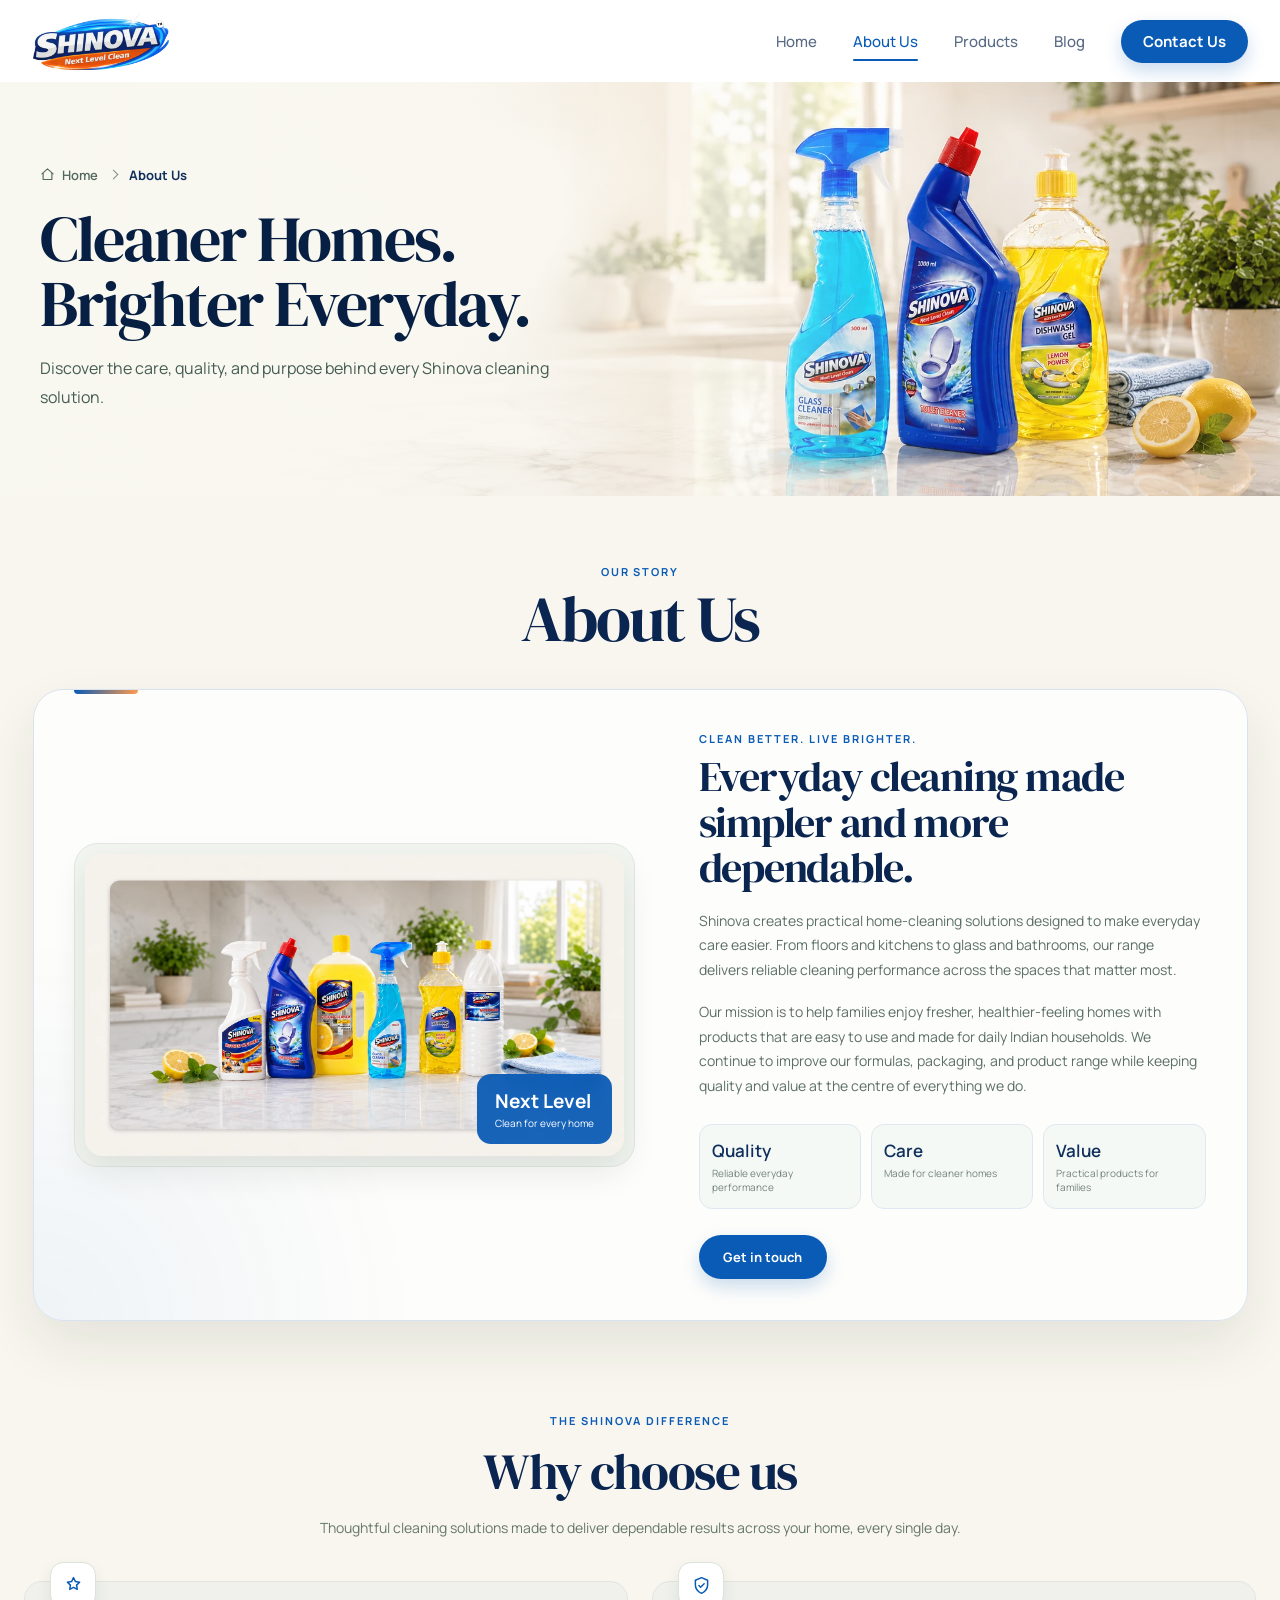
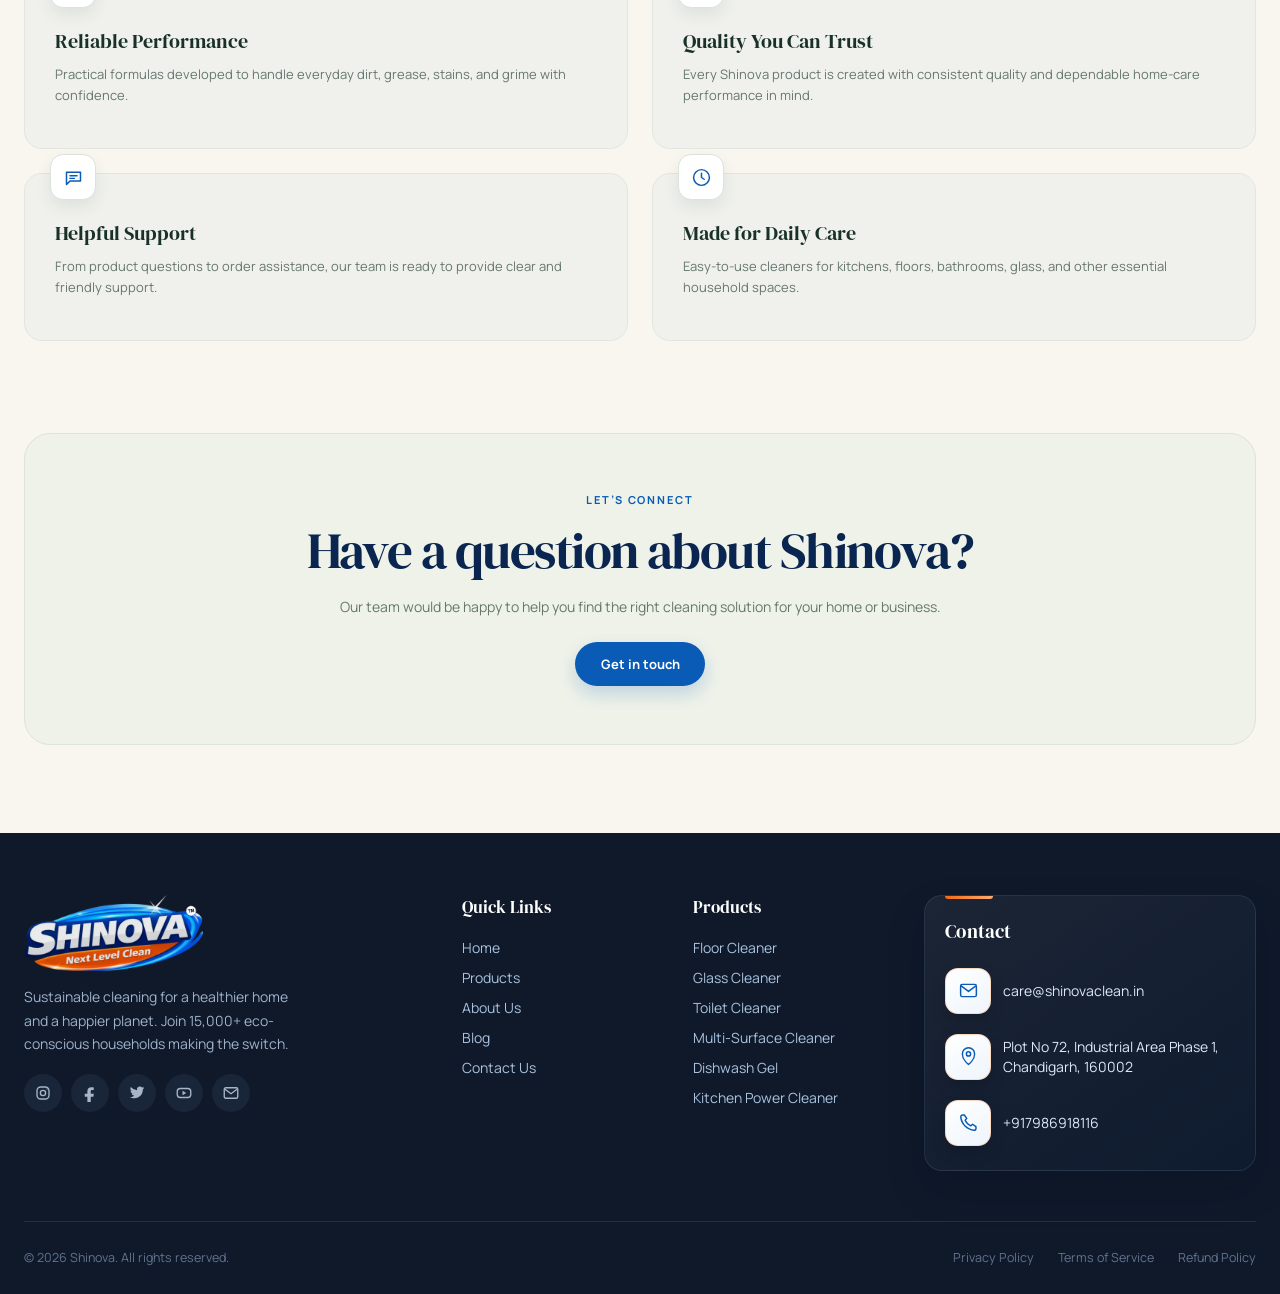
<file: about.html>
<!DOCTYPE html>
<html lang="en">
<head>
    <meta charset="UTF-8">
    <meta name="viewport" content="width=device-width, initial-scale=1.0">
    <title>About Shinova</title>
    <link rel="icon" href="favicon.ico" sizes="any">
    <link rel="preconnect" href="https://fonts.googleapis.com">
    <link rel="preconnect" href="https://fonts.gstatic.com" crossorigin>
    <link href="https://fonts.googleapis.com/css2?family=DM+Serif+Display&family=Manrope:wght@400;500;600;700&display=swap" rel="stylesheet">
    <link rel="stylesheet" href="assects/stylesheet/product.css">
    <link rel="stylesheet" href="assects/stylesheet/about.css">
    <link rel="stylesheet" href="assects/stylesheet/header.css">
    <link rel="stylesheet" href="assects/stylesheet/media.css">

</head>
<body class="inner-page">
    
     <!-- Header -->
    <header class="site-header">

        <nav class="navbar">

            <!-- Logo -->
            <a href="index.html" class="brand-logo" aria-label="Shinova home">
                <img class="brand-logo__image" src="assects/imagess/SHINOVA LOGO (2).webp" alt="Shinova">
                <span class="brand-mark" aria-hidden="true">
                    <svg viewBox="0 0 100 100" fill="currentColor">
                        <path d="M50 8c17 0 31 14 31 31 0 17-14 31-31 31S19 56 19 39 33 8 50 8Z" />
                        <path d="M62 24c8 5 14 14 14 24 0 11-6 21-16 27-2-4-4-8-5-12 5-3 8-8 9-12-4-7-10-13-18-17 5-3 10-5 16-10Z" />
                    </svg>
                </span>
                <span class="brand-name">Shinova</span>
            </a>

            <button class="nav-toggle" type="button" aria-label="Open navigation menu" aria-controls="primary-navigation" aria-expanded="false">
                <span></span>
                <span></span>
                <span></span>
            </button>

            <!-- Menu -->
            <ul class="nav-menu" id="primary-navigation">

                <li>
                    <a href="index.html">Home</a>
                </li>

                <li>
                    <a href="about.html" aria-current="page">
                        About Us
                        <!-- <span class="chevron"></span> -->
                    </a>
                </li>

                <li>
                    <a href="product.html">
                        Products
                        <!-- <span class="chevron"></span> -->
                    </a>
                </li>

                <!-- <li>
                    <a href="#">Wholesale</a>
                </li> -->

                <li>
                    <a href="blog.html">Blog</a>
                </li>

                <li>
                    <a href="contact.html" class="nav-contact-btn">Contact Us</a>
                </li>

            </ul>


        </nav>

    </header>

    <section class="page-hero about-page-hero" aria-labelledby="about-hero-title">
        <img
            class="page-hero__image"
            src="assects/imagess/image37.webp"
            alt="Shinova home cleaning product collection"
        >
        <div class="page-hero__overlay"></div>
        <div class="page-hero__content">
            <nav class="page-breadcrumb" aria-label="Breadcrumb">
                <a href="index.html">
                    <svg viewBox="0 0 24 24" aria-hidden="true"><path d="m3 11 9-8 9 8"/><path d="M5 10v10h14V10"/></svg>
                    Home
                </a>
                <span class="page-breadcrumb__separator" aria-hidden="true"></span>
                <span aria-current="page">About Us</span>
            </nav>
            <h1 id="about-hero-title">Cleaner Homes.<br>Brighter Everyday.</h1>
            <p>Discover the care, quality, and purpose behind every Shinova cleaning solution.</p>
        </div>
    </section>

    <main class="about-page">
        <section class="about-story" aria-labelledby="about-title">
            <header class="about-story__header">
                <span>Our story</span>
                <h1 id="about-title">About Us</h1>
            </header>

            <div class="about-story__grid">
                <div class="about-story__visual">
                    <img src="assects/imagess/image9.webp" alt="Shinova home-cleaning product collection">
                    <div class="about-story__badge">
                        <strong>Next Level</strong>
                        <span>Clean for every home</span>
                    </div>
                </div>

                <div class="about-story__content">
                    <span class="about-story__eyebrow">Clean better. Live brighter.</span>
                    <h2>Everyday cleaning made simpler and more dependable.</h2>
                    <p>Shinova creates practical home-cleaning solutions designed to make everyday care easier. From floors and kitchens to glass and bathrooms, our range delivers reliable cleaning performance across the spaces that matter most.</p>
                    <p>Our mission is to help families enjoy fresher, healthier-feeling homes with products that are easy to use and made for daily Indian households. We continue to improve our formulas, packaging, and product range while keeping quality and value at the centre of everything we do.</p>

                    <div class="about-story__values" aria-label="Shinova values">
                        <div><strong>Quality</strong><span>Reliable everyday performance</span></div>
                        <div><strong>Care</strong><span>Made for cleaner homes</span></div>
                        <div><strong>Value</strong><span>Practical products for families</span></div>
                    </div>

                    <a class="about-story__cta" href="contact.html">Get in touch</a>
                </div>
            </div>
        </section>

        <section class="why-shinova" aria-labelledby="why-shinova-title">
            <div class="why-shinova__header">
                <span>The Shinova difference</span>
                <h2 id="why-shinova-title">Why choose us</h2>
                <p>Thoughtful cleaning solutions made to deliver dependable results across your home, every single day.</p>
            </div>

            <div class="why-shinova__grid">
                <article class="why-card">
                    <span class="why-card__icon" aria-hidden="true">
                        <svg viewBox="0 0 24 24"><path d="m12 3 2.2 4.5L19 8.2l-3.5 3.4.8 4.8L12 14.1l-4.3 2.3.8-4.8L5 8.2l4.8-.7L12 3Z"/></svg>
                    </span>
                    <h3>Reliable Performance</h3>
                    <p>Practical formulas developed to handle everyday dirt, grease, stains, and grime with confidence.</p>
                </article>

                <article class="why-card">
                    <span class="why-card__icon" aria-hidden="true">
                        <svg viewBox="0 0 24 24"><path d="M12 3 5 6v5c0 4.7 2.8 8 7 10 4.2-2 7-5.3 7-10V6l-7-3Z"/><path d="m9 12 2 2 4-4"/></svg>
                    </span>
                    <h3>Quality You Can Trust</h3>
                    <p>Every Shinova product is created with consistent quality and dependable home-care performance in mind.</p>
                </article>

                <article class="why-card">
                    <span class="why-card__icon" aria-hidden="true">
                        <svg viewBox="0 0 24 24"><path d="M4 6h16v10H8l-4 4V6Z"/><path d="M8 10h8M8 13h5"/></svg>
                    </span>
                    <h3>Helpful Support</h3>
                    <p>From product questions to order assistance, our team is ready to provide clear and friendly support.</p>
                </article>

                <article class="why-card">
                    <span class="why-card__icon" aria-hidden="true">
                        <svg viewBox="0 0 24 24"><path d="M12 21a9 9 0 1 0 0-18 9 9 0 0 0 0 18Z"/><path d="M12 7v5l3 2"/></svg>
                    </span>
                    <h3>Made for Daily Care</h3>
                    <p>Easy-to-use cleaners for kitchens, floors, bathrooms, glass, and other essential household spaces.</p>
                </article>
            </div>
        </section>

        <section class="about-contact-cta" aria-labelledby="about-cta-title">
            <span>Let’s connect</span>
            <h2 id="about-cta-title">Have a question about Shinova?</h2>
            <p>Our team would be happy to help you find the right cleaning solution for your home or business.</p>
            <a href="contact.html">Get in touch</a>
        </section>
    </main>

        <footer class="site-footer">
        <div class="site-footer__inner">
            <div class="footer-main">
                <div class="footer-brand">
                    <a class="footer-logo" href="index.html" aria-label="Shinova home">
                        <img class="footer-logo__image" src="assects/imagess/SHINOVA LOGO (2).webp" alt="Shinova">
                        <!-- <span class="footer-logo__mark" aria-hidden="true">&#10019;</span> -->
                        <span>Shinova</span>
                    </a>
                    <p>Sustainable cleaning for a healthier home and a happier planet. Join 15,000+ eco-conscious households making the switch.</p>
                    <div class="footer-socials" aria-label="Social media">
                        <a href="#" aria-label="Instagram">
                            <svg viewBox="0 0 24 24" fill="none" stroke="currentColor" stroke-width="1.8"><rect x="4" y="4" width="16" height="16" rx="5"/><circle cx="12" cy="12" r="3.5"/><circle cx="17.5" cy="6.5" r=".8" fill="currentColor" stroke="none"/></svg>
                        </a>
                        <a href="#" aria-label="Facebook">
                            <svg viewBox="0 0 24 24" fill="currentColor"><path d="M14 8h3V4.5c-.6-.1-1.8-.2-3.2-.2-3.2 0-5.3 1.9-5.3 5.5V13H5v4h3.5v7H13v-7h3.5l.6-4H13v-2.8C13 8.8 13.4 8 14 8Z"/></svg>
                        </a>
                        <a href="#" aria-label="Twitter">
                            <svg viewBox="0 0 24 24" fill="currentColor"><path d="M19.8 7.2v.5c0 5.3-4 11.3-11.3 11.3-2.2 0-4.3-.7-6-1.8h.9c1.9 0 3.6-.6 4.9-1.7a4 4 0 0 1-3.7-2.8c.6.1 1.2.1 1.8-.1a4 4 0 0 1-3.2-3.9c.6.3 1.2.5 1.8.5A4 4 0 0 1 3.8 4a11.3 11.3 0 0 0 8.2 4.2 4 4 0 0 1 6.8-3.6 7.8 7.8 0 0 0 2.5-1 4 4 0 0 1-1.7 2.2 8 8 0 0 0 2.3-.6 8.5 8.5 0 0 1-2.1 2Z"/></svg>
                        </a>
                        <a href="#" aria-label="YouTube">
                            <svg viewBox="0 0 24 24" fill="none" stroke="currentColor" stroke-width="1.8"><rect x="3" y="6" width="18" height="12" rx="4"/><path d="m10 9 5 3-5 3Z" fill="currentColor" stroke="none"/></svg>
                        </a>
                        <a href="mailto:care@shinovaclean.in" aria-label="Email">
                            <svg viewBox="0 0 24 24" fill="none" stroke="currentColor" stroke-width="1.8"><rect x="3" y="5" width="18" height="14" rx="2"/><path d="m4 7 8 6 8-6"/></svg>
                        </a>
                    </div>
                </div>

                <nav class="footer-links" aria-label="Quick Links">
                    <h3>Quick Links</h3>
                    <a href="index.html">Home</a><a href="product.html">Products</a><a href="about.html">About Us</a><a href="blog.html">Blog</a><a href="contact.html">Contact Us</a>
                </nav>
                <nav class="footer-links" aria-label="Products">
                    <h3>Products</h3>
                    <a href="single.html?product=floor-cleaner">Floor Cleaner</a><a href="single.html?product=glass-cleaner">Glass Cleaner</a><a href="single.html?product=toilet-cleaner">Toilet Cleaner</a><a href="single.html?product=multi-surface">Multi-Surface Cleaner</a><a href="single.html?product=dishwash-gel">Dishwash Gel</a><a href="single.html?product=kitchen-cleaner">Kitchen Power Cleaner</a>
                </nav>
                <address class="footer-contact" aria-label="Contact details">
                    <h3>Contact</h3>
                    <a href="mailto:care@shinovaclean.in"><span class="footer-contact__icon"><svg viewBox="0 0 24 24"><rect x="3" y="5" width="18" height="14" rx="2"/><path d="m4 7 8 6 8-6"/></svg></span><span>care@shinovaclean.in</span></a>
                    <div><span class="footer-contact__icon"><svg viewBox="0 0 24 24"><path d="M12 21s7-5.2 7-12a7 7 0 1 0-14 0c0 6.8 7 12 7 12Z"/><circle cx="12" cy="9" r="2.4"/></svg></span><span>Plot No 72, Industrial Area Phase 1,<br>Chandigarh, 160002</span></div>
                    <a class="footer-contact__phone" href="tel:+917986918116"><span class="footer-contact__icon"><svg viewBox="0 0 24 24"><path d="M7.2 3.5 10 7.3 8.2 9.5c1.3 2.8 3.5 5 6.3 6.3l2.2-1.8 3.8 2.8v2.3c0 1-1 1.8-2 1.7C10.4 20.1 3.9 13.6 3.2 5.5c-.1-1 .7-2 1.7-2h2.3Z"/></svg></span><span>+917986918116</span></a>
                </address>
            </div>

            <div class="footer-bottom">
                <p>&copy; 2026 Shinova. All rights reserved.</p>
                <div class="footer-legal"><a href="privacy.html">Privacy Policy</a><a href="term.html">Terms of Service</a><a href="refund.html">Refund Policy</a></div>
            </div>
        </div>
    </footer>
    <script src="assects/navigation.js"></script>
</body>
</html>
</file>
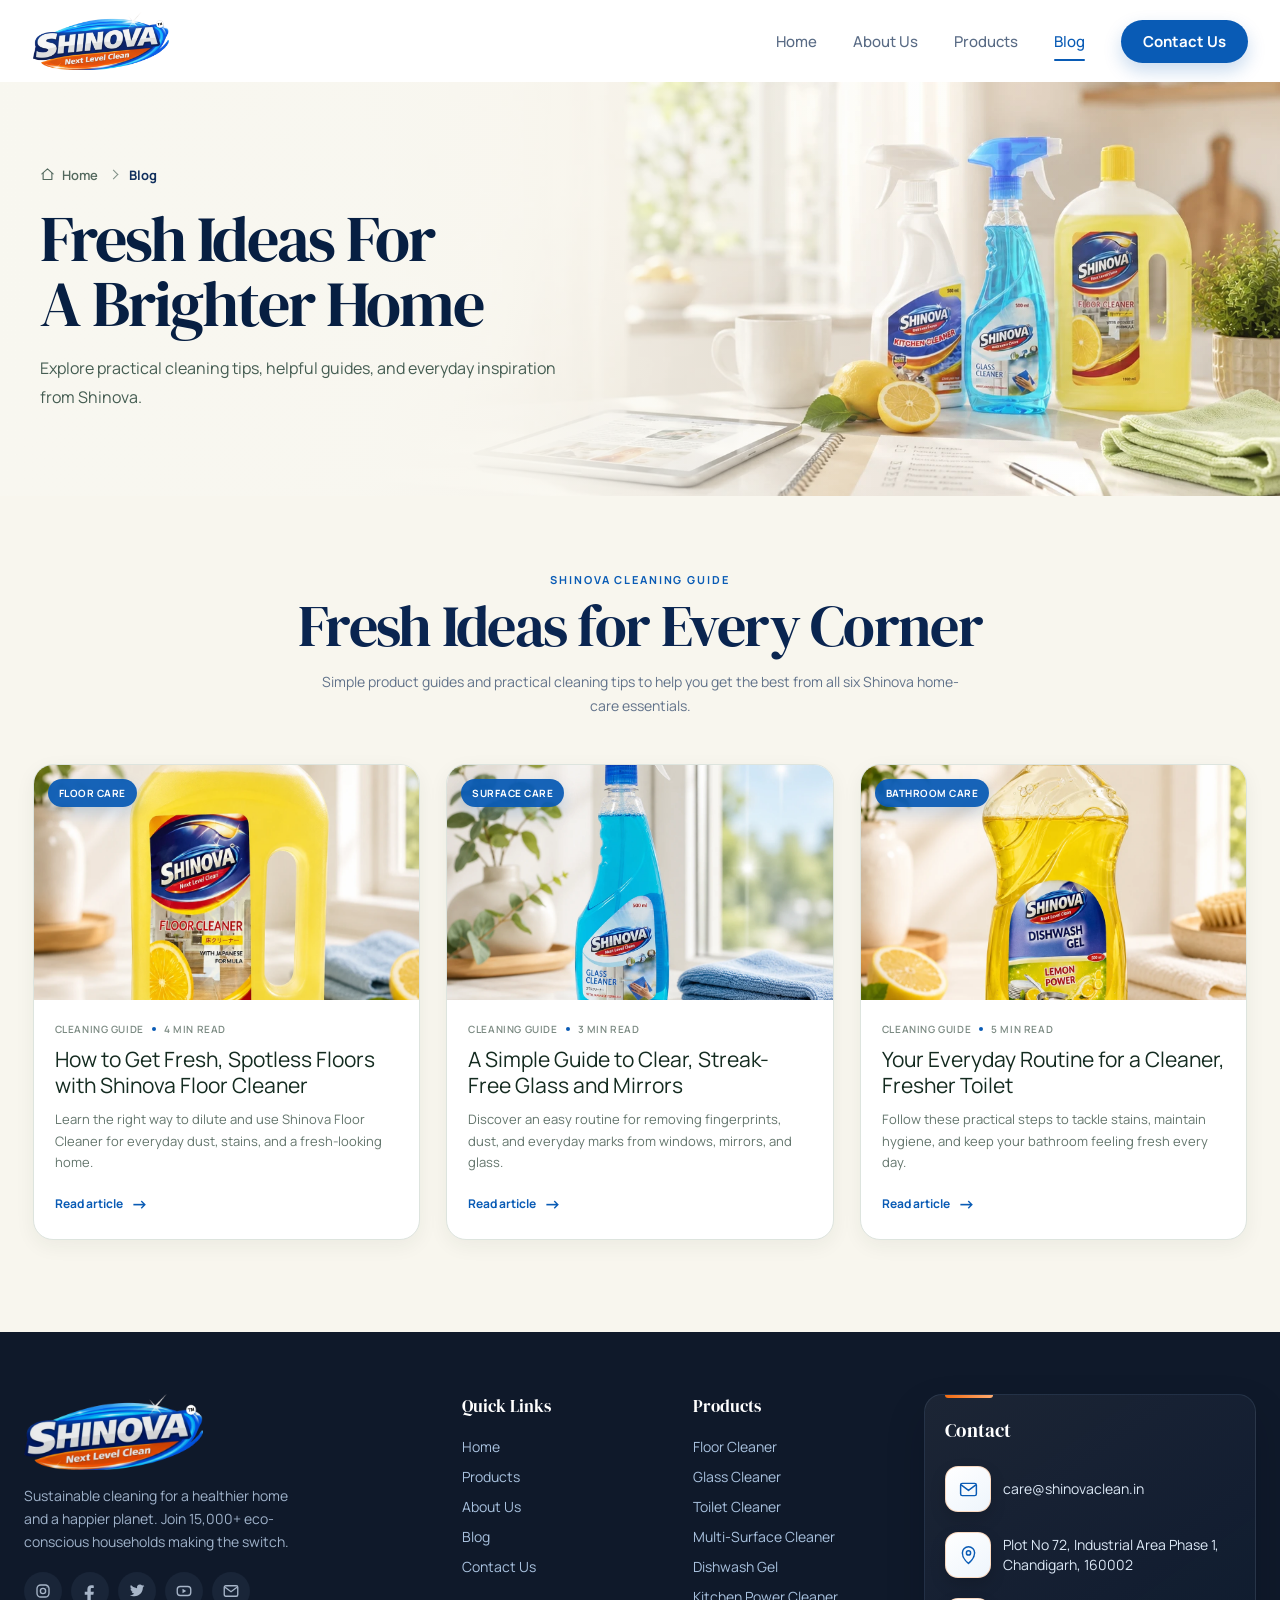
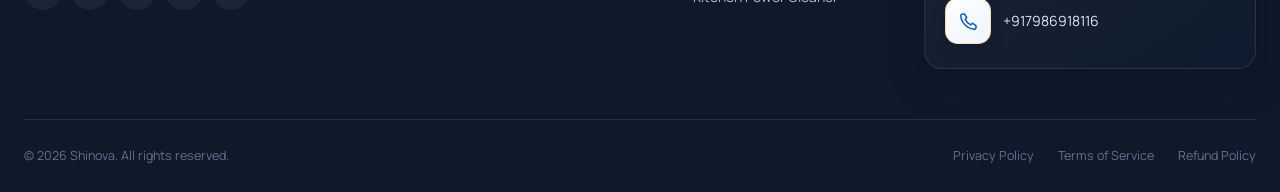
<file: blog.html>
<!DOCTYPE html>
<html lang="en">
<head>
    <meta charset="UTF-8">
    <meta name="viewport" content="width=device-width, initial-scale=1.0">
    <title>Shinova Cleaning Product</title>
    <link rel="icon" href="favicon.ico" sizes="any">
    <link rel="preconnect" href="https://fonts.googleapis.com">
    <link rel="preconnect" href="https://fonts.gstatic.com" crossorigin>
    <link href="https://fonts.googleapis.com/css2?family=DM+Serif+Display&family=Manrope:wght@400;500;600;700&display=swap" rel="stylesheet">
    <link rel="stylesheet" href="assects/stylesheet/contact.css">
    <link rel="stylesheet" href="assects/stylesheet/blog.css">
    <link rel="stylesheet" href="assects/stylesheet/header.css">
    <link rel="stylesheet" href="assects/stylesheet/media.css">

</head>
<body class="inner-page">
    
     <!-- Header -->
    <header class="site-header">

        <nav class="navbar">

            <!-- Logo -->
            <a href="index.html" class="brand-logo" aria-label="Shinova home">
                <img class="brand-logo__image" src="assects/imagess/SHINOVA LOGO (2).webp" alt="Shinova">
                <span class="brand-mark" aria-hidden="true">
                    <svg viewBox="0 0 100 100" fill="currentColor">
                        <path d="M50 8c17 0 31 14 31 31 0 17-14 31-31 31S19 56 19 39 33 8 50 8Z" />
                        <path d="M62 24c8 5 14 14 14 24 0 11-6 21-16 27-2-4-4-8-5-12 5-3 8-8 9-12-4-7-10-13-18-17 5-3 10-5 16-10Z" />
                    </svg>
                </span>
                <span class="brand-name">Shinova</span>
            </a>

            <button class="nav-toggle" type="button" aria-label="Open navigation menu" aria-controls="primary-navigation" aria-expanded="false">
                <span></span>
                <span></span>
                <span></span>
            </button>

            <!-- Menu -->
            <ul class="nav-menu" id="primary-navigation">

                <li>
                    <a href="index.html">Home</a>
                </li>

                <li>
                    <a href="about.html">
                        About Us
                        <!-- <span class="chevron"></span> -->
                    </a>
                </li>

                <li>
                    <a href="product.html">
                        Products
                        <!-- <span class="chevron"></span> -->
                    </a>
                </li>

                <!-- <li>
                    <a href="#">Wholesale</a>
                </li> -->

                <li>
                    <a href="blog.html" aria-current="page">Blog</a>
                </li>

                <li>
                    <a href="contact.html" class="nav-contact-btn">Contact Us</a>
                </li>

            </ul>


        </nav>

    </header>

    <section class="page-hero" aria-labelledby="blog-hero-title">
        <img
            class="page-hero__image"
            src="assects/imagess/image15.webp"
            alt="Shinova cleaning products for everyday home care"
        >
        <div class="page-hero__overlay"></div>
        <div class="page-hero__content">
            <nav class="page-breadcrumb" aria-label="Breadcrumb">
                <a href="index.html">
                    <svg viewBox="0 0 24 24" aria-hidden="true"><path d="m3 11 9-8 9 8"/><path d="M5 10v10h14V10"/></svg>
                    Home
                </a>
                <span class="page-breadcrumb__separator" aria-hidden="true"></span>
                <span aria-current="page">Blog</span>
            </nav>
            <h1 id="blog-hero-title">Fresh Ideas For<br>A Brighter Home</h1>
            <p>Explore practical cleaning tips, helpful guides, and everyday inspiration from Shinova.</p>
        </div>
    </section>

    <main id="blog-content" class="blog-content">
        <header class="blog-heading">
            <span>Shinova cleaning guide</span>
            <h2>Fresh Ideas for Every Corner</h2>
            <p>Simple product guides and practical cleaning tips to help you get the best from all six Shinova home-care essentials.</p>
        </header>

        <section class="blog-grid" aria-label="Shinova product blogs">
            <article class="blog-card">
                <a class="blog-card__image" href="singleblog.html?blog=floor-cleaner" aria-label="Read the Shinova Floor Cleaner guide">
                    <img src="assects/imagess/image3.webp" alt="Shinova Floor Cleaner">
                    <span>Floor Care</span>
                </a>
                <div class="blog-card__content">
                    <p class="blog-card__meta">Cleaning guide <span></span> 4 min read</p>
                    <h3><a href="singleblog.html?blog=floor-cleaner">How to Get Fresh, Spotless Floors with Shinova Floor Cleaner</a></h3>
                    <p>Learn the right way to dilute and use Shinova Floor Cleaner for everyday dust, stains, and a fresh-looking home.</p>
                    <a class="blog-card__link" href="singleblog.html?blog=floor-cleaner">Read article <span>→</span></a>
                </div>
            </article>

            <article class="blog-card">
                <a class="blog-card__image" href="singleblog.html?blog=glass-cleaner" aria-label="Read the Shinova Glass Cleaner guide">
                    <img src="assects/imagess/image4.webp" alt="Shinova Glass Cleaner">
                    <span>Surface Care</span>
                </a>
                <div class="blog-card__content">
                    <p class="blog-card__meta">Cleaning guide <span></span> 3 min read</p>
                    <h3><a href="singleblog.html?blog=glass-cleaner">A Simple Guide to Clear, Streak-Free Glass and Mirrors</a></h3>
                    <p>Discover an easy routine for removing fingerprints, dust, and everyday marks from windows, mirrors, and glass.</p>
                    <a class="blog-card__link" href="singleblog.html?blog=glass-cleaner">Read article <span>→</span></a>
                </div>
            </article>

            <article class="blog-card">
                <a class="blog-card__image" href="singleblog.html?blog=toilet-cleaner" aria-label="Read the Shinova Toilet Cleaner guide">
                    <img src="assects/imagess/image5.webp" alt="Shinova Toilet Cleaner">
                    <span>Bathroom Care</span>
                </a>
                <div class="blog-card__content">
                    <p class="blog-card__meta">Cleaning guide <span></span> 5 min read</p>
                    <h3><a href="singleblog.html?blog=toilet-cleaner">Your Everyday Routine for a Cleaner, Fresher Toilet</a></h3>
                    <p>Follow these practical steps to tackle stains, maintain hygiene, and keep your bathroom feeling fresh every day.</p>
                    <a class="blog-card__link" href="singleblog.html?blog=toilet-cleaner">Read article <span>→</span></a>
                </div>
            </article>

        </section>
    </main>

        <footer class="site-footer">
        <div class="site-footer__inner">
            <div class="footer-main">
                <div class="footer-brand">
                    <a class="footer-logo" href="index.html" aria-label="Shinova home">
                        <img class="footer-logo__image" src="assects/imagess/SHINOVA LOGO (2).webp" alt="Shinova">
                        <!-- <span class="footer-logo__mark" aria-hidden="true">&#10019;</span> -->
                        <span>Shinova</span>
                    </a>
                    <p>Sustainable cleaning for a healthier home and a happier planet. Join 15,000+ eco-conscious households making the switch.</p>
                    <div class="footer-socials" aria-label="Social media">
                        <a href="#" aria-label="Instagram">
                            <svg viewBox="0 0 24 24" fill="none" stroke="currentColor" stroke-width="1.8"><rect x="4" y="4" width="16" height="16" rx="5"/><circle cx="12" cy="12" r="3.5"/><circle cx="17.5" cy="6.5" r=".8" fill="currentColor" stroke="none"/></svg>
                        </a>
                        <a href="#" aria-label="Facebook">
                            <svg viewBox="0 0 24 24" fill="currentColor"><path d="M14 8h3V4.5c-.6-.1-1.8-.2-3.2-.2-3.2 0-5.3 1.9-5.3 5.5V13H5v4h3.5v7H13v-7h3.5l.6-4H13v-2.8C13 8.8 13.4 8 14 8Z"/></svg>
                        </a>
                        <a href="#" aria-label="Twitter">
                            <svg viewBox="0 0 24 24" fill="currentColor"><path d="M19.8 7.2v.5c0 5.3-4 11.3-11.3 11.3-2.2 0-4.3-.7-6-1.8h.9c1.9 0 3.6-.6 4.9-1.7a4 4 0 0 1-3.7-2.8c.6.1 1.2.1 1.8-.1a4 4 0 0 1-3.2-3.9c.6.3 1.2.5 1.8.5A4 4 0 0 1 3.8 4a11.3 11.3 0 0 0 8.2 4.2 4 4 0 0 1 6.8-3.6 7.8 7.8 0 0 0 2.5-1 4 4 0 0 1-1.7 2.2 8 8 0 0 0 2.3-.6 8.5 8.5 0 0 1-2.1 2Z"/></svg>
                        </a>
                        <a href="#" aria-label="YouTube">
                            <svg viewBox="0 0 24 24" fill="none" stroke="currentColor" stroke-width="1.8"><rect x="3" y="6" width="18" height="12" rx="4"/><path d="m10 9 5 3-5 3Z" fill="currentColor" stroke="none"/></svg>
                        </a>
                        <a href="mailto:care@shinovaclean.in" aria-label="Email">
                            <svg viewBox="0 0 24 24" fill="none" stroke="currentColor" stroke-width="1.8"><rect x="3" y="5" width="18" height="14" rx="2"/><path d="m4 7 8 6 8-6"/></svg>
                        </a>
                    </div>
                </div>

                <nav class="footer-links" aria-label="Quick Links">
                    <h3>Quick Links</h3>
                    <a href="index.html">Home</a><a href="product.html">Products</a><a href="about.html">About Us</a><a href="blog.html">Blog</a><a href="contact.html">Contact Us</a>
                </nav>
                <nav class="footer-links" aria-label="Products">
                    <h3>Products</h3>
                    <a href="single.html?product=floor-cleaner">Floor Cleaner</a><a href="single.html?product=glass-cleaner">Glass Cleaner</a><a href="single.html?product=toilet-cleaner">Toilet Cleaner</a><a href="single.html?product=multi-surface">Multi-Surface Cleaner</a><a href="single.html?product=dishwash-gel">Dishwash Gel</a><a href="single.html?product=kitchen-cleaner">Kitchen Power Cleaner</a>
                </nav>
                <address class="footer-contact" aria-label="Contact details">
                    <h3>Contact</h3>
                    <a href="mailto:care@shinovaclean.in"><span class="footer-contact__icon"><svg viewBox="0 0 24 24"><rect x="3" y="5" width="18" height="14" rx="2"/><path d="m4 7 8 6 8-6"/></svg></span><span>care@shinovaclean.in</span></a>
                    <div><span class="footer-contact__icon"><svg viewBox="0 0 24 24"><path d="M12 21s7-5.2 7-12a7 7 0 1 0-14 0c0 6.8 7 12 7 12Z"/><circle cx="12" cy="9" r="2.4"/></svg></span><span>Plot No 72, Industrial Area Phase 1,<br>Chandigarh, 160002</span></div>
                    <a class="footer-contact__phone" href="tel:+917986918116"><span class="footer-contact__icon"><svg viewBox="0 0 24 24"><path d="M7.2 3.5 10 7.3 8.2 9.5c1.3 2.8 3.5 5 6.3 6.3l2.2-1.8 3.8 2.8v2.3c0 1-1 1.8-2 1.7C10.4 20.1 3.9 13.6 3.2 5.5c-.1-1 .7-2 1.7-2h2.3Z"/></svg></span><span>+917986918116</span></a>
                </address>
            </div>

            <div class="footer-bottom">
                <p>&copy; 2026 Shinova. All rights reserved.</p>
                <div class="footer-legal"><a href="privacy.html">Privacy Policy</a><a href="term.html">Terms of Service</a><a href="refund.html">Refund Policy</a></div>
            </div>
        </div>
    </footer>
    <script src="assects/navigation.js"></script>


</body>
</html>
</file>
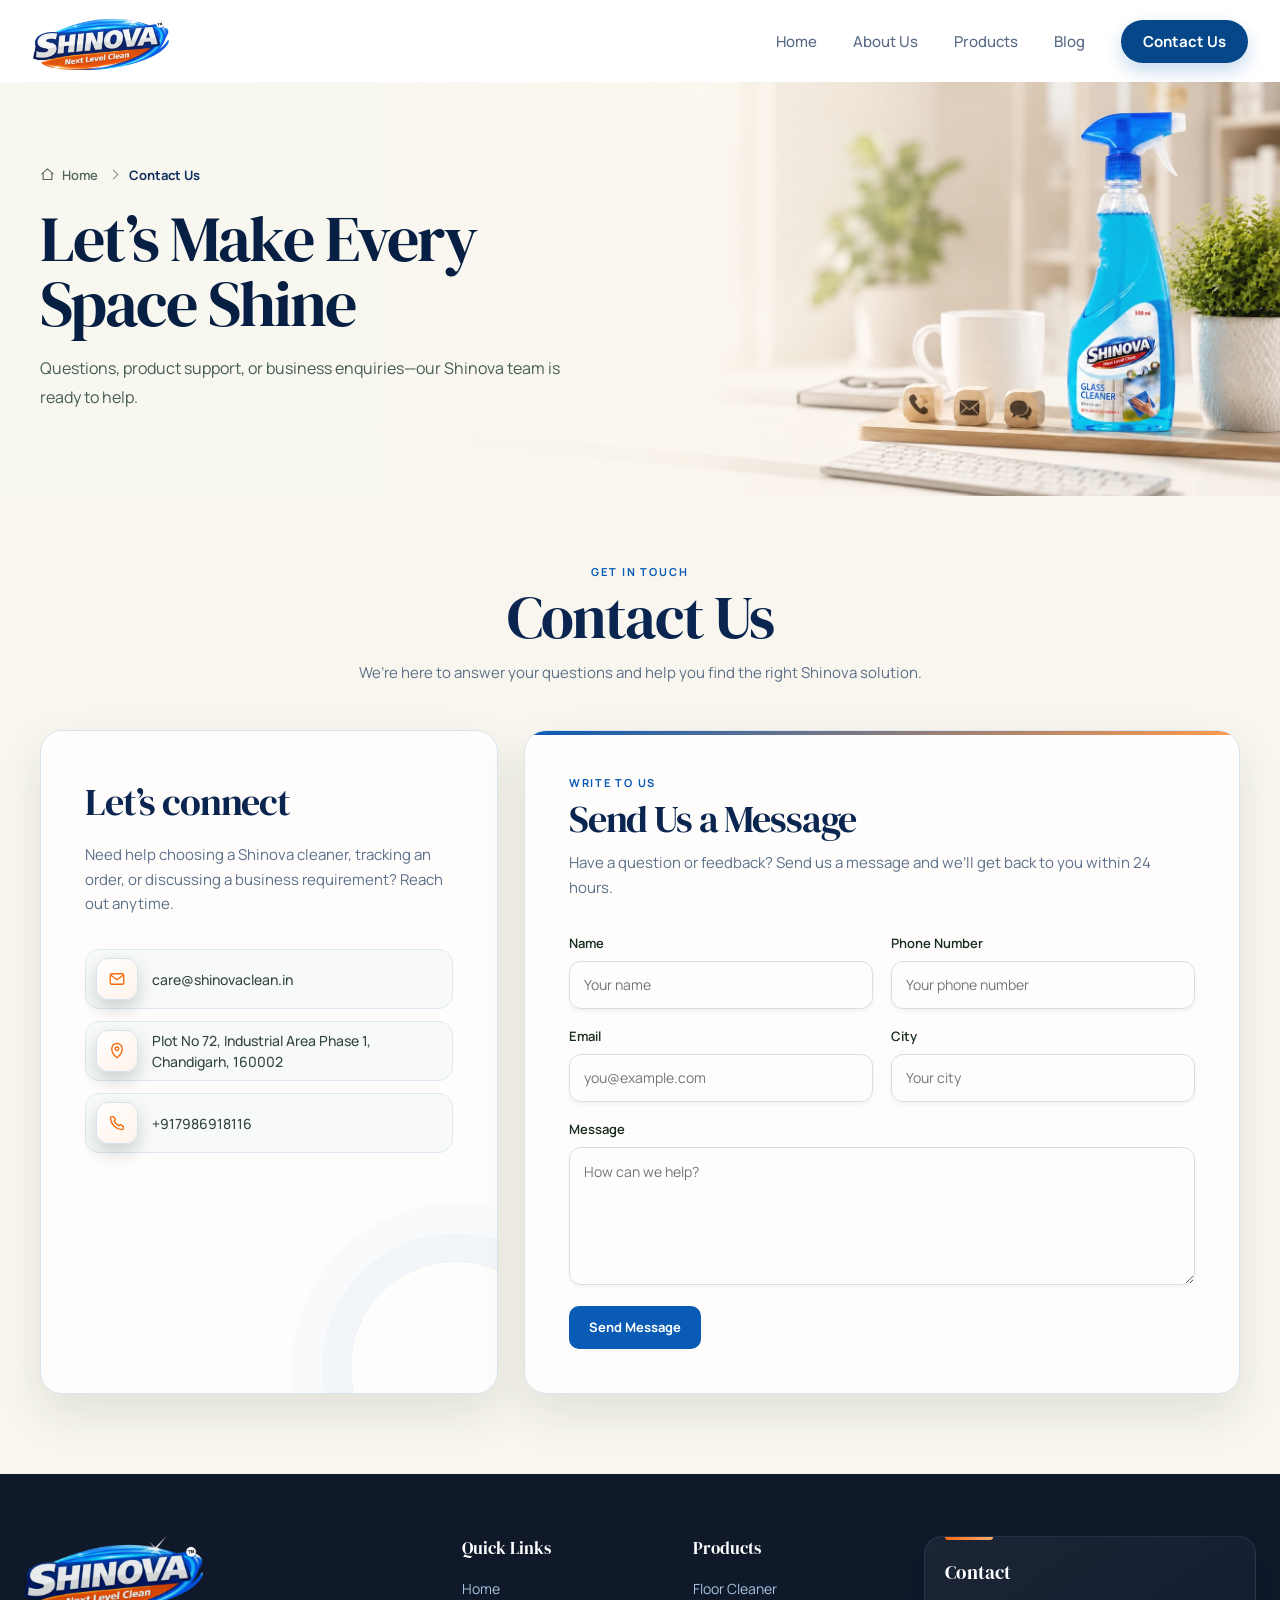
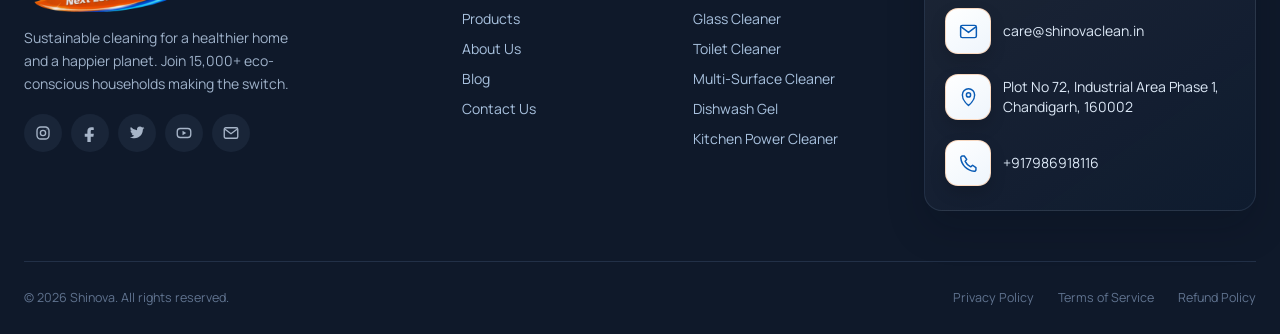
<file: contact.html>
<!DOCTYPE html>
<html lang="en">
<head>
    <meta charset="UTF-8">
    <meta name="viewport" content="width=device-width, initial-scale=1.0">
    <title>Shinova Cleaning Product</title>
    <link rel="icon" href="favicon.ico" sizes="any">
    <link rel="preconnect" href="https://fonts.googleapis.com">
    <link rel="preconnect" href="https://fonts.gstatic.com" crossorigin>
    <link href="https://fonts.googleapis.com/css2?family=DM+Serif+Display&family=Manrope:wght@400;500;600;700&display=swap" rel="stylesheet">
    <link rel="stylesheet" href="assects/stylesheet/contact.css">
    <link rel="stylesheet" href="assects/stylesheet/header.css">
    <link rel="stylesheet" href="assects/stylesheet/media.css">

</head>
<body class="inner-page">
    
     <!-- Header -->
    <header class="site-header">

        <nav class="navbar">

            <!-- Logo -->
            <a href="index.html" class="brand-logo" aria-label="Shinova home">
                <img class="brand-logo__image" src="assects/imagess/SHINOVA LOGO (2).webp" alt="Shinova">
                <span class="brand-mark" aria-hidden="true">
                    <svg viewBox="0 0 100 100" fill="currentColor">
                        <path d="M50 8c17 0 31 14 31 31 0 17-14 31-31 31S19 56 19 39 33 8 50 8Z" />
                        <path d="M62 24c8 5 14 14 14 24 0 11-6 21-16 27-2-4-4-8-5-12 5-3 8-8 9-12-4-7-10-13-18-17 5-3 10-5 16-10Z" />
                    </svg>
                </span>
                <span class="brand-name">Shinova</span>
            </a>

            <button class="nav-toggle" type="button" aria-label="Open navigation menu" aria-controls="primary-navigation" aria-expanded="false">
                <span></span>
                <span></span>
                <span></span>
            </button>

            <!-- Menu -->
            <ul class="nav-menu" id="primary-navigation">

                <li>
                    <a href="index.html">Home</a>
                </li>

                <li>
                    <a href="about.html">
                        About Us
                        <!-- <span class="chevron"></span> -->
                    </a>
                </li>

                <li>
                    <a href="product.html">
                        Products
                        <!-- <span class="chevron"></span> -->
                    </a>
                </li>

                <li>
                    <a href="blog.html">Blog</a>
                </li>

                <li>
                    <a href="contact.html" class="nav-contact-btn" aria-current="page">Contact Us</a>
                </li>

            </ul>


        </nav>

    </header>

    <section class="page-hero contact-page-hero" aria-labelledby="contact-hero-title">
        <img
            class="page-hero__image"
            src="assects/imagess/image18.webp"
            alt="Shinova cleaning products in a bright home"
        >
        <div class="page-hero__overlay"></div>
        <div class="page-hero__content">
            <nav class="page-breadcrumb" aria-label="Breadcrumb">
                <a href="index.html">
                    <svg viewBox="0 0 24 24" aria-hidden="true"><path d="m3 11 9-8 9 8"/><path d="M5 10v10h14V10"/></svg>
                    Home
                </a>
                <span class="page-breadcrumb__separator" aria-hidden="true"></span>
                <span aria-current="page">Contact Us</span>
            </nav>
            <h1 id="contact-hero-title">Let’s Make Every<br>Space Shine</h1>
            <p>Questions, product support, or business enquiries—our Shinova team is ready to help.</p>
        </div>
    </section>

    <main class="contact-main">
        <header class="contact-main-heading">
            <span>Get in touch</span>
            <h1>Contact Us</h1>
            <p>We’re here to answer your questions and help you find the right Shinova solution.</p>
        </header>

        <section class="contact-main-grid" aria-labelledby="contact-page-title">
            <div class="contact-info-panel">
                <h2 id="contact-page-title">Let’s connect</h2>
                <p>Need help choosing a Shinova cleaner, tracking an order, or discussing a business requirement? Reach out anytime.</p>

                <div class="contact-info-list">
                    <a href="mailto:care@shinovaclean.in">
                        <span class="contact-info-icon" aria-hidden="true">
                            <svg viewBox="0 0 24 24"><rect x="3" y="5" width="18" height="14" rx="2"/><path d="m4 7 8 6 8-6"/></svg>
                        </span>
                        <span>care@shinovaclean.in</span>
                    </a>

                    <div class="contact-info-row">
                        <span class="contact-info-icon" aria-hidden="true">
                            <svg viewBox="0 0 24 24"><path d="M12 21s7-5.2 7-12a7 7 0 1 0-14 0c0 6.8 7 12 7 12Z"/><circle cx="12" cy="9" r="2.4"/></svg>
                        </span>
                        <span>Plot No 72, Industrial Area Phase 1,<br>Chandigarh, 160002</span>
                    </div>

                    <a href="tel:+917986918116">
                        <span class="contact-info-icon" aria-hidden="true">
                            <svg viewBox="0 0 24 24"><path d="M7.2 3.5 10 7.3 8.2 9.5c1.3 2.8 3.5 5 6.3 6.3l2.2-1.8 3.8 2.8v2.3c0 1-1 1.8-2 1.7C10.4 20.1 3.9 13.6 3.2 5.5c-.1-1 .7-2 1.7-2h2.3Z"/></svg>
                        </span>
                        <span>+917986918116</span>
                    </a>
                </div>
            </div>

            <div class="contact-form-panel" id="contact-form">
                <span class="contact-form-panel__eyebrow">Write to us</span>
                <h2>Send Us a Message</h2>
                <p>Have a question or feedback? Send us a message and we’ll get back to you within 24 hours.</p>

                <form class="contact-page-form" action="#" method="post">
                    <div class="contact-page-form__row">
                        <div class="contact-page-form__field">
                            <label for="contact-name">Name</label>
                            <input id="contact-name" type="text" name="name" placeholder="Your name" autocomplete="name" required>
                        </div>

                        <div class="contact-page-form__field">
                            <label for="contact-phone">Phone Number</label>
                            <input id="contact-phone" type="tel" name="phone" placeholder="Your phone number" autocomplete="tel" required>
                        </div>
                    </div>

                    <div class="contact-page-form__row">
                        <div class="contact-page-form__field">
                            <label for="contact-email">Email</label>
                            <input id="contact-email" type="email" name="email" placeholder="you@example.com" autocomplete="email" required>
                        </div>

                        <div class="contact-page-form__field">
                            <label for="contact-city">City</label>
                            <input id="contact-city" type="text" name="city" placeholder="Your city" autocomplete="address-level2" required>
                        </div>
                    </div>

                    <label for="contact-message">Message</label>
                    <textarea id="contact-message" name="message" placeholder="How can we help?" required></textarea>

                    <button type="submit">Send Message</button>
                </form>
            </div>
        </section>
    </main>

        <footer class="site-footer">
        <div class="site-footer__inner">
            <div class="footer-main">
                <div class="footer-brand">
                    <a class="footer-logo" href="index.html" aria-label="Shinova home">
                        <img class="footer-logo__image" src="assects/imagess/SHINOVA LOGO (2).webp" alt="Shinova">
                        <!-- <span class="footer-logo__mark" aria-hidden="true">&#10019;</span> -->
                        <span>Shinova</span>
                    </a>
                    <p>Sustainable cleaning for a healthier home and a happier planet. Join 15,000+ eco-conscious households making the switch.</p>
                    <div class="footer-socials" aria-label="Social media">
                        <a href="#" aria-label="Instagram">
                            <svg viewBox="0 0 24 24" fill="none" stroke="currentColor" stroke-width="1.8"><rect x="4" y="4" width="16" height="16" rx="5"/><circle cx="12" cy="12" r="3.5"/><circle cx="17.5" cy="6.5" r=".8" fill="currentColor" stroke="none"/></svg>
                        </a>
                        <a href="#" aria-label="Facebook">
                            <svg viewBox="0 0 24 24" fill="currentColor"><path d="M14 8h3V4.5c-.6-.1-1.8-.2-3.2-.2-3.2 0-5.3 1.9-5.3 5.5V13H5v4h3.5v7H13v-7h3.5l.6-4H13v-2.8C13 8.8 13.4 8 14 8Z"/></svg>
                        </a>
                        <a href="#" aria-label="Twitter">
                            <svg viewBox="0 0 24 24" fill="currentColor"><path d="M19.8 7.2v.5c0 5.3-4 11.3-11.3 11.3-2.2 0-4.3-.7-6-1.8h.9c1.9 0 3.6-.6 4.9-1.7a4 4 0 0 1-3.7-2.8c.6.1 1.2.1 1.8-.1a4 4 0 0 1-3.2-3.9c.6.3 1.2.5 1.8.5A4 4 0 0 1 3.8 4a11.3 11.3 0 0 0 8.2 4.2 4 4 0 0 1 6.8-3.6 7.8 7.8 0 0 0 2.5-1 4 4 0 0 1-1.7 2.2 8 8 0 0 0 2.3-.6 8.5 8.5 0 0 1-2.1 2Z"/></svg>
                        </a>
                        <a href="#" aria-label="YouTube">
                            <svg viewBox="0 0 24 24" fill="none" stroke="currentColor" stroke-width="1.8"><rect x="3" y="6" width="18" height="12" rx="4"/><path d="m10 9 5 3-5 3Z" fill="currentColor" stroke="none"/></svg>
                        </a>
                        <a href="mailto:care@shinovaclean.in" aria-label="Email">
                            <svg viewBox="0 0 24 24" fill="none" stroke="currentColor" stroke-width="1.8"><rect x="3" y="5" width="18" height="14" rx="2"/><path d="m4 7 8 6 8-6"/></svg>
                        </a>
                    </div>
                </div>

                <nav class="footer-links" aria-label="Quick Links">
                    <h3>Quick Links</h3>
                    <a href="index.html">Home</a><a href="product.html">Products</a><a href="about.html">About Us</a><a href="blog.html">Blog</a><a href="contact.html">Contact Us</a>
                </nav>
                <nav class="footer-links" aria-label="Products">
                    <h3>Products</h3>
                    <a href="single.html?product=floor-cleaner">Floor Cleaner</a><a href="single.html?product=glass-cleaner">Glass Cleaner</a><a href="single.html?product=toilet-cleaner">Toilet Cleaner</a><a href="single.html?product=multi-surface">Multi-Surface Cleaner</a><a href="single.html?product=dishwash-gel">Dishwash Gel</a><a href="single.html?product=kitchen-cleaner">Kitchen Power Cleaner</a>
                </nav>
                <address class="footer-contact" aria-label="Contact details">
                    <h3>Contact</h3>
                    <a href="mailto:care@shinovaclean.in"><span class="footer-contact__icon"><svg viewBox="0 0 24 24"><rect x="3" y="5" width="18" height="14" rx="2"/><path d="m4 7 8 6 8-6"/></svg></span><span>care@shinovaclean.in</span></a>
                    <div><span class="footer-contact__icon"><svg viewBox="0 0 24 24"><path d="M12 21s7-5.2 7-12a7 7 0 1 0-14 0c0 6.8 7 12 7 12Z"/><circle cx="12" cy="9" r="2.4"/></svg></span><span>Plot No 72, Industrial Area Phase 1,<br>Chandigarh, 160002</span></div>
                    <a class="footer-contact__phone" href="tel:+917986918116"><span class="footer-contact__icon"><svg viewBox="0 0 24 24"><path d="M7.2 3.5 10 7.3 8.2 9.5c1.3 2.8 3.5 5 6.3 6.3l2.2-1.8 3.8 2.8v2.3c0 1-1 1.8-2 1.7C10.4 20.1 3.9 13.6 3.2 5.5c-.1-1 .7-2 1.7-2h2.3Z"/></svg></span><span>+917986918116</span></a>
                </address>
            </div>

            <div class="footer-bottom">
                <p>&copy; 2026 Shinova. All rights reserved.</p>
                <div class="footer-legal"><a href="privacy.html">Privacy Policy</a><a href="term.html">Terms of Service</a><a href="refund.html">Refund Policy</a></div>
            </div>
        </div>
    </footer>
    <script src="assects/navigation.js"></script>


</body>
</html>
</file>
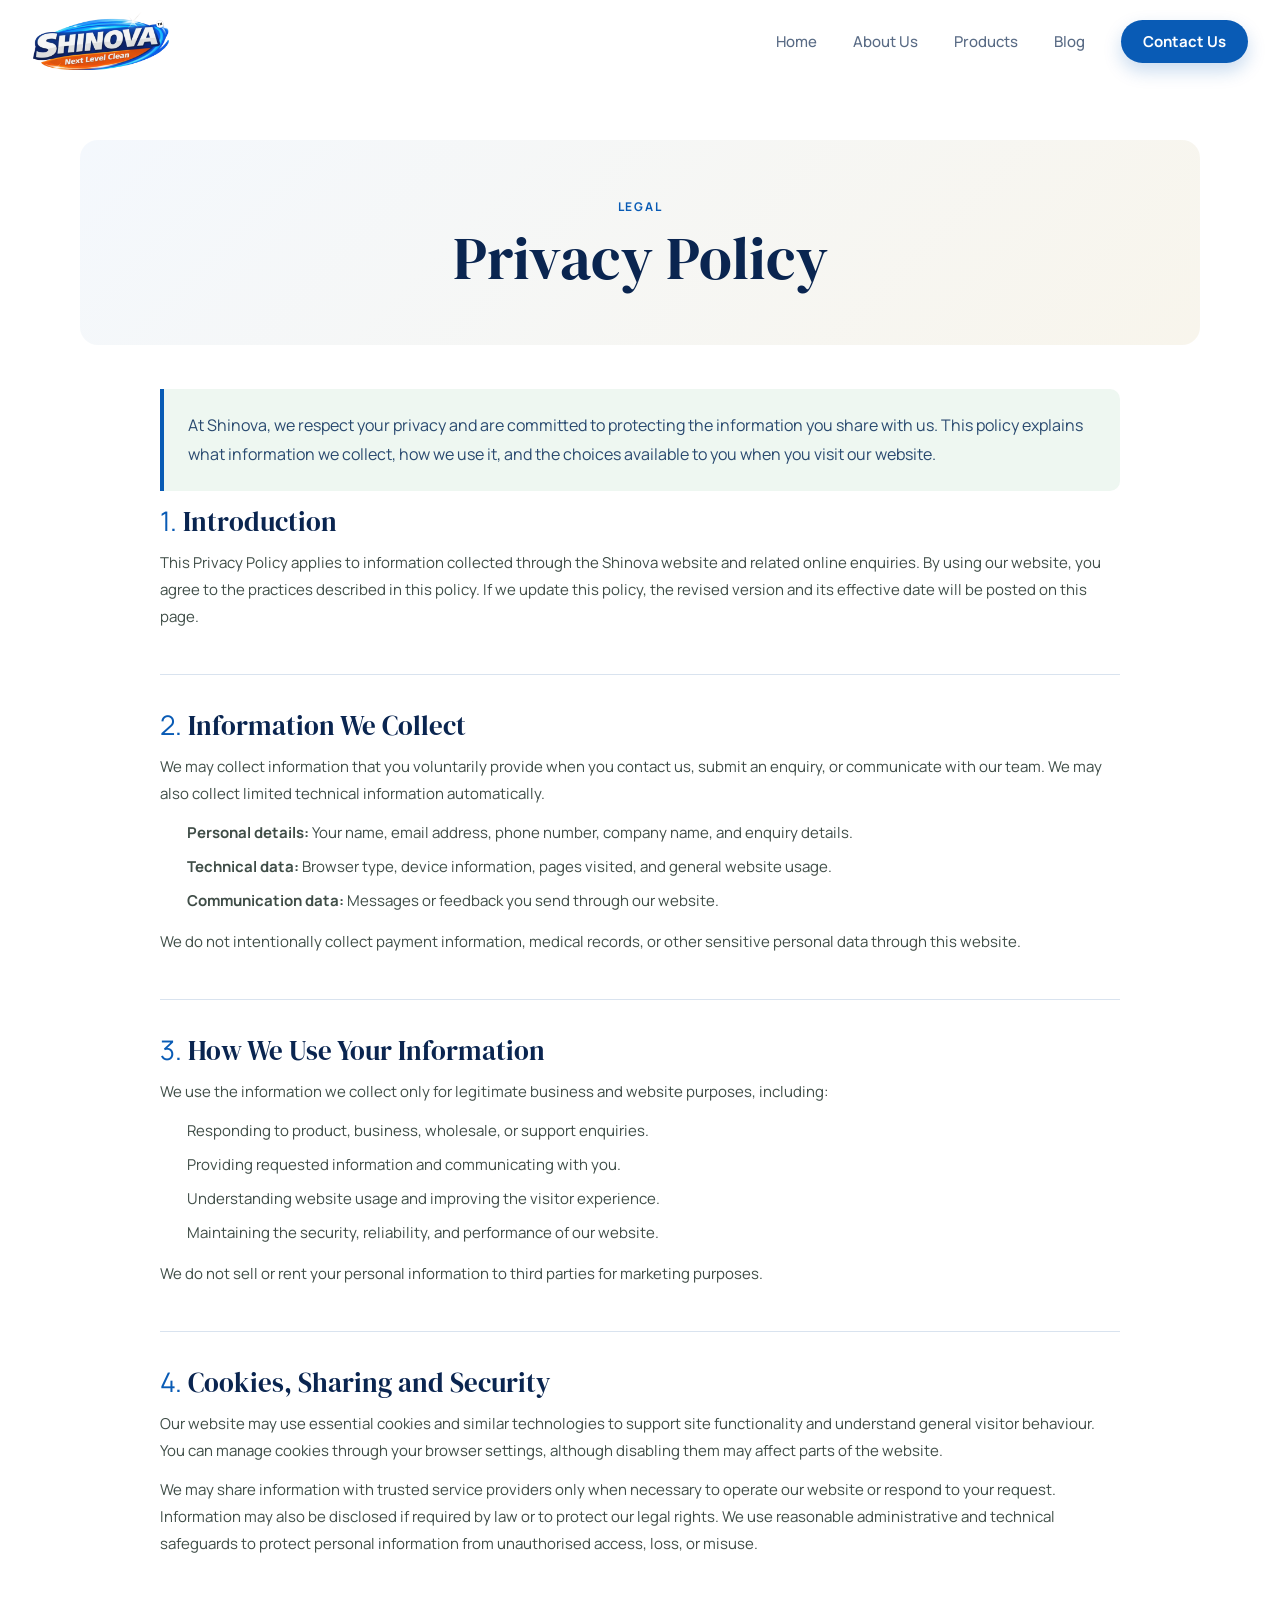
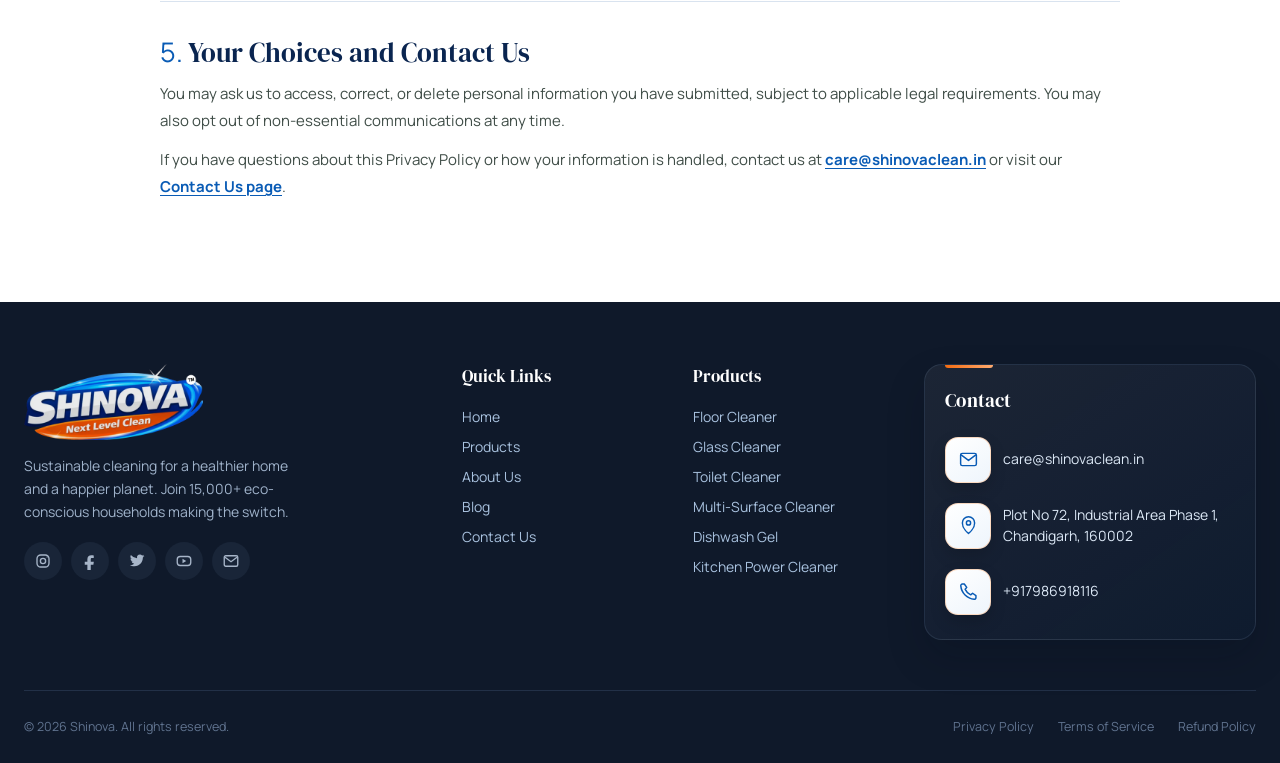
<file: privacy.html>
<!DOCTYPE html>
<html lang="en">
<head>
    <meta charset="UTF-8">
    <meta name="viewport" content="width=device-width, initial-scale=1.0">
    <meta name="description" content="Read Shinova's Privacy Policy and learn how we collect, use, and protect your information.">
    <title>Privacy Policy | Shinova</title>
    <link rel="icon" href="favicon.ico" sizes="any">
    <link rel="preconnect" href="https://fonts.googleapis.com">
    <link rel="preconnect" href="https://fonts.gstatic.com" crossorigin>
    <link href="https://fonts.googleapis.com/css2?family=DM+Serif+Display&family=Manrope:wght@400;500;600;700&display=swap" rel="stylesheet">
    <link rel="stylesheet" href="assects/stylesheet/contact.css">
    <link rel="stylesheet" href="assects/stylesheet/header.css">
    <link rel="stylesheet" href="assects/stylesheet/privacy.css">
</head>
<body class="inner-page">
    <header class="site-header">
        <nav class="navbar">
            <a href="index.html" class="brand-logo" aria-label="Shinova home">
                <img class="brand-logo__image" src="assects/imagess/SHINOVA LOGO (2).webp" alt="Shinova">
                <span class="brand-mark" aria-hidden="true">
                    <svg viewBox="0 0 100 100" fill="currentColor"><path d="M50 8c17 0 31 14 31 31 0 17-14 31-31 31S19 56 19 39 33 8 50 8Z"/><path d="M62 24c8 5 14 14 14 24 0 11-6 21-16 27-2-4-4-8-5-12 5-3 8-8 9-12-4-7-10-13-18-17 5-3 10-5 16-10Z"/></svg>
                </span>
                <span class="brand-name">Shinova</span>
            </a>
            <button class="nav-toggle" type="button" aria-label="Open navigation menu" aria-controls="primary-navigation" aria-expanded="false"><span></span><span></span><span></span></button>
            <ul class="nav-menu" id="primary-navigation">
                <li><a href="index.html">Home</a></li>
                <li><a href="about.html">About Us</a></li>
                <li><a href="product.html">Products</a></li>
                <li><a href="blog.html">Blog</a></li>
                <li><a href="contact.html" class="nav-contact-btn">Contact Us</a></li>
            </ul>
        </nav>
    </header>

    <main class="privacy-page">
        <header class="privacy-hero">
            <span>Legal</span>
            <h1>Privacy Policy</h1>
            <!-- <p>Last updated: July 27, 2026</p> -->
        </header>

        <article class="privacy-content">
            <p class="privacy-intro">At Shinova, we respect your privacy and are committed to protecting the information you share with us. This policy explains what information we collect, how we use it, and the choices available to you when you visit our website.</p>

            <section>
                <h2><span>1.</span> Introduction</h2>
                <p>This Privacy Policy applies to information collected through the Shinova website and related online enquiries. By using our website, you agree to the practices described in this policy. If we update this policy, the revised version and its effective date will be posted on this page.</p>
            </section>

            <section>
                <h2><span>2.</span> Information We Collect</h2>
                <p>We may collect information that you voluntarily provide when you contact us, submit an enquiry, or communicate with our team. We may also collect limited technical information automatically.</p>
                <ul>
                    <li><strong>Personal details:</strong> Your name, email address, phone number, company name, and enquiry details.</li>
                    <li><strong>Technical data:</strong> Browser type, device information, pages visited, and general website usage.</li>
                    <li><strong>Communication data:</strong> Messages or feedback you send through our website.</li>
                </ul>
                <p>We do not intentionally collect payment information, medical records, or other sensitive personal data through this website.</p>
            </section>

            <section>
                <h2><span>3.</span> How We Use Your Information</h2>
                <p>We use the information we collect only for legitimate business and website purposes, including:</p>
                <ul>
                    <li>Responding to product, business, wholesale, or support enquiries.</li>
                    <li>Providing requested information and communicating with you.</li>
                    <li>Understanding website usage and improving the visitor experience.</li>
                    <li>Maintaining the security, reliability, and performance of our website.</li>
                </ul>
                <p>We do not sell or rent your personal information to third parties for marketing purposes.</p>
            </section>

            <section>
                <h2><span>4.</span> Cookies, Sharing and Security</h2>
                <p>Our website may use essential cookies and similar technologies to support site functionality and understand general visitor behaviour. You can manage cookies through your browser settings, although disabling them may affect parts of the website.</p>
                <p>We may share information with trusted service providers only when necessary to operate our website or respond to your request. Information may also be disclosed if required by law or to protect our legal rights. We use reasonable administrative and technical safeguards to protect personal information from unauthorised access, loss, or misuse.</p>
            </section>

            <section>
                <h2><span>5.</span> Your Choices and Contact Us</h2>
                <p>You may ask us to access, correct, or delete personal information you have submitted, subject to applicable legal requirements. You may also opt out of non-essential communications at any time.</p>
                <p>If you have questions about this Privacy Policy or how your information is handled, contact us at <a href="mailto:care@shinovaclean.in">care@shinovaclean.in</a> or visit our <a href="contact.html">Contact Us page</a>.</p>
            </section>
        </article>
    </main>

    <footer class="site-footer">
        <div class="site-footer__inner">
            <div class="footer-main">
                <div class="footer-brand">
                    <a class="footer-logo" href="index.html" aria-label="Shinova home"><img class="footer-logo__image" src="assects/imagess/SHINOVA LOGO (2).webp" alt="Shinova"><span>Shinova</span></a>
                    <p>Sustainable cleaning for a healthier home and a happier planet. Join 15,000+ eco-conscious households making the switch.</p>
                    <div class="footer-socials" aria-label="Social media">
                        <a href="#" aria-label="Instagram"><svg viewBox="0 0 24 24" fill="none" stroke="currentColor" stroke-width="1.8"><rect x="4" y="4" width="16" height="16" rx="5"/><circle cx="12" cy="12" r="3.5"/><circle cx="17.5" cy="6.5" r=".8" fill="currentColor" stroke="none"/></svg></a>
                        <a href="#" aria-label="Facebook"><svg viewBox="0 0 24 24" fill="currentColor"><path d="M14 8h3V4.5c-.6-.1-1.8-.2-3.2-.2-3.2 0-5.3 1.9-5.3 5.5V13H5v4h3.5v7H13v-7h3.5l.6-4H13v-2.8C13 8.8 13.4 8 14 8Z"/></svg></a>
                        <a href="#" aria-label="Twitter"><svg viewBox="0 0 24 24" fill="currentColor"><path d="M19.8 7.2v.5c0 5.3-4 11.3-11.3 11.3-2.2 0-4.3-.7-6-1.8h.9c1.9 0 3.6-.6 4.9-1.7a4 4 0 0 1-3.7-2.8c.6.1 1.2.1 1.8-.1a4 4 0 0 1-3.2-3.9c.6.3 1.2.5 1.8.5A4 4 0 0 1 3.8 4a11.3 11.3 0 0 0 8.2 4.2 4 4 0 0 1 6.8-3.6 7.8 7.8 0 0 0 2.5-1 4 4 0 0 1-1.7 2.2 8 8 0 0 0 2.3-.6 8.5 8.5 0 0 1-2.1 2Z"/></svg></a>
                        <a href="#" aria-label="YouTube"><svg viewBox="0 0 24 24" fill="none" stroke="currentColor" stroke-width="1.8"><rect x="3" y="6" width="18" height="12" rx="4"/><path d="m10 9 5 3-5 3Z" fill="currentColor" stroke="none"/></svg></a>
                        <a href="mailto:care@shinovaclean.in" aria-label="Email"><svg viewBox="0 0 24 24" fill="none" stroke="currentColor" stroke-width="1.8"><rect x="3" y="5" width="18" height="14" rx="2"/><path d="m4 7 8 6 8-6"/></svg></a>
                    </div>
                </div>
                <nav class="footer-links" aria-label="Quick Links">
                    <h3>Quick Links</h3>
                    <a href="index.html">Home</a><a href="product.html">Products</a><a href="about.html">About Us</a><a href="blog.html">Blog</a><a href="contact.html">Contact Us</a>
                </nav>
                <nav class="footer-links" aria-label="Products">
                    <h3>Products</h3>
                    <a href="single.html?product=floor-cleaner">Floor Cleaner</a><a href="single.html?product=glass-cleaner">Glass Cleaner</a><a href="single.html?product=toilet-cleaner">Toilet Cleaner</a><a href="single.html?product=multi-surface">Multi-Surface Cleaner</a><a href="single.html?product=dishwash-gel">Dishwash Gel</a><a href="single.html?product=kitchen-cleaner">Kitchen Power Cleaner</a>
                </nav>
                <address class="footer-contact" aria-label="Contact details">
                    <h3>Contact</h3>
                    <a href="mailto:care@shinovaclean.in"><span class="footer-contact__icon"><svg viewBox="0 0 24 24"><rect x="3" y="5" width="18" height="14" rx="2"/><path d="m4 7 8 6 8-6"/></svg></span><span>care@shinovaclean.in</span></a>
                    <div><span class="footer-contact__icon"><svg viewBox="0 0 24 24"><path d="M12 21s7-5.2 7-12a7 7 0 1 0-14 0c0 6.8 7 12 7 12Z"/><circle cx="12" cy="9" r="2.4"/></svg></span><span>Plot No 72, Industrial Area Phase 1,<br>Chandigarh, 160002</span></div>
                    <a class="footer-contact__phone" href="tel:+917986918116"><span class="footer-contact__icon"><svg viewBox="0 0 24 24"><path d="M7.2 3.5 10 7.3 8.2 9.5c1.3 2.8 3.5 5 6.3 6.3l2.2-1.8 3.8 2.8v2.3c0 1-1 1.8-2 1.7C10.4 20.1 3.9 13.6 3.2 5.5c-.1-1 .7-2 1.7-2h2.3Z"/></svg></span><span>+917986918116</span></a>
                </address>
            </div>
            <div class="footer-bottom">
                <p>&copy; 2026 Shinova. All rights reserved.</p>
                <div class="footer-legal"><a href="privacy.html" aria-current="page">Privacy Policy</a><a href="term.html">Terms of Service</a><a href="refund.html">Refund Policy</a></div>
            </div>
        </div>
    </footer>
    <script src="assects/navigation.js"></script>
</body>
</html>
</file>
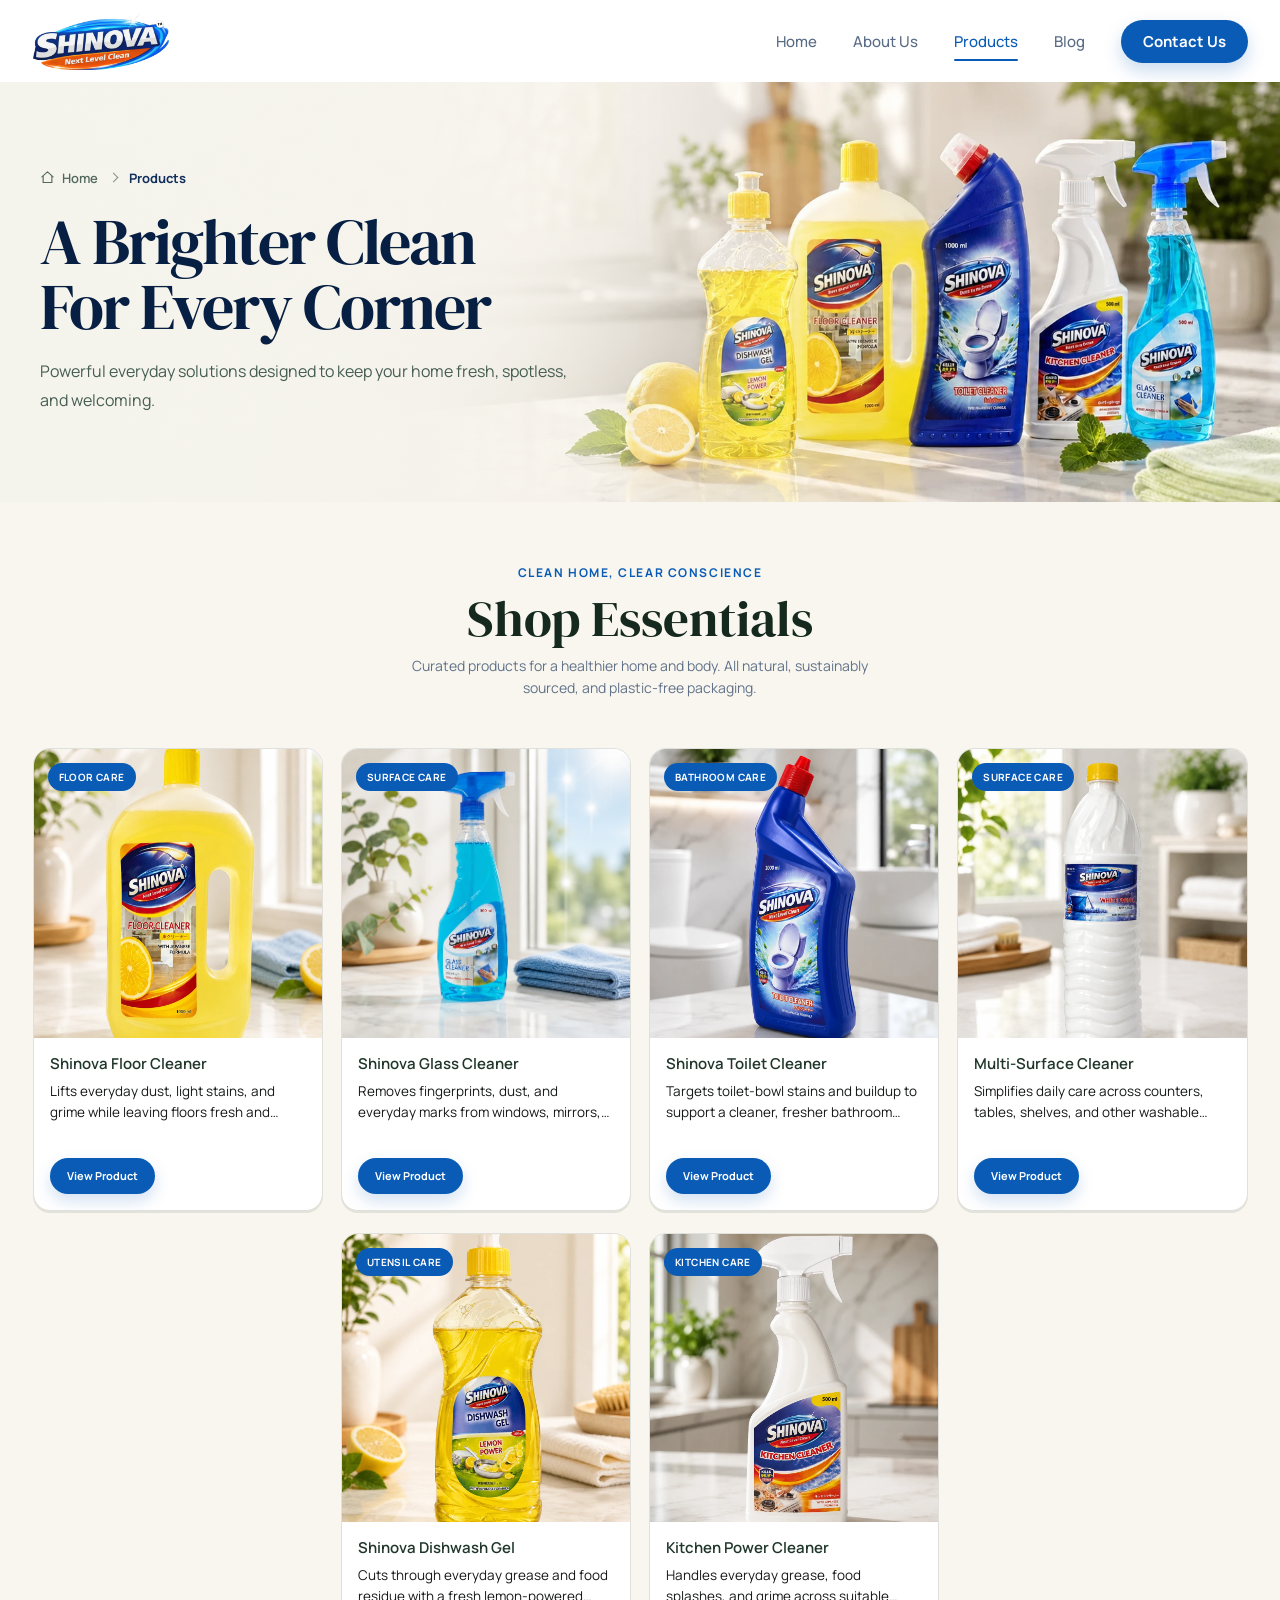
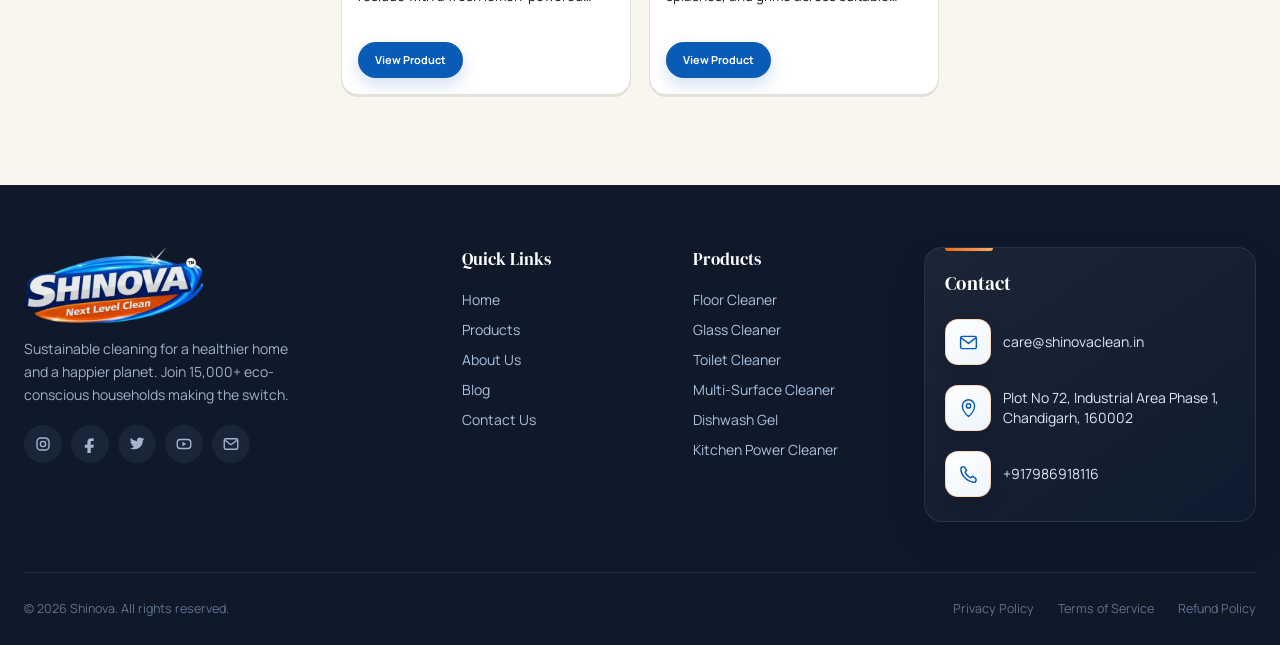
<file: product.html>
<!DOCTYPE html>
<html lang="en">
<head>
    <meta charset="UTF-8">
    <meta name="viewport" content="width=device-width, initial-scale=1.0">
    <title>Shinova Cleaning Product</title>
    <link rel="icon" href="favicon.ico" sizes="any">
    <link rel="preconnect" href="https://fonts.googleapis.com">
    <link rel="preconnect" href="https://fonts.gstatic.com" crossorigin>
    <link href="https://fonts.googleapis.com/css2?family=DM+Serif+Display&family=Manrope:wght@400;500;600;700&display=swap" rel="stylesheet">
    <link rel="stylesheet" href="assects/stylesheet/product.css">
    <link rel="stylesheet" href="assects/stylesheet/header.css">
    <link rel="stylesheet" href="assects/stylesheet/media.css">

</head>
<body class="inner-page">
    
     <!-- Header -->
    <header class="site-header">

        <nav class="navbar">

            <!-- Logo -->
            <a href="index.html" class="brand-logo" aria-label="Shinova home">
                <img class="brand-logo__image" src="assects/imagess/SHINOVA LOGO (2).webp" alt="Shinova">
                <span class="brand-mark" aria-hidden="true">
                    <svg viewBox="0 0 100 100" fill="currentColor">
                        <path d="M50 8c17 0 31 14 31 31 0 17-14 31-31 31S19 56 19 39 33 8 50 8Z" />
                        <path d="M62 24c8 5 14 14 14 24 0 11-6 21-16 27-2-4-4-8-5-12 5-3 8-8 9-12-4-7-10-13-18-17 5-3 10-5 16-10Z" />
                    </svg>
                </span>
                <span class="brand-name">Shinova</span>
            </a>

            <button class="nav-toggle" type="button" aria-label="Open navigation menu" aria-controls="primary-navigation" aria-expanded="false">
                <span></span>
                <span></span>
                <span></span>
            </button>

            <!-- Menu -->
            <ul class="nav-menu" id="primary-navigation">

                <li>
                    <a href="index.html">Home</a>
                </li>

                <li>
                    <a href="about.html">
                        About Us
                        <!-- <span class="chevron"></span> -->
                    </a>
                </li>

                <li>
                    <a href="product.html" aria-current="page">
                        Products
                        <!-- <span class="chevron"></span> -->
                    </a>
                </li>

                <li>
                    <a href="blog.html">Blog</a>
                </li>

                <li>
                    <a href="contact.html" class="nav-contact-btn">Contact Us</a>
                </li>

            </ul>


        </nav>

    </header>

    <section class="product-hero" aria-labelledby="product-hero-title">
        <img
            class="product-hero__image"
            src="assects/imagess/image17.webp"
            alt="Shinova home cleaning product collection"
        >
        <div class="product-hero__overlay"></div>
        <div class="product-hero__content">
            <nav class="page-breadcrumb" aria-label="Breadcrumb">
                <a href="index.html">
                    <svg viewBox="0 0 24 24" aria-hidden="true"><path d="m3 11 9-8 9 8"/><path d="M5 10v10h14V10"/></svg>
                    Home
                </a>
                <span class="page-breadcrumb__separator" aria-hidden="true"></span>
                <span aria-current="page">Products</span>
            </nav>
            <h1 id="product-hero-title">A Brighter Clean<br>For Every Corner</h1>
            <p>Powerful everyday solutions designed to keep your home fresh, spotless, and welcoming.</p>
        </div>
    </section>

    <main class="shop-section" id="shop-products">
        <div class="shop-heading">
            <p class="shop-eyebrow">Clean home, clear conscience</p>
            <h1>Shop Essentials</h1>
            <p>Curated products for a healthier home and body. All natural, sustainably<br class="desktop-break"> sourced, and plastic-free packaging.</p>
        </div>

        <div class="shop-layout">
            <section class="product-results" aria-label="Shinova products">
                <div class="product-grid">
                    <article class="product-card">
                        <a href="single.html?product=floor-cleaner" class="product-image"><span class="product-badge">Floor Care</span><img src="assects/imagess/image3.webp" alt="Shinova floor cleaner"></a>
                        <div class="product-info">
                            <h3><a href="single.html?product=floor-cleaner">Shinova Floor Cleaner</a></h3>
                            <p class="product-info__description">Lifts everyday dust, light stains, and grime while leaving floors fresh and welcoming.</p>
                            <a class="product-info__button" href="single.html?product=floor-cleaner">View Product</a>
                        </div>
                    </article>

                    <article class="product-card">
                        <a href="single.html?product=glass-cleaner" class="product-image"><span class="product-badge">Surface Care</span><img src="assects/imagess/image4.webp" alt="Shinova glass cleaner"></a>
                        <div class="product-info">
                            <h3><a href="single.html?product=glass-cleaner">Shinova Glass Cleaner</a></h3>
                            <p class="product-info__description">Removes fingerprints, dust, and everyday marks from windows, mirrors, and glass.</p>
                            <a class="product-info__button" href="single.html?product=glass-cleaner">View Product</a>
                        </div>
                    </article>

                    <article class="product-card">
                        <a href="single.html?product=toilet-cleaner" class="product-image"><span class="product-badge">Bathroom Care</span><img src="assects/imagess/image 2.webp" alt="Shinova toilet cleaner"></a>
                        <div class="product-info">
                            <h3><a href="single.html?product=toilet-cleaner">Shinova Toilet Cleaner</a></h3>
                            <p class="product-info__description">Targets toilet-bowl stains and buildup to support a cleaner, fresher bathroom routine.</p>
                            <a class="product-info__button" href="single.html?product=toilet-cleaner">View Product</a>
                        </div>
                    </article>

                    <article class="product-card">
                        <a href="single.html?product=multi-surface" class="product-image"><span class="product-badge">Surface Care</span><img src="assects/imagess/image6.webp" alt="Shinova multi-surface cleaner"></a>
                        <div class="product-info">
                            <h3><a href="single.html?product=multi-surface">Multi-Surface Cleaner</a></h3>
                            <p class="product-info__description">Simplifies daily care across counters, tables, shelves, and other washable surfaces.</p>
                            <a class="product-info__button" href="single.html?product=multi-surface">View Product</a>
                        </div>
                    </article>

                    <article class="product-card">
                        <a href="single.html?product=dishwash-gel" class="product-image"><span class="product-badge">Utensil Care</span><img src="assects/imagess/image5.webp" alt="Shinova Dishwash Gel"></a>
                        <div class="product-info">
                            <h3><a href="single.html?product=dishwash-gel">Shinova Dishwash Gel</a></h3>
                            <p class="product-info__description">Cuts through everyday grease and food residue with a fresh lemon-powered clean.</p>
                            <a class="product-info__button" href="single.html?product=dishwash-gel">View Product</a>
                        </div>
                    </article>

                    <article class="product-card">
                        <a href="single.html?product=kitchen-cleaner" class="product-image"><span class="product-badge">Kitchen Care</span><img src="assects/imagess/image35.webp" alt="Shinova kitchen cleaner"></a>
                        <div class="product-info">
                            <h3><a href="single.html?product=kitchen-cleaner">Kitchen Power Cleaner</a></h3>
                            <p class="product-info__description">Handles everyday grease, food splashes, and grime across suitable kitchen surfaces.</p>
                            <a class="product-info__button" href="single.html?product=kitchen-cleaner">View Product</a>
                        </div>
                    </article>
                </div>
            </section>
        </div>
    </main>

        <footer class="site-footer">
        <div class="site-footer__inner">
            <div class="footer-main">
                <div class="footer-brand">
                    <a class="footer-logo" href="index.html" aria-label="Shinova home">
                        <img class="footer-logo__image" src="assects/imagess/SHINOVA LOGO (2).webp" alt="Shinova">
                        <!-- <span class="footer-logo__mark" aria-hidden="true">&#10019;</span> -->
                        <span>Shinova</span>
                    </a>
                    <p>Sustainable cleaning for a healthier home and a happier planet. Join 15,000+ eco-conscious households making the switch.</p>
                    <div class="footer-socials" aria-label="Social media">
                        <a href="#" aria-label="Instagram">
                            <svg viewBox="0 0 24 24" fill="none" stroke="currentColor" stroke-width="1.8"><rect x="4" y="4" width="16" height="16" rx="5"/><circle cx="12" cy="12" r="3.5"/><circle cx="17.5" cy="6.5" r=".8" fill="currentColor" stroke="none"/></svg>
                        </a>
                        <a href="#" aria-label="Facebook">
                            <svg viewBox="0 0 24 24" fill="currentColor"><path d="M14 8h3V4.5c-.6-.1-1.8-.2-3.2-.2-3.2 0-5.3 1.9-5.3 5.5V13H5v4h3.5v7H13v-7h3.5l.6-4H13v-2.8C13 8.8 13.4 8 14 8Z"/></svg>
                        </a>
                        <a href="#" aria-label="Twitter">
                            <svg viewBox="0 0 24 24" fill="currentColor"><path d="M19.8 7.2v.5c0 5.3-4 11.3-11.3 11.3-2.2 0-4.3-.7-6-1.8h.9c1.9 0 3.6-.6 4.9-1.7a4 4 0 0 1-3.7-2.8c.6.1 1.2.1 1.8-.1a4 4 0 0 1-3.2-3.9c.6.3 1.2.5 1.8.5A4 4 0 0 1 3.8 4a11.3 11.3 0 0 0 8.2 4.2 4 4 0 0 1 6.8-3.6 7.8 7.8 0 0 0 2.5-1 4 4 0 0 1-1.7 2.2 8 8 0 0 0 2.3-.6 8.5 8.5 0 0 1-2.1 2Z"/></svg>
                        </a>
                        <a href="#" aria-label="YouTube">
                            <svg viewBox="0 0 24 24" fill="none" stroke="currentColor" stroke-width="1.8"><rect x="3" y="6" width="18" height="12" rx="4"/><path d="m10 9 5 3-5 3Z" fill="currentColor" stroke="none"/></svg>
                        </a>
                        <a href="mailto:care@shinovaclean.in" aria-label="Email">
                            <svg viewBox="0 0 24 24" fill="none" stroke="currentColor" stroke-width="1.8"><rect x="3" y="5" width="18" height="14" rx="2"/><path d="m4 7 8 6 8-6"/></svg>
                        </a>
                    </div>
                </div>

                <nav class="footer-links" aria-label="Quick Links">
                    <h3>Quick Links</h3>
                    <a href="index.html">Home</a><a href="product.html">Products</a><a href="about.html">About Us</a><a href="blog.html">Blog</a><a href="contact.html">Contact Us</a>
                </nav>
                <nav class="footer-links" aria-label="Products">
                    <h3>Products</h3>
                    <a href="single.html?product=floor-cleaner">Floor Cleaner</a><a href="single.html?product=glass-cleaner">Glass Cleaner</a><a href="single.html?product=toilet-cleaner">Toilet Cleaner</a><a href="single.html?product=multi-surface">Multi-Surface Cleaner</a><a href="single.html?product=dishwash-gel">Dishwash Gel</a><a href="single.html?product=kitchen-cleaner">Kitchen Power Cleaner</a>
                </nav>
                <address class="footer-contact" aria-label="Contact details">
                    <h3>Contact</h3>
                    <a href="mailto:care@shinovaclean.in"><span class="footer-contact__icon"><svg viewBox="0 0 24 24"><rect x="3" y="5" width="18" height="14" rx="2"/><path d="m4 7 8 6 8-6"/></svg></span><span>care@shinovaclean.in</span></a>
                    <div><span class="footer-contact__icon"><svg viewBox="0 0 24 24"><path d="M12 21s7-5.2 7-12a7 7 0 1 0-14 0c0 6.8 7 12 7 12Z"/><circle cx="12" cy="9" r="2.4"/></svg></span><span>Plot No 72, Industrial Area Phase 1,<br>Chandigarh, 160002</span></div>
                    <a class="footer-contact__phone" href="tel:+917986918116"><span class="footer-contact__icon"><svg viewBox="0 0 24 24"><path d="M7.2 3.5 10 7.3 8.2 9.5c1.3 2.8 3.5 5 6.3 6.3l2.2-1.8 3.8 2.8v2.3c0 1-1 1.8-2 1.7C10.4 20.1 3.9 13.6 3.2 5.5c-.1-1 .7-2 1.7-2h2.3Z"/></svg></span><span>+917986918116</span></a>
                </address>
            </div>

            <div class="footer-bottom">
                <p>&copy; 2026 Shinova. All rights reserved.</p>
                <div class="footer-legal"><a href="privacy.html">Privacy Policy</a><a href="term.html">Terms of Service</a><a href="refund.html">Refund Policy</a></div>
            </div>
        </div>
    </footer>

    <script>
        const navToggle = document.querySelector('.nav-toggle');
        const navMenu = document.querySelector('.nav-menu');

        function closeNavigation() {
            navMenu.classList.remove('is-open');
            navToggle.classList.remove('is-active');
            navToggle.setAttribute('aria-expanded', 'false');
            navToggle.setAttribute('aria-label', 'Open navigation menu');
            document.body.classList.remove('menu-open');
        }

        navToggle.addEventListener('click', () => {
            const isOpen = navMenu.classList.toggle('is-open');
            navToggle.classList.toggle('is-active', isOpen);
            navToggle.setAttribute('aria-expanded', String(isOpen));
            navToggle.setAttribute('aria-label', isOpen ? 'Close navigation menu' : 'Open navigation menu');
            document.body.classList.toggle('menu-open', isOpen);
        });

        navMenu.querySelectorAll('a').forEach((link) => {
            link.addEventListener('click', closeNavigation);
        });

        document.addEventListener('click', (event) => {
            if (!event.target.closest('.navbar') && navMenu.classList.contains('is-open')) {
                closeNavigation();
            }
        });

        window.addEventListener('resize', () => {
            if (window.innerWidth > 900) closeNavigation();
        });
    </script>

</body>
</html>
</file>
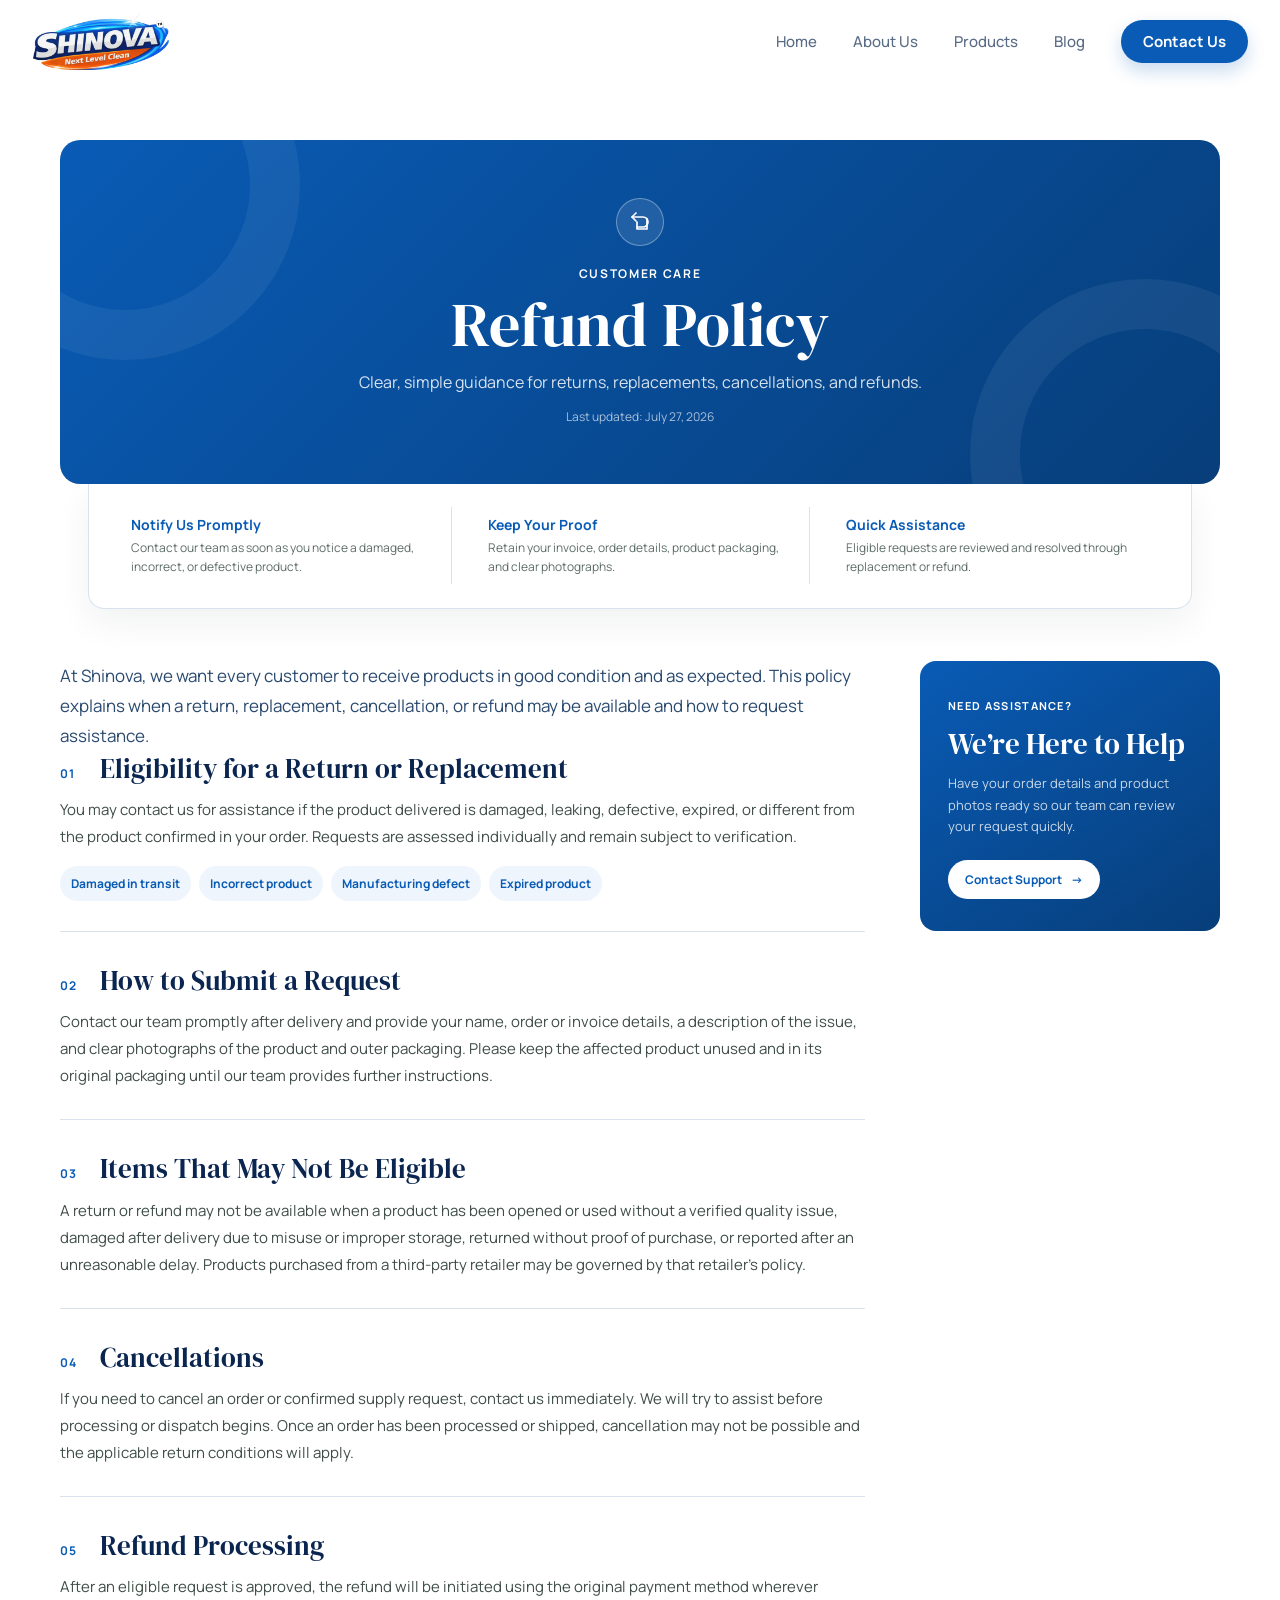
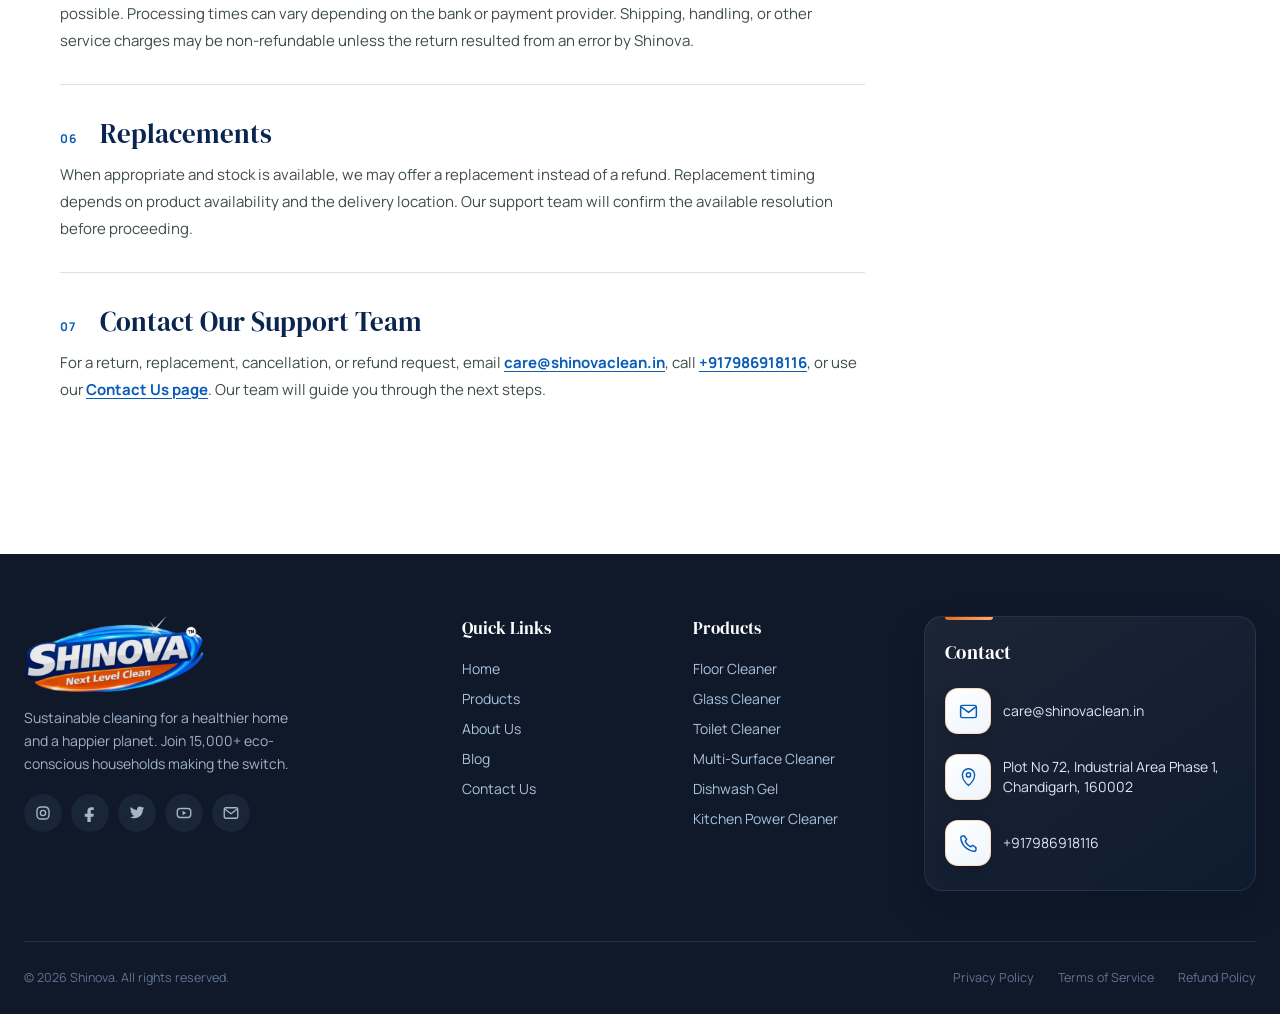
<file: refund.html>
<!DOCTYPE html>
<html lang="en">
<head>
    <meta charset="UTF-8">
    <meta name="viewport" content="width=device-width, initial-scale=1.0">
    <meta name="description" content="Read Shinova's refund, return, replacement, and cancellation policy.">
    <title>Refund Policy | Shinova</title>
    <link rel="icon" href="favicon.ico" sizes="any">
    <link rel="preconnect" href="https://fonts.googleapis.com">
    <link rel="preconnect" href="https://fonts.gstatic.com" crossorigin>
    <link href="https://fonts.googleapis.com/css2?family=DM+Serif+Display&family=Manrope:wght@400;500;600;700&display=swap" rel="stylesheet">
    <link rel="stylesheet" href="assects/stylesheet/contact.css">
    <link rel="stylesheet" href="assects/stylesheet/header.css">
    <link rel="stylesheet" href="assects/stylesheet/refund.css">
</head>
<body class="inner-page">
    <header class="site-header">
        <nav class="navbar">
            <a href="index.html" class="brand-logo" aria-label="Shinova home">
                <img class="brand-logo__image" src="assects/imagess/SHINOVA LOGO (2).webp" alt="Shinova">
                <span class="brand-mark" aria-hidden="true"><svg viewBox="0 0 100 100" fill="currentColor"><path d="M50 8c17 0 31 14 31 31 0 17-14 31-31 31S19 56 19 39 33 8 50 8Z"/><path d="M62 24c8 5 14 14 14 24 0 11-6 21-16 27-2-4-4-8-5-12 5-3 8-8 9-12-4-7-10-13-18-17 5-3 10-5 16-10Z"/></svg></span>
                <span class="brand-name">Shinova</span>
            </a>
            <button class="nav-toggle" type="button" aria-label="Open navigation menu" aria-controls="primary-navigation" aria-expanded="false"><span></span><span></span><span></span></button>
            <ul class="nav-menu" id="primary-navigation">
                <li><a href="index.html">Home</a></li>
                <li><a href="about.html">About Us</a></li>
                <li><a href="product.html">Products</a></li>
                <li><a href="blog.html">Blog</a></li>
                <li><a href="contact.html" class="nav-contact-btn">Contact Us</a></li>
            </ul>
        </nav>
    </header>

    <main class="refund-page">
        <header class="refund-hero">
            <div class="refund-hero__icon" aria-hidden="true">
                <svg viewBox="0 0 24 24"><path d="M4 7h11a5 5 0 0 1 0 10H9"/><path d="m8 3-4 4 4 4"/><path d="M9 12v7h10V9"/></svg>
            </div>
            <span>Customer Care</span>
            <h1>Refund Policy</h1>
            <p>Clear, simple guidance for returns, replacements, cancellations, and refunds.</p>
            <time datetime="2026-07-27">Last updated: July 27, 2026</time>
        </header>

        <section class="policy-highlights" aria-label="Policy highlights">
            <article><strong>Notify Us Promptly</strong><p>Contact our team as soon as you notice a damaged, incorrect, or defective product.</p></article>
            <article><strong>Keep Your Proof</strong><p>Retain your invoice, order details, product packaging, and clear photographs.</p></article>
            <article><strong>Quick Assistance</strong><p>Eligible requests are reviewed and resolved through replacement or refund.</p></article>
        </section>

        <div class="refund-layout">
            <article class="refund-content">
                <p class="refund-intro">At Shinova, we want every customer to receive products in good condition and as expected. This policy explains when a return, replacement, cancellation, or refund may be available and how to request assistance.</p>

                <section>
                    <h2><span>01</span> Eligibility for a Return or Replacement</h2>
                    <p>You may contact us for assistance if the product delivered is damaged, leaking, defective, expired, or different from the product confirmed in your order. Requests are assessed individually and remain subject to verification.</p>
                    <div class="eligible-list">
                        <span>Damaged in transit</span><span>Incorrect product</span><span>Manufacturing defect</span><span>Expired product</span>
                    </div>
                </section>

                <section>
                    <h2><span>02</span> How to Submit a Request</h2>
                    <p>Contact our team promptly after delivery and provide your name, order or invoice details, a description of the issue, and clear photographs of the product and outer packaging. Please keep the affected product unused and in its original packaging until our team provides further instructions.</p>
                </section>

                <section>
                    <h2><span>03</span> Items That May Not Be Eligible</h2>
                    <p>A return or refund may not be available when a product has been opened or used without a verified quality issue, damaged after delivery due to misuse or improper storage, returned without proof of purchase, or reported after an unreasonable delay. Products purchased from a third-party retailer may be governed by that retailer's policy.</p>
                </section>

                <section>
                    <h2><span>04</span> Cancellations</h2>
                    <p>If you need to cancel an order or confirmed supply request, contact us immediately. We will try to assist before processing or dispatch begins. Once an order has been processed or shipped, cancellation may not be possible and the applicable return conditions will apply.</p>
                </section>

                <section>
                    <h2><span>05</span> Refund Processing</h2>
                    <p>After an eligible request is approved, the refund will be initiated using the original payment method wherever possible. Processing times can vary depending on the bank or payment provider. Shipping, handling, or other service charges may be non-refundable unless the return resulted from an error by Shinova.</p>
                </section>

                <section>
                    <h2><span>06</span> Replacements</h2>
                    <p>When appropriate and stock is available, we may offer a replacement instead of a refund. Replacement timing depends on product availability and the delivery location. Our support team will confirm the available resolution before proceeding.</p>
                </section>

                <section>
                    <h2><span>07</span> Contact Our Support Team</h2>
                    <p>For a return, replacement, cancellation, or refund request, email <a href="mailto:care@shinovaclean.in">care@shinovaclean.in</a>, call <a href="tel:+917986918116">+917986918116</a>, or use our <a href="contact.html">Contact Us page</a>. Our team will guide you through the next steps.</p>
                </section>
            </article>

            <aside class="refund-help">
                <span>Need assistance?</span>
                <h2>We’re Here to Help</h2>
                <p>Have your order details and product photos ready so our team can review your request quickly.</p>
                <a href="contact.html">Contact Support <span>→</span></a>
            </aside>
        </div>
    </main>

    <footer class="site-footer">
        <div class="site-footer__inner">
            <div class="footer-main">
                <div class="footer-brand">
                    <a class="footer-logo" href="index.html" aria-label="Shinova home"><img class="footer-logo__image" src="assects/imagess/SHINOVA LOGO (2).webp" alt="Shinova"><span>Shinova</span></a>
                    <p>Sustainable cleaning for a healthier home and a happier planet. Join 15,000+ eco-conscious households making the switch.</p>
                    <div class="footer-socials" aria-label="Social media">
                        <a href="#" aria-label="Instagram"><svg viewBox="0 0 24 24" fill="none" stroke="currentColor" stroke-width="1.8"><rect x="4" y="4" width="16" height="16" rx="5"/><circle cx="12" cy="12" r="3.5"/><circle cx="17.5" cy="6.5" r=".8" fill="currentColor" stroke="none"/></svg></a>
                        <a href="#" aria-label="Facebook"><svg viewBox="0 0 24 24" fill="currentColor"><path d="M14 8h3V4.5c-.6-.1-1.8-.2-3.2-.2-3.2 0-5.3 1.9-5.3 5.5V13H5v4h3.5v7H13v-7h3.5l.6-4H13v-2.8C13 8.8 13.4 8 14 8Z"/></svg></a>
                        <a href="#" aria-label="Twitter"><svg viewBox="0 0 24 24" fill="currentColor"><path d="M19.8 7.2v.5c0 5.3-4 11.3-11.3 11.3-2.2 0-4.3-.7-6-1.8h.9c1.9 0 3.6-.6 4.9-1.7a4 4 0 0 1-3.7-2.8c.6.1 1.2.1 1.8-.1a4 4 0 0 1-3.2-3.9c.6.3 1.2.5 1.8.5A4 4 0 0 1 3.8 4a11.3 11.3 0 0 0 8.2 4.2 4 4 0 0 1 6.8-3.6 7.8 7.8 0 0 0 2.5-1 4 4 0 0 1-1.7 2.2 8 8 0 0 0 2.3-.6 8.5 8.5 0 0 1-2.1 2Z"/></svg></a>
                        <a href="#" aria-label="YouTube"><svg viewBox="0 0 24 24" fill="none" stroke="currentColor" stroke-width="1.8"><rect x="3" y="6" width="18" height="12" rx="4"/><path d="m10 9 5 3-5 3Z" fill="currentColor" stroke="none"/></svg></a>
                        <a href="mailto:care@shinovaclean.in" aria-label="Email"><svg viewBox="0 0 24 24" fill="none" stroke="currentColor" stroke-width="1.8"><rect x="3" y="5" width="18" height="14" rx="2"/><path d="m4 7 8 6 8-6"/></svg></a>
                    </div>
                </div>
                <nav class="footer-links" aria-label="Quick Links">
                    <h3>Quick Links</h3>
                    <a href="index.html">Home</a><a href="product.html">Products</a><a href="about.html">About Us</a><a href="blog.html">Blog</a><a href="contact.html">Contact Us</a>
                </nav>
                <nav class="footer-links" aria-label="Products">
                    <h3>Products</h3>
                    <a href="single.html?product=floor-cleaner">Floor Cleaner</a><a href="single.html?product=glass-cleaner">Glass Cleaner</a><a href="single.html?product=toilet-cleaner">Toilet Cleaner</a><a href="single.html?product=multi-surface">Multi-Surface Cleaner</a><a href="single.html?product=dishwash-gel">Dishwash Gel</a><a href="single.html?product=kitchen-cleaner">Kitchen Power Cleaner</a>
                </nav>
                <address class="footer-contact" aria-label="Contact details">
                    <h3>Contact</h3>
                    <a href="mailto:care@shinovaclean.in"><span class="footer-contact__icon"><svg viewBox="0 0 24 24"><rect x="3" y="5" width="18" height="14" rx="2"/><path d="m4 7 8 6 8-6"/></svg></span><span>care@shinovaclean.in</span></a>
                    <div><span class="footer-contact__icon"><svg viewBox="0 0 24 24"><path d="M12 21s7-5.2 7-12a7 7 0 1 0-14 0c0 6.8 7 12 7 12Z"/><circle cx="12" cy="9" r="2.4"/></svg></span><span>Plot No 72, Industrial Area Phase 1,<br>Chandigarh, 160002</span></div>
                    <a class="footer-contact__phone" href="tel:+917986918116"><span class="footer-contact__icon"><svg viewBox="0 0 24 24"><path d="M7.2 3.5 10 7.3 8.2 9.5c1.3 2.8 3.5 5 6.3 6.3l2.2-1.8 3.8 2.8v2.3c0 1-1 1.8-2 1.7C10.4 20.1 3.9 13.6 3.2 5.5c-.1-1 .7-2 1.7-2h2.3Z"/></svg></span><span>+917986918116</span></a>
                </address>
            </div>
            <div class="footer-bottom">
                <p>&copy; 2026 Shinova. All rights reserved.</p>
                <div class="footer-legal"><a href="privacy.html">Privacy Policy</a><a href="term.html">Terms of Service</a><a href="refund.html" aria-current="page">Refund Policy</a></div>
            </div>
        </div>
    </footer>
    <script src="assects/navigation.js"></script>
</body>
</html>
</file>
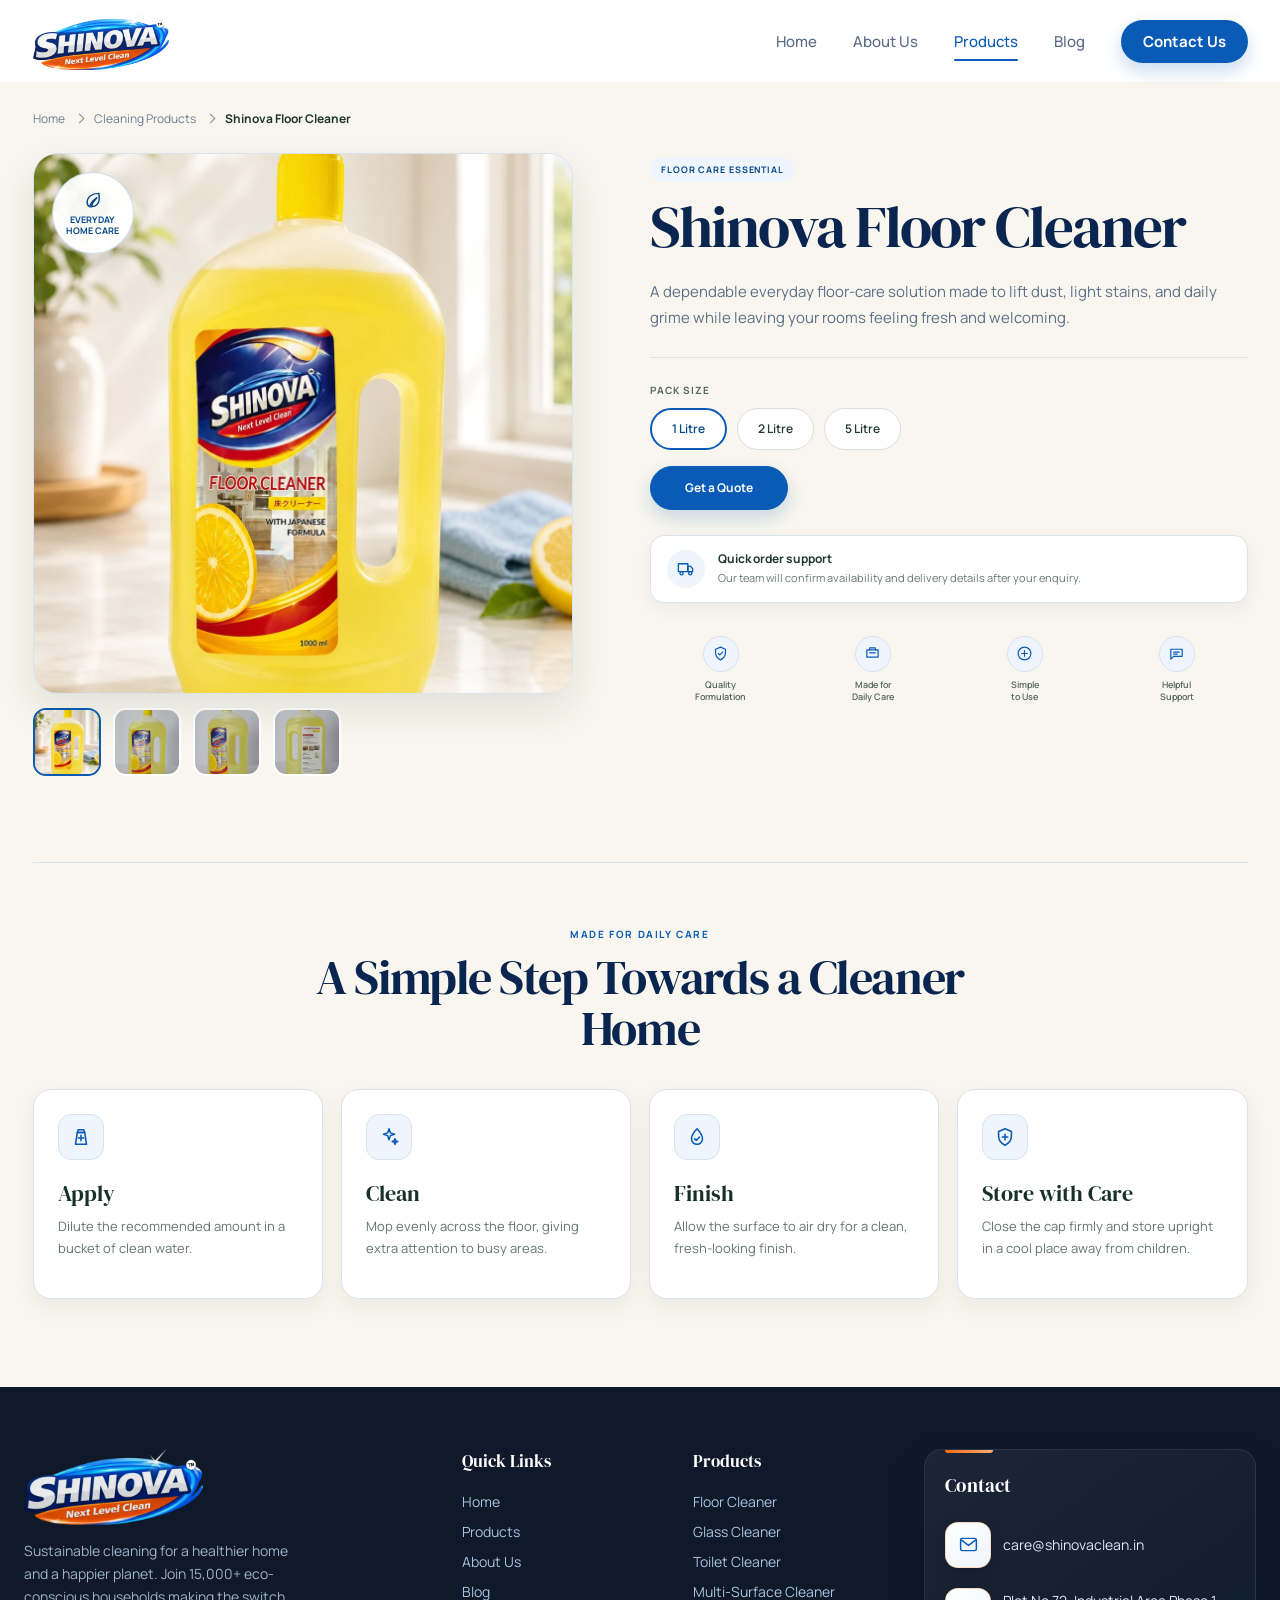
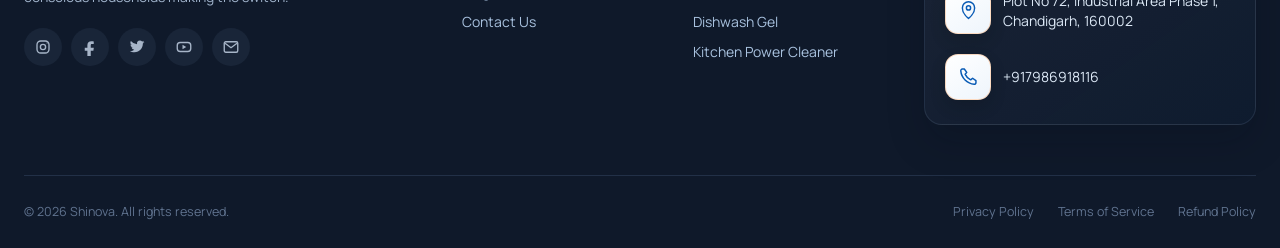
<file: single.html>
<!DOCTYPE html>
<html lang="en">
<head>
    <meta charset="UTF-8">
    <meta name="viewport" content="width=device-width, initial-scale=1.0">
    <title>Shinova Product Details</title>
    <link rel="icon" href="favicon.ico" sizes="any">
    <link rel="preconnect" href="https://fonts.googleapis.com">
    <link rel="preconnect" href="https://fonts.gstatic.com" crossorigin>
    <link href="https://fonts.googleapis.com/css2?family=DM+Serif+Display&family=Manrope:wght@400;500;600;700&display=swap" rel="stylesheet">
    <link rel="stylesheet" href="assects/stylesheet/product.css">
    <link rel="stylesheet" href="assects/stylesheet/single.css">
    <link rel="stylesheet" href="assects/stylesheet/header.css">
    <link rel="stylesheet" href="assects/stylesheet/media.css">
</head>
<body class="inner-page">
    <header class="site-header">
        <nav class="navbar">
            <a href="index.html" class="brand-logo" aria-label="Shinova home">
                <img class="brand-logo__image" src="assects/imagess/SHINOVA LOGO (2).webp" alt="Shinova">
                <span class="brand-mark" aria-hidden="true">
                    <svg viewBox="0 0 100 100" fill="currentColor">
                        <path d="M50 8c17 0 31 14 31 31 0 17-14 31-31 31S19 56 19 39 33 8 50 8Z"/>
                        <path d="M62 24c8 5 14 14 14 24 0 11-6 21-16 27-2-4-4-8-5-12 5-3 8-8 9-12-4-7-10-13-18-17 5-3 10-5 16-10Z"/>
                    </svg>
                </span>
                <span class="brand-name">Shinova</span>
            </a>

            <button class="nav-toggle" type="button" aria-label="Open navigation menu" aria-controls="primary-navigation" aria-expanded="false">
                <span></span><span></span><span></span>
            </button>

            <ul class="nav-menu" id="primary-navigation">
                <li><a href="index.html">Home</a></li>
                <li><a href="about.html">About Us</a></li>
                <li><a href="product.html" aria-current="page">Products</a></li>
                <li><a href="blog.html">Blog</a></li>
                <li><a href="contact.html" class="nav-contact-btn">Contact Us</a></li>
            </ul>
        </nav>
    </header>

    <main class="single-product">
        <nav class="single-breadcrumb" aria-label="Breadcrumb">
            <a href="index.html">Home</a>
            <span aria-hidden="true"></span>
            <a href="product.html">Cleaning Products</a>
            <span aria-hidden="true"></span>
            <strong id="breadcrumb-product">Shinova Product</strong>
        </nav>

        <section class="single-product__layout" aria-labelledby="single-product-title">
            <div class="product-gallery">
                <div class="product-gallery__main">
                    <span class="product-gallery__badge">
                        <svg viewBox="0 0 24 24" aria-hidden="true"><path d="M19 4C11 4 5 8 5 15c0 2 1 4 3 5 1-5 4-8 9-11-4 4-6 7-7 11 7 0 11-5 9-16Z"/></svg>
                        Everyday<br>Home Care
                    </span>
                    <img id="main-product-image" src="assects/imagess/image3.webp" alt="Shinova product">
                </div>
                <div class="product-gallery__thumbs" data-product-gallery="floor-cleaner" aria-label="Shinova Floor Cleaner views">
                    <button class="is-active" type="button" data-view="1"><img src="assects/imagess/image3.webp" alt="Shinova Floor Cleaner view 1"></button>
                    <button type="button" data-view="2"><img src="assects/imagess/image23.webp" alt="Shinova Floor Cleaner view 2"></button>
                    <button type="button" data-view="3"><img src="assects/imagess/image24.webp" alt="Shinova Floor Cleaner view 3"></button>
                    <button type="button" data-view="4"><img src="assects/imagess/image25.webp" alt="Shinova Floor Cleaner view 4"></button>
                </div>

                <div class="product-gallery__thumbs" data-product-gallery="glass-cleaner" aria-label="Shinova Glass Cleaner views" hidden>
                    <button class="is-active" type="button" data-view="1"><img src="assects/imagess/image4.webp" alt="Shinova Glass Cleaner view 1"></button>
                    <button type="button" data-view="2"><img src="assects/imagess/image12.webp" alt="Shinova Glass Cleaner view 2"></button>
                    <button type="button" data-view="3"><img src="assects/imagess/image11.webp" alt="Shinova Glass Cleaner view 3"></button>
                    <button type="button" data-view="4"><img src="assects/imagess/image10.webp" alt="Shinova Glass Cleaner view 4"></button>
                </div>

                <div class="product-gallery__thumbs" data-product-gallery="toilet-cleaner" aria-label="Shinova Toilet Cleaner views" hidden>
                    <button class="is-active" type="button" data-view="1"><img src="assects/imagess/image 2.webp" alt="Shinova Toilet Cleaner view 1"></button>
                    <button type="button" data-view="2"><img src="assects/imagess/image26.webp" alt="Shinova Toilet Cleaner view 2"></button>
                    <button type="button" data-view="3"><img src="assects/imagess/image27.webp" alt="Shinova Toilet Cleaner view 3"></button>
                    <button type="button" data-view="4"><img src="assects/imagess/image28.webp" alt="Shinova Toilet Cleaner view 4"></button>
                </div>

                <div class="product-gallery__thumbs" data-product-gallery="multi-surface" aria-label="Shinova Multi-Surface Cleaner views" hidden>
                    <button class="is-active" type="button" data-view="1"><img src="assects/imagess/image6.webp" alt="Shinova Multi-Surface Cleaner view 1"></button>
                    <button type="button" data-view="2"><img src="assects/imagess/image29.webp" alt="Shinova Multi-Surface Cleaner view 2"></button>
                    <button type="button" data-view="3"><img src="assects/imagess/image31.webp" alt="Shinova Multi-Surface Cleaner view 3"></button>
                    <button type="button" data-view="4"><img src="assects/imagess/image30.webp" alt="Shinova Multi-Surface Cleaner view 4"></button>
                </div>

                <div class="product-gallery__thumbs" data-product-gallery="dishwash-gel" aria-label="Shinova Dishwash Gel views" hidden>
                    <button class="is-active" type="button" data-view="1"><img src="assects/imagess/image5.webp" alt="Shinova Dishwash Gel view 1"></button>
                    <button type="button" data-view="2"><img src="assects/imagess/image32.webp" alt="Shinova Dishwash Gel view 2"></button>
                    <button type="button" data-view="3"><img src="assects/imagess/image33.webp" alt="Shinova Dishwash Gel view 3"></button>
                    <button type="button" data-view="4"><img src="assects/imagess/image34.webp" alt="Shinova Dishwash Gel view 4"></button>
                </div>

                <div class="product-gallery__thumbs" data-product-gallery="kitchen-cleaner" aria-label="Shinova Kitchen Power Cleaner views" hidden>
                    <button class="is-active" type="button" data-view="1"><img src="assects/imagess/image35.webp" alt="Shinova Kitchen Power Cleaner view 1"></button>
                    <button type="button" data-view="2"><img src="assects/imagess/image20.webp" alt="Shinova Kitchen Power Cleaner view 2"></button>
                    <button type="button" data-view="3"><img src="assects/imagess/image21.webp" alt="Shinova Kitchen Power Cleaner view 3"></button>
                    <button type="button" data-view="4"><img src="assects/imagess/image22.webp" alt="Shinova Kitchen Power Cleaner view 4"></button>
                </div>
            </div>

            <div class="single-product__details">
                <span class="single-product__label" id="product-label">Everyday Essential</span>
                <h1 id="single-product-title">Shinova Floor Cleaner</h1>

                <p class="single-product__description" id="product-description"></p>

                <div class="single-product__divider"></div>

                <div class="single-product__option">
                    <span>Pack Size</span>
                    <div id="pack-options" class="single-product__pills"></div>
                    <button class="single-product__quote" id="open-quote-modal" type="button">Get a Quote</button>
                </div>

                <div class="single-product__delivery">
                    <span><svg viewBox="0 0 24 24" aria-hidden="true"><path d="M3 6h12v10H3V6Z"/><path d="M15 9h3l3 3v4h-6V9Z"/><circle cx="7" cy="18" r="2"/><circle cx="18" cy="18" r="2"/></svg></span>
                    <p><strong>Quick order support</strong>Our team will confirm availability and delivery details after your enquiry.</p>
                </div>

                <ul class="single-product__benefits">
                    <li><span><svg viewBox="0 0 24 24"><path d="M12 3 5 6v5c0 4.7 2.8 8 7 10 4.2-2 7-5.3 7-10V6l-7-3Z"/><path d="m9 12 2 2 4-4"/></svg></span><strong>Quality<br>Formulation</strong></li>
                    <li><span><svg viewBox="0 0 24 24"><path d="M4 7h16v10H4V7Z"/><path d="M8 7V4h8v3M8 11h8"/></svg></span><strong>Made for<br>Daily Care</strong></li>
                    <li><span><svg viewBox="0 0 24 24"><path d="M12 21a9 9 0 1 0 0-18 9 9 0 0 0 0 18Z"/><path d="M8 12h8M12 8v8"/></svg></span><strong>Simple<br>to Use</strong></li>
                    <li><span><svg viewBox="0 0 24 24"><path d="M4 6h16v10H8l-4 4V6Z"/><path d="M8 10h8M8 13h5"/></svg></span><strong>Helpful<br>Support</strong></li>
                </ul>
            </div>
        </section>
       
        <section class="product-guide" aria-labelledby="product-guide-title">
            <div>
                <span>Made for daily care</span>
                <h2 id="product-guide-title">A Simple Step Towards a Cleaner Home</h2>
            </div>
            <div class="product-guide__cards">
                <article>
                    <div class="product-guide__card-top">
                        <span class="product-guide__icon"><svg viewBox="0 0 24 24"><path d="M9 4h6l1 3H8l1-3Z"/><path d="M8 7h8l2 13H6L8 7Z"/><path d="M12 10v6M9 13h6"/></svg></span>
                        <!-- <strong>01</strong> -->
                    </div>
                    <h3>Apply</h3>
                    <p id="guide-apply">Apply the product to the surface as directed.</p>
                </article>
                <article>
                    <div class="product-guide__card-top">
                        <span class="product-guide__icon"><svg viewBox="0 0 24 24"><path d="m12 3 1.5 4.5L18 9l-4.5 1.5L12 15l-1.5-4.5L6 9l4.5-1.5L12 3Z"/><path d="m18.5 14 .8 2.2 2.2.8-2.2.8-.8 2.2-.8-2.2-2.2-.8 2.2-.8.8-2.2Z"/></svg></span>
                        <!-- <strong>02</strong> -->
                    </div>
                    <h3>Clean</h3>
                    <p id="guide-clean">Work across the area to loosen everyday dirt and marks.</p>
                </article>
                <article>
                    <div class="product-guide__card-top">
                        <span class="product-guide__icon"><svg viewBox="0 0 24 24"><path d="M12 3S6 9.2 6 14a6 6 0 0 0 12 0c0-4.8-6-11-6-11Z"/><path d="m9.5 14 1.7 1.7 3.6-3.7"/></svg></span>
                        <!-- <strong>03</strong> -->
                    </div>
                    <h3>Finish</h3>
                    <p id="guide-finish">Wipe or rinse for a fresh, clean finish.</p>
                </article>
                <article>
                    <div class="product-guide__card-top">
                        <span class="product-guide__icon"><svg viewBox="0 0 24 24"><path d="M12 3 5 6v5c0 4.7 2.8 8 7 10 4.2-2 7-5.3 7-10V6l-7-3Z"/><path d="M9 12h6M12 9v6"/></svg></span>
                        <!-- <strong>04</strong> -->
                    </div>
                    <h3>Store with Care</h3>
                    <p id="guide-care">Close the pack after use and keep it safely away from children.</p>
                </article>
            </div>
        </section>
    </main>

    <div class="quote-modal" id="quote-modal" hidden>
        <button class="quote-modal__backdrop" type="button" aria-label="Close enquiry form" data-close-quote></button>
        <section class="quote-modal__dialog" role="dialog" aria-modal="true" aria-labelledby="quote-modal-title">
            <button class="quote-modal__close" type="button" aria-label="Close enquiry form" data-close-quote>&times;</button>
            <p class="quote-modal__eyebrow">Enquire Us</p>
            <h2 id="quote-modal-title">Send Your Enquiry</h2>
            <form class="quote-modal__form" action="#" method="post">
                <label class="sr-only" for="quote-name">Full Name</label>
                <input id="quote-name" name="name" type="text" placeholder="Full Name" autocomplete="name" required>

                <div class="quote-modal__row">
                    <div>
                        <label class="sr-only" for="quote-email">Email Address</label>
                        <input id="quote-email" name="email" type="email" placeholder="Email Address" autocomplete="email" required>
                    </div>
                    <div>
                        <label class="sr-only" for="quote-phone">Contact Number</label>
                        <input id="quote-phone" name="phone" type="tel" placeholder="Contact Number" autocomplete="tel" required>
                    </div>
                </div>

                <label class="sr-only" for="quote-product">Product</label>
                <select id="quote-product" name="product" required>
                    <option value="Shinova Floor Cleaner">Shinova Floor Cleaner</option>
                    <option value="Shinova Glass Cleaner">Shinova Glass Cleaner</option>
                    <option value="Shinova Toilet Cleaner">Shinova Toilet Cleaner</option>
                    <option value="Shinova Multi-Surface Cleaner">Shinova Multi-Surface Cleaner</option>
                    <option value="Shinova Dishwash Gel">Shinova Dishwash Gel</option>
                    <option value="Shinova Kitchen Power Cleaner">Shinova Kitchen Power Cleaner</option>
                </select>

                <label class="sr-only" for="quote-city">City</label>
                <input id="quote-city" name="city" type="text" placeholder="City" autocomplete="address-level2" required>

                <label class="sr-only" for="quote-message">Message</label>
                <textarea id="quote-message" name="message" placeholder="Message (Optional)"></textarea>

                <button class="quote-modal__submit" type="submit">Submit Enquiry</button>
            </form>
        </section>
    </div>

    <footer class="site-footer">
        <div class="site-footer__inner">
            <div class="footer-main">
                <div class="footer-brand">
                    <a class="footer-logo" href="index.html" aria-label="Shinova home"><img class="footer-logo__image" src="assects/imagess/SHINOVA LOGO (2).webp" alt="Shinova"><span>Shinova</span></a>
                    <p>Sustainable cleaning for a healthier home and a happier planet. Join 15,000+ eco-conscious households making the switch.</p>
                    <div class="footer-socials" aria-label="Social media">
                        <a href="#" aria-label="Instagram"><svg viewBox="0 0 24 24" fill="none" stroke="currentColor" stroke-width="1.8"><rect x="4" y="4" width="16" height="16" rx="5"/><circle cx="12" cy="12" r="3.5"/><circle cx="17.5" cy="6.5" r=".8" fill="currentColor" stroke="none"/></svg></a>
                        <a href="#" aria-label="Facebook"><svg viewBox="0 0 24 24" fill="currentColor"><path d="M14 8h3V4.5c-.6-.1-1.8-.2-3.2-.2-3.2 0-5.3 1.9-5.3 5.5V13H5v4h3.5v7H13v-7h3.5l.6-4H13v-2.8C13 8.8 13.4 8 14 8Z"/></svg></a>
                        <a href="#" aria-label="Twitter"><svg viewBox="0 0 24 24" fill="currentColor"><path d="M19.8 7.2v.5c0 5.3-4 11.3-11.3 11.3-2.2 0-4.3-.7-6-1.8h.9c1.9 0 3.6-.6 4.9-1.7a4 4 0 0 1-3.7-2.8c.6.1 1.2.1 1.8-.1a4 4 0 0 1-3.2-3.9c.6.3 1.2.5 1.8.5A4 4 0 0 1 3.8 4a11.3 11.3 0 0 0 8.2 4.2 4 4 0 0 1 6.8-3.6 7.8 7.8 0 0 0 2.5-1 4 4 0 0 1-1.7 2.2 8 8 0 0 0 2.3-.6 8.5 8.5 0 0 1-2.1 2Z"/></svg></a>
                        <a href="#" aria-label="YouTube"><svg viewBox="0 0 24 24" fill="none" stroke="currentColor" stroke-width="1.8"><rect x="3" y="6" width="18" height="12" rx="4"/><path d="m10 9 5 3-5 3Z" fill="currentColor" stroke="none"/></svg></a>
                        <a href="mailto:care@shinovaclean.in" aria-label="Email"><svg viewBox="0 0 24 24" fill="none" stroke="currentColor" stroke-width="1.8"><rect x="3" y="5" width="18" height="14" rx="2"/><path d="m4 7 8 6 8-6"/></svg></a>
                    </div>
                </div>
                <nav class="footer-links" aria-label="Quick Links">
                    <h3>Quick Links</h3>
                    <a href="index.html">Home</a><a href="product.html">Products</a><a href="about.html">About Us</a><a href="blog.html">Blog</a><a href="contact.html">Contact Us</a>
                </nav>
                <nav class="footer-links" aria-label="Products">
                    <h3>Products</h3>
                    <a href="single.html?product=floor-cleaner">Floor Cleaner</a><a href="single.html?product=glass-cleaner">Glass Cleaner</a><a href="single.html?product=toilet-cleaner">Toilet Cleaner</a><a href="single.html?product=multi-surface">Multi-Surface Cleaner</a><a href="single.html?product=dishwash-gel">Dishwash Gel</a><a href="single.html?product=kitchen-cleaner">Kitchen Power Cleaner</a>
                </nav>
                <address class="footer-contact" aria-label="Contact details">
                    <h3>Contact</h3>
                    <a href="mailto:care@shinovaclean.in"><span class="footer-contact__icon"><svg viewBox="0 0 24 24"><rect x="3" y="5" width="18" height="14" rx="2"/><path d="m4 7 8 6 8-6"/></svg></span><span>care@shinovaclean.in</span></a>
                    <div><span class="footer-contact__icon"><svg viewBox="0 0 24 24"><path d="M12 21s7-5.2 7-12a7 7 0 1 0-14 0c0 6.8 7 12 7 12Z"/><circle cx="12" cy="9" r="2.4"/></svg></span><span>Plot No 72, Industrial Area Phase 1,<br>Chandigarh, 160002</span></div>
                    <a class="footer-contact__phone" href="tel:+917986918116"><span class="footer-contact__icon"><svg viewBox="0 0 24 24"><path d="M7.2 3.5 10 7.3 8.2 9.5c1.3 2.8 3.5 5 6.3 6.3l2.2-1.8 3.8 2.8v2.3c0 1-1 1.8-2 1.7C10.4 20.1 3.9 13.6 3.2 5.5c-.1-1 .7-2 1.7-2h2.3Z"/></svg></span><span>+917986918116</span></a>
                </address>
            </div>
            <div class="footer-bottom">
                <p>&copy; 2026 Shinova. All rights reserved.</p>
                <div class="footer-legal"><a href="privacy.html">Privacy Policy</a><a href="term.html">Terms of Service</a><a href="refund.html">Refund Policy</a></div>
            </div>
        </div>
    </footer>

    <script src="assects/navigation.js"></script>
    <script>
        const products = {
            "floor-cleaner": {
                title: "Shinova Floor Cleaner",
                label: "Floor Care Essential",
                image: "assects/imagess/image3.webp",
                price: "₹199", mrp: "₹249", saving: "Save 20%",
                packs: ["1 Litre", "2 Litre", "5 Litre"],
                description: "A dependable everyday floor-care solution made to lift dust, light stains, and daily grime while leaving your rooms feeling fresh and welcoming.",
                guide: ["Dilute the recommended amount in a bucket of clean water.", "Mop evenly across the floor, giving extra attention to busy areas.", "Allow the surface to air dry for a clean, fresh-looking finish.", "Close the cap firmly and store upright in a cool place away from children."]
            },
            "glass-cleaner": {
                title: "Shinova Glass Cleaner",
                label: "Surface Care Essential",
                image: "assects/imagess/image4.webp",
                gallery: [
                    "assects/imagess/image4.webp",
                    "assects/imagess/image12.webp",
                    "assects/imagess/image11.webp",
                    "assects/imagess/image10.webp"
                ],
                price: "₹129", mrp: "₹159", saving: "Save 19%",
                packs: ["500 ml", "1 Litre"],
                description: "An easy-to-use spray cleaner for windows, mirrors, and glass surfaces. It helps remove fingerprints, dust, and everyday marks for a clearer finish.",
                guide: ["Spray a small amount directly onto the glass or mirror.", "Wipe in smooth strokes with a clean, lint-free cloth.", "Buff once more with a dry cloth for a clear, streak-free finish.", "Keep the nozzle closed after use and store away from heat and children."]
            },
            "toilet-cleaner": {
                title: "Shinova Toilet Cleaner",
                label: "Bathroom Care Essential",
                image: "assects/imagess/image 2.webp",
                price: "₹159", mrp: "₹199", saving: "Save 20%",
                packs: ["500 ml", "1 Litre"],
                description: "A practical bathroom-care formula designed to tackle toilet-bowl stains and everyday buildup while supporting a cleaner, fresher bathroom routine.",
                guide: ["Apply carefully under the rim and around the toilet bowl.", "Leave for a few minutes, then scrub thoroughly with a toilet brush.", "Flush completely and rinse the brush with clean water after use.", "Secure the cap and store upright, separately from food and personal-care items."]
            },
            "multi-surface": {
                title: "Shinova Multi-Surface Cleaner",
                label: "Everyday Home Essential",
                image: "assects/imagess/image6.webp",
                price: "₹149", mrp: "₹189", saving: "Save 21%",
                packs: ["500 ml", "1 Litre"],
                description: "One convenient cleaner for everyday care across tables, counters, shelves, and other suitable washable surfaces around your home.",
                guide: ["Spray a small amount onto the surface or a clean cloth.", "Wipe evenly across the area to loosen dust and everyday marks.", "Finish with a clean, dry cloth wherever a polished result is needed.", "Test delicate surfaces first, then close and store the bottle safely after use."]
            },
            "dishwash-gel": {
                title: "Shinova Dishwash Gel",
                label: "Lemon Utensil Care",
                image: "assects/imagess/image5.webp",
                price: "₹209", mrp: "₹259", saving: "Save 19%",
                packs: ["500 ml", "1 Litre", "5 Litre"],
                description: "A lemon-powered dishwash gel made to cut through everyday grease and food residue while helping utensils feel clean and fresh.",
                guide: ["Apply a small amount to a wet scrub pad or sponge.", "Work the gel across utensils to loosen grease and food residue.", "Rinse every utensil thoroughly with clean water.", "Close the cap firmly and store upright away from children."]
            },
            "kitchen-cleaner": {
                title: "Shinova Kitchen Power Cleaner",
                label: "Kitchen Care Essential",
                image: "assects/imagess/image35.webp",
                price: "₹179", mrp: "₹229", saving: "Save 22%",
                packs: ["500 ml", "1 Litre"],
                description: "A focused kitchen-care solution for everyday grease, food splashes, and grime on suitable counters, tiles, and cooking-area surfaces.",
                guide: ["Apply directly to the greasy or marked kitchen area.", "Allow a short contact time, then wipe thoroughly with a clean cloth.", "Rinse all food-contact surfaces carefully with clean water.", "Close the pack after use and store away from food, heat, and children."]
            }
        };

        const params = new URLSearchParams(window.location.search);
        const key = products[params.get("product")] ? params.get("product") : "floor-cleaner";
        const product = products[key];
        const productGallery = document.querySelector(".product-gallery");
        productGallery.classList.toggle("has-detail-images", key === "glass-cleaner");

        document.title = `${product.title} | Shinova`;
        document.getElementById("breadcrumb-product").textContent = product.title;
        document.getElementById("single-product-title").textContent = product.title;
        document.getElementById("product-label").textContent = product.label;
        document.getElementById("product-description").textContent = product.description;
        document.getElementById("quote-product").value = product.title;
        document.getElementById("guide-apply").textContent = product.guide[0];
        document.getElementById("guide-clean").textContent = product.guide[1];
        document.getElementById("guide-finish").textContent = product.guide[2];
        document.getElementById("guide-care").textContent = product.guide[3];

        const mainImage = document.getElementById("main-product-image");
        mainImage.src = product.image;
        mainImage.alt = product.title;

        const productGalleries = document.querySelectorAll("[data-product-gallery]");
        productGalleries.forEach((gallery) => {
            gallery.hidden = gallery.dataset.productGallery !== key;
        });
        const activeGallery = document.querySelector(`[data-product-gallery="${key}"]`);

        document.getElementById("pack-options").innerHTML = product.packs
            .map((pack, index) => `<button class="${index === 0 ? "is-active" : ""}" type="button">${pack}</button>`)
            .join("");

        document.querySelectorAll("#pack-options button").forEach((button) => {
            button.addEventListener("click", () => {
                document.querySelectorAll("#pack-options button").forEach((item) => item.classList.remove("is-active"));
                button.classList.add("is-active");
            });
        });

        activeGallery.querySelectorAll("button").forEach((button) => {
            button.addEventListener("click", () => {
                activeGallery.querySelectorAll("button").forEach((item) => item.classList.remove("is-active"));
                button.classList.add("is-active");
                const selectedImage = button.querySelector("img");
                mainImage.src = selectedImage.src;
                mainImage.alt = selectedImage.alt;
                mainImage.dataset.view = button.dataset.view;
            });
        });

        const quoteModal = document.getElementById("quote-modal");
        const openQuoteModal = document.getElementById("open-quote-modal");
        const quoteName = document.getElementById("quote-name");
        let quoteModalTrigger = null;

        const showQuoteModal = () => {
            quoteModalTrigger = document.activeElement;
            quoteModal.hidden = false;
            document.body.classList.add("quote-modal-open");
            window.requestAnimationFrame(() => quoteName.focus());
        };

        const hideQuoteModal = () => {
            quoteModal.hidden = true;
            document.body.classList.remove("quote-modal-open");
            quoteModalTrigger?.focus();
        };

        openQuoteModal.addEventListener("click", showQuoteModal);
        document.querySelectorAll("[data-close-quote]").forEach((button) => {
            button.addEventListener("click", hideQuoteModal);
        });

        document.addEventListener("keydown", (event) => {
            if (event.key === "Escape" && !quoteModal.hidden) hideQuoteModal();
        });

    </script>
</body>
</html>
</file>
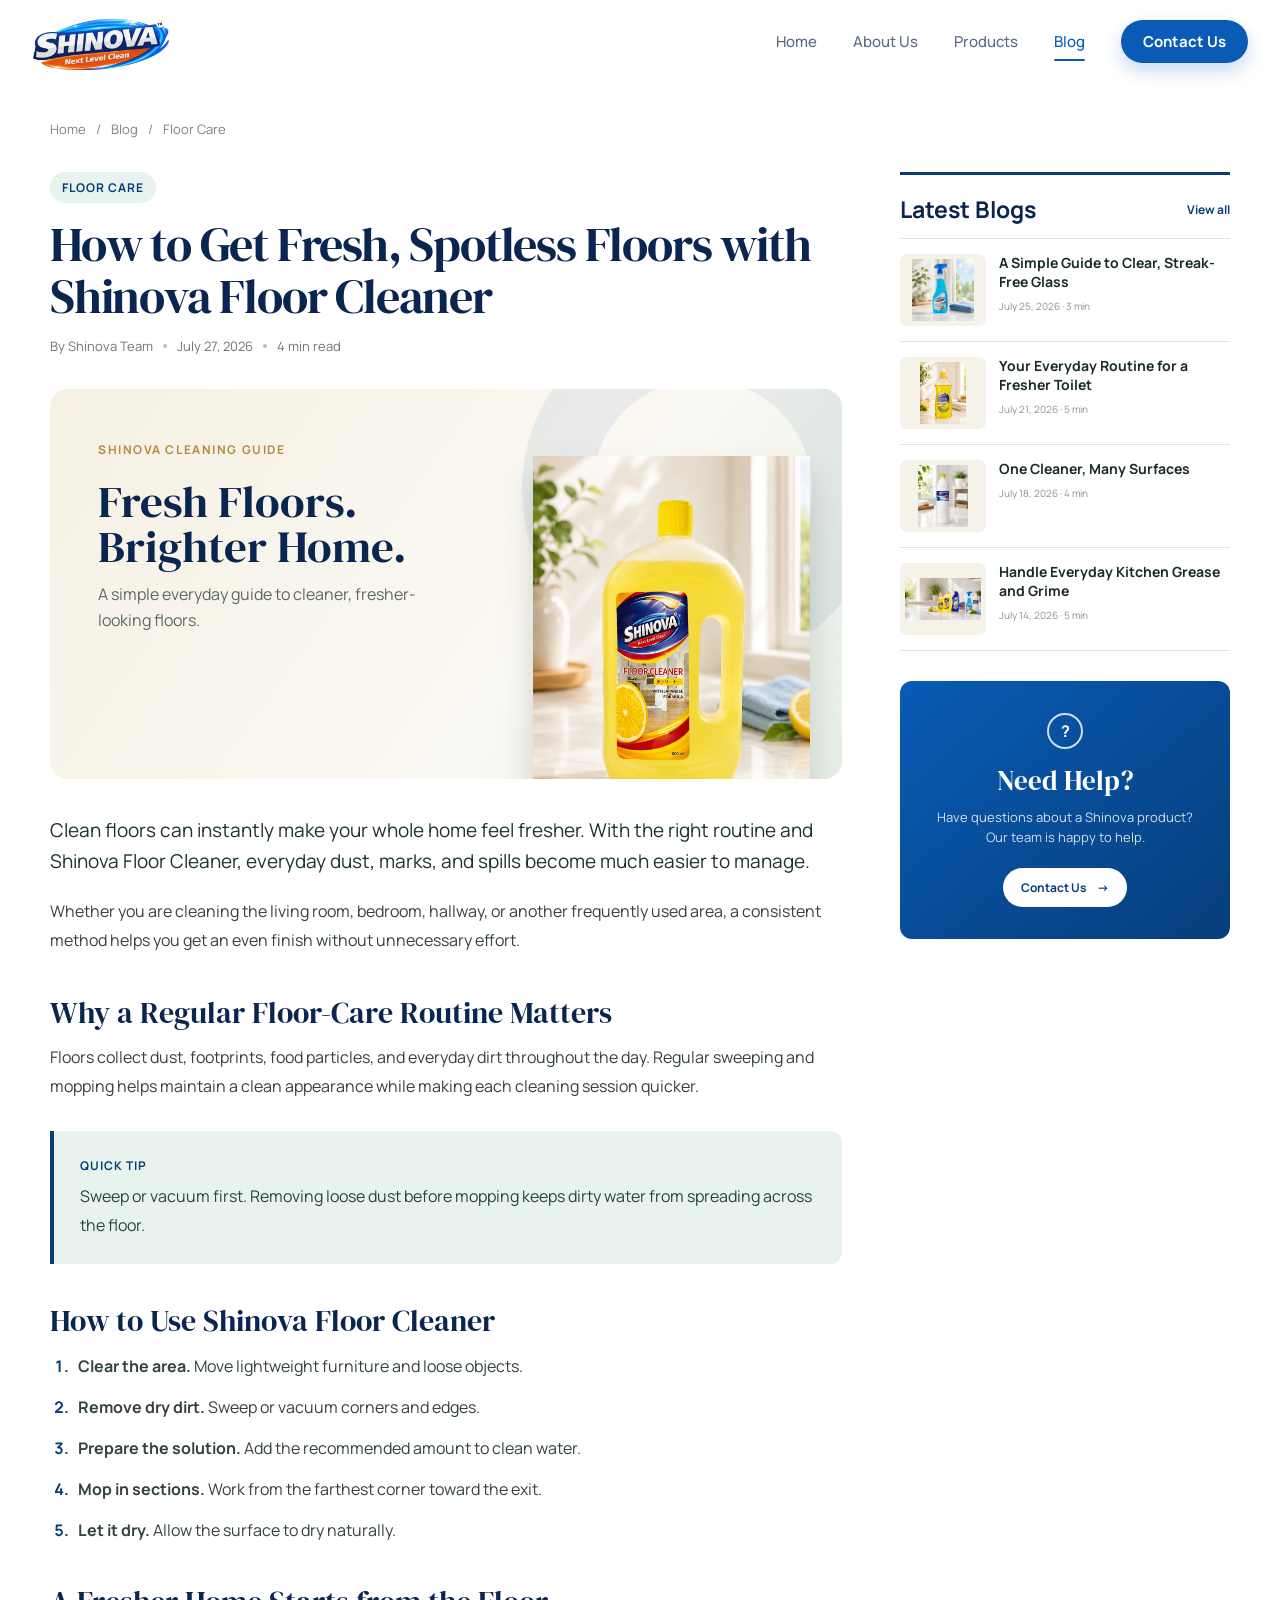
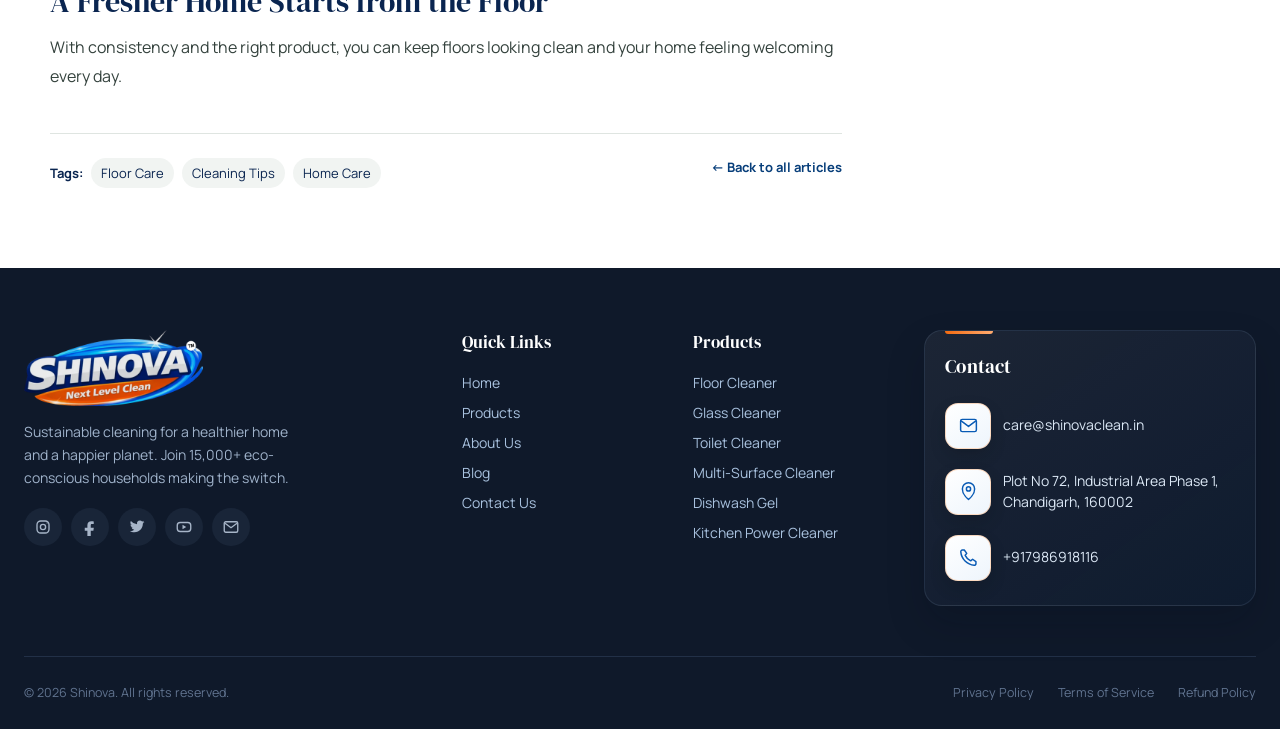
<file: singleblog.html>
<!DOCTYPE html>
<html lang="en">
<head>
    <meta charset="UTF-8">
    <meta name="viewport" content="width=device-width, initial-scale=1.0">
    <meta name="description" content="Learn how to get fresh, spotless floors with Shinova Floor Cleaner.">
    <title>How to Get Fresh, Spotless Floors | Shinova</title>
    <link rel="icon" href="favicon.ico" sizes="any">
    <link rel="preconnect" href="https://fonts.googleapis.com">
    <link rel="preconnect" href="https://fonts.gstatic.com" crossorigin>
    <link href="https://fonts.googleapis.com/css2?family=DM+Serif+Display&family=Manrope:wght@400;500;600;700&display=swap" rel="stylesheet">
    <link rel="stylesheet" href="assects/stylesheet/header.css">
    <link rel="stylesheet" href="assects/stylesheet/contact.css">
    <link rel="stylesheet" href="assects/stylesheet/singleblog.css">
</head>
<body class="inner-page">
    <header class="site-header">
        <nav class="navbar">
            <a href="index.html" class="brand-logo" aria-label="Shinova home">
                <img class="brand-logo__image" src="assects/imagess/SHINOVA LOGO (2).webp" alt="Shinova">
                <span class="brand-mark" aria-hidden="true">
                    <svg viewBox="0 0 100 100" fill="currentColor"><path d="M50 8c17 0 31 14 31 31 0 17-14 31-31 31S19 56 19 39 33 8 50 8Z"/><path d="M62 24c8 5 14 14 14 24 0 11-6 21-16 27-2-4-4-8-5-12 5-3 8-8 9-12-4-7-10-13-18-17 5-3 10-5 16-10Z"/></svg>
                </span>
                <span class="brand-name">Shinova</span>
            </a>
            <button class="nav-toggle" type="button" aria-label="Open navigation menu" aria-controls="primary-navigation" aria-expanded="false"><span></span><span></span><span></span></button>
            <ul class="nav-menu" id="primary-navigation">
                <li><a href="index.html">Home</a></li>
                <li><a href="about.html">About Us</a></li>
                <li><a href="product.html">Products</a></li>
                <li><a href="blog.html" aria-current="page">Blog</a></li>
                <li><a href="contact.html" class="nav-contact-btn">Contact Us</a></li>
            </ul>
        </nav>
    </header>

    <main class="article-page">
        <nav class="article-breadcrumb" aria-label="Breadcrumb">
            <a href="index.html">Home</a><span>/</span><a href="blog.html">Blog</a><span>/</span><span id="breadcrumb-category">Floor Care</span>
        </nav>

        <div class="article-layout">
            <article class="article">
                <header class="article-header">
                    <span class="article-category" id="article-category">Floor care</span>
                    <h1 id="article-title">How to Get Fresh, Spotless Floors with Shinova Floor Cleaner</h1>
                    <div class="article-meta">
                        <span>By Shinova Team</span><i></i><time id="article-date" datetime="2026-07-27">July 27, 2026</time><i></i><span id="article-read-time">4 min read</span>
                    </div>
                </header>

                <figure class="article-hero">
                    <div class="article-hero__copy">
                        <span>SHINOVA CLEANING GUIDE</span>
                        <h2 id="hero-title">Fresh Floors.<br>Brighter Home.</h2>
                        <p id="hero-description">A simple everyday guide to cleaner, fresher-looking floors.</p>
                    </div>
                    <img id="article-image" src="assects/imagess/image3.webp" alt="Shinova Floor Cleaner bottle">
                    <span class="article-hero__shape" aria-hidden="true"></span>
                </figure>

                <div class="article-body" id="article-body">
                    <p class="article-intro">Clean floors can instantly make your whole home feel fresher. With the right routine and Shinova Floor Cleaner, everyday dust, marks, and spills become much easier to manage.</p>

                    <p>Whether you are cleaning the living room, bedroom, hallway, or another frequently used area, a consistent method helps you get an even finish without unnecessary effort. This guide walks you through a practical floor-care routine for your home.</p>

                    <h2>Why a Regular Floor-Care Routine Matters</h2>
                    <p>Floors collect dust, footprints, food particles, and everyday dirt throughout the day. Leaving these behind for too long can make rooms look dull and can turn small marks into stubborn stains.</p>
                    <p>Regular sweeping and mopping helps maintain a clean appearance while making each cleaning session quicker. A fresh floor also improves the overall feel of your space—especially in busy family areas.</p>

                    <aside class="article-tip">
                        <strong>Quick tip</strong>
                        <p>Sweep or vacuum first. Removing loose dust before mopping keeps dirty water from spreading across the floor.</p>
                    </aside>

                    <h2>How to Use Shinova Floor Cleaner</h2>
                    <ol>
                        <li><strong>Clear the area.</strong> Move lightweight furniture and remove loose objects so you can clean evenly.</li>
                        <li><strong>Remove dry dirt.</strong> Sweep or vacuum the entire floor, paying attention to corners and edges.</li>
                        <li><strong>Prepare the solution.</strong> Add the recommended amount of Shinova Floor Cleaner to a bucket of clean water.</li>
                        <li><strong>Mop in sections.</strong> Start at the farthest corner and work toward the exit to avoid stepping on wet areas.</li>
                        <li><strong>Let it dry.</strong> Allow the surface to dry naturally before walking over it.</li>
                    </ol>

                    <h2>Simple Habits for Cleaner Floors Every Day</h2>
                    <p>Place doormats near entrances, wipe spills as soon as they happen, and keep a separate mop for indoor areas. Wash the mop head after use and store your cleaner upright in a cool, secure place away from children.</p>

                    <h2>A Fresher Home Starts from the Floor</h2>
                    <p>A good routine does not need to be complicated. With a little consistency and the right product, you can keep your floors looking clean and your home feeling welcoming every day.</p>
                </div>

                <footer class="article-footer">
                    <div><span>Tags:</span><a href="#">Floor Care</a><a href="#">Cleaning Tips</a><a href="#">Home Care</a></div>
                    <a class="back-to-blog" href="blog.html">← Back to all articles</a>
                </footer>
            </article>

            <aside class="article-sidebar" aria-label="More from Shinova">
                <section class="latest-blogs">
                    <div class="sidebar-title"><span>Latest Blogs</span><a href="blog.html">View all</a></div>
                    <a class="latest-card" href="singleblog.html?blog=glass-cleaner"><img src="assects/imagess/image4.webp" alt="Shinova Glass Cleaner"><span><strong>A Simple Guide to Clear, Streak-Free Glass</strong><small>July 25, 2026 · 3 min</small></span></a>
                    <a class="latest-card" href="singleblog.html?blog=toilet-cleaner"><img src="assects/imagess/image5.webp" alt="Shinova Toilet Cleaner"><span><strong>Your Everyday Routine for a Fresher Toilet</strong><small>July 21, 2026 · 5 min</small></span></a>
                    <a class="latest-card" href="singleblog.html?blog=multi-surface"><img src="assects/imagess/image6.webp" alt="Shinova Multi-Surface Cleaner"><span><strong>One Cleaner, Many Surfaces</strong><small>July 18, 2026 · 4 min</small></span></a>
                    <a class="latest-card" href="singleblog.html?blog=kitchen-cleaner"><img src="assects/imagess/image8.webp" alt="Shinova Kitchen Power Cleaner"><span><strong>Handle Everyday Kitchen Grease and Grime</strong><small>July 14, 2026 · 5 min</small></span></a>
                </section>

                <section class="help-card">
                    <span class="help-card__icon" aria-hidden="true">?</span>
                    <h2>Need Help?</h2>
                    <p>Have questions about a Shinova product? Our team is happy to help.</p>
                    <a href="contact.html">Contact Us <span>→</span></a>
                </section>
            </aside>
        </div>
    </main>

    <footer class="site-footer">
        <div class="site-footer__inner">
            <div class="footer-main">
                <div class="footer-brand">
                    <a class="footer-logo" href="index.html" aria-label="Shinova home"><img class="footer-logo__image" src="assects/imagess/SHINOVA LOGO (2).webp" alt="Shinova"><span>Shinova</span></a>
                    <p>Sustainable cleaning for a healthier home and a happier planet. Join 15,000+ eco-conscious households making the switch.</p>
                    <div class="footer-socials" aria-label="Social media">
                        <a href="#" aria-label="Instagram"><svg viewBox="0 0 24 24" fill="none" stroke="currentColor" stroke-width="1.8"><rect x="4" y="4" width="16" height="16" rx="5"/><circle cx="12" cy="12" r="3.5"/><circle cx="17.5" cy="6.5" r=".8" fill="currentColor" stroke="none"/></svg></a>
                        <a href="#" aria-label="Facebook"><svg viewBox="0 0 24 24" fill="currentColor"><path d="M14 8h3V4.5c-.6-.1-1.8-.2-3.2-.2-3.2 0-5.3 1.9-5.3 5.5V13H5v4h3.5v7H13v-7h3.5l.6-4H13v-2.8C13 8.8 13.4 8 14 8Z"/></svg></a>
                        <a href="#" aria-label="Twitter"><svg viewBox="0 0 24 24" fill="currentColor"><path d="M19.8 7.2v.5c0 5.3-4 11.3-11.3 11.3-2.2 0-4.3-.7-6-1.8h.9c1.9 0 3.6-.6 4.9-1.7a4 4 0 0 1-3.7-2.8c.6.1 1.2.1 1.8-.1a4 4 0 0 1-3.2-3.9c.6.3 1.2.5 1.8.5A4 4 0 0 1 3.8 4a11.3 11.3 0 0 0 8.2 4.2 4 4 0 0 1 6.8-3.6 7.8 7.8 0 0 0 2.5-1 4 4 0 0 1-1.7 2.2 8 8 0 0 0 2.3-.6 8.5 8.5 0 0 1-2.1 2Z"/></svg></a>
                        <a href="#" aria-label="YouTube"><svg viewBox="0 0 24 24" fill="none" stroke="currentColor" stroke-width="1.8"><rect x="3" y="6" width="18" height="12" rx="4"/><path d="m10 9 5 3-5 3Z" fill="currentColor" stroke="none"/></svg></a>
                        <a href="mailto:care@shinovaclean.in" aria-label="Email"><svg viewBox="0 0 24 24" fill="none" stroke="currentColor" stroke-width="1.8"><rect x="3" y="5" width="18" height="14" rx="2"/><path d="m4 7 8 6 8-6"/></svg></a>
                    </div>
                </div>
                <nav class="footer-links" aria-label="Quick Links">
                    <h3>Quick Links</h3>
                    <a href="index.html">Home</a><a href="product.html">Products</a><a href="about.html">About Us</a><a href="blog.html">Blog</a><a href="contact.html">Contact Us</a>
                </nav>
                <nav class="footer-links" aria-label="Products">
                    <h3>Products</h3>
                    <a href="single.html?product=floor-cleaner">Floor Cleaner</a><a href="single.html?product=glass-cleaner">Glass Cleaner</a><a href="single.html?product=toilet-cleaner">Toilet Cleaner</a><a href="single.html?product=multi-surface">Multi-Surface Cleaner</a><a href="single.html?product=dishwash-gel">Dishwash Gel</a><a href="single.html?product=kitchen-cleaner">Kitchen Power Cleaner</a>
                </nav>
                <address class="footer-contact" aria-label="Contact details">
                    <h3>Contact</h3>
                    <a href="mailto:care@shinovaclean.in"><span class="footer-contact__icon"><svg viewBox="0 0 24 24"><rect x="3" y="5" width="18" height="14" rx="2"/><path d="m4 7 8 6 8-6"/></svg></span><span>care@shinovaclean.in</span></a>
                    <div><span class="footer-contact__icon"><svg viewBox="0 0 24 24"><path d="M12 21s7-5.2 7-12a7 7 0 1 0-14 0c0 6.8 7 12 7 12Z"/><circle cx="12" cy="9" r="2.4"/></svg></span><span>Plot No 72, Industrial Area Phase 1,<br>Chandigarh, 160002</span></div>
                    <a class="footer-contact__phone" href="tel:+917986918116"><span class="footer-contact__icon"><svg viewBox="0 0 24 24"><path d="M7.2 3.5 10 7.3 8.2 9.5c1.3 2.8 3.5 5 6.3 6.3l2.2-1.8 3.8 2.8v2.3c0 1-1 1.8-2 1.7C10.4 20.1 3.9 13.6 3.2 5.5c-.1-1 .7-2 1.7-2h2.3Z"/></svg></span><span>+917986918116</span></a>
                </address>
            </div>
            <div class="footer-bottom">
                <p>&copy; 2026 Shinova. All rights reserved.</p>
                <div class="footer-legal"><a href="privacy.html">Privacy Policy</a><a href="term.html">Terms of Service</a><a href="refund.html">Refund Policy</a></div>
            </div>
        </div>
    </footer>
    <script>
        const blogPosts = {
            "floor-cleaner": {
                category: "Floor Care", title: "How to Get Fresh, Spotless Floors with Shinova Floor Cleaner", date: "July 27, 2026", dateTime: "2026-07-27", read: "4 min read", image: "assects/imagess/image3.webp", imageAlt: "Shinova Floor Cleaner bottle", hero: "Fresh Floors.<br>Brighter Home.", heroText: "A simple everyday guide to cleaner, fresher-looking floors.",
                content: `<p class="article-intro">Clean floors can instantly make your whole home feel fresher. With the right routine and Shinova Floor Cleaner, everyday dust, marks, and spills become much easier to manage.</p><p>Whether you are cleaning the living room, bedroom, hallway, or another frequently used area, a consistent method helps you get an even finish without unnecessary effort.</p><h2>Why a Regular Floor-Care Routine Matters</h2><p>Floors collect dust, footprints, food particles, and everyday dirt throughout the day. Regular sweeping and mopping helps maintain a clean appearance while making each cleaning session quicker.</p><aside class="article-tip"><strong>Quick tip</strong><p>Sweep or vacuum first. Removing loose dust before mopping keeps dirty water from spreading across the floor.</p></aside><h2>How to Use Shinova Floor Cleaner</h2><ol><li><strong>Clear the area.</strong> Move lightweight furniture and loose objects.</li><li><strong>Remove dry dirt.</strong> Sweep or vacuum corners and edges.</li><li><strong>Prepare the solution.</strong> Add the recommended amount to clean water.</li><li><strong>Mop in sections.</strong> Work from the farthest corner toward the exit.</li><li><strong>Let it dry.</strong> Allow the surface to dry naturally.</li></ol><h2>A Fresher Home Starts from the Floor</h2><p>With consistency and the right product, you can keep floors looking clean and your home feeling welcoming every day.</p>`
            },
            "glass-cleaner": {
                category: "Surface Care", title: "A Simple Guide to Clear, Streak-Free Glass and Mirrors", date: "July 25, 2026", dateTime: "2026-07-25", read: "3 min read", image: "assects/imagess/image4.webp", imageAlt: "Shinova Glass Cleaner bottle", hero: "Clear Glass.<br>Brighter Views.", heroText: "An easy routine for sparkling mirrors, windows, and glass surfaces.",
                content: `<p class="article-intro">Fingerprints, dust, and water marks can quickly make glass look dull. A simple technique with Shinova Glass Cleaner helps restore a clear, polished appearance.</p><h2>What Causes Streaks on Glass?</h2><p>Too much product, a dirty cloth, and cleaning in direct sunlight are common causes of streaks. Using a small amount and a clean microfiber cloth gives you better control.</p><aside class="article-tip"><strong>Quick tip</strong><p>Clean windows when the glass is cool. Fast drying in strong sunlight can leave visible lines.</p></aside><h2>Your Streak-Free Cleaning Routine</h2><ol><li><strong>Remove loose dust.</strong> Wipe the frame and surface gently.</li><li><strong>Apply lightly.</strong> Spray a small, even amount onto the glass.</li><li><strong>Wipe thoroughly.</strong> Use a clean microfiber cloth in overlapping strokes.</li><li><strong>Polish the edges.</strong> Finish with a dry section of the cloth.</li></ol><h2>Keep Glass Clear for Longer</h2><p>Use separate cloths for dusty surfaces and polishing, and wash them without heavy fabric softener to maintain absorbency.</p>`
            },
            "toilet-cleaner": {
                category: "Bathroom Care", title: "Your Everyday Routine for a Cleaner, Fresher Toilet", date: "July 21, 2026", dateTime: "2026-07-21", read: "5 min read", image: "assects/imagess/image5.webp", imageAlt: "Shinova Toilet Cleaner bottle", hero: "Everyday Hygiene.<br>Fresh Bathroom.", heroText: "Practical steps for a cleaner toilet and a fresher bathroom.",
                content: `<p class="article-intro">A clean toilet is an essential part of a fresh, comfortable bathroom. A regular routine prevents visible buildup and makes deeper cleaning easier.</p><h2>Why Consistency Makes a Difference</h2><p>Mineral marks and everyday residue become harder to remove when left for long periods. Short, regular cleaning sessions help keep the bowl and surrounding area maintained.</p><aside class="article-tip"><strong>Safety first</strong><p>Never mix toilet cleaner with bleach or another cleaning chemical. Keep the room ventilated and follow the pack instructions.</p></aside><h2>A Simple Toilet-Care Routine</h2><ol><li><strong>Ventilate the bathroom.</strong> Open a window or switch on the exhaust fan.</li><li><strong>Apply carefully.</strong> Direct the cleaner around the inner rim as instructed.</li><li><strong>Allow contact time.</strong> Let the product work for the recommended period.</li><li><strong>Brush thoroughly.</strong> Focus under the rim and around the water line.</li><li><strong>Flush and finish.</strong> Clean external touchpoints with a suitable separate cloth.</li></ol><h2>Build a Better Bathroom Habit</h2><p>Keep cleaning tools separate, wash your hands after cleaning, and store all products securely away from children.</p>`
            },
            "multi-surface": {
                category: "Everyday Care", title: "One Cleaner, Many Surfaces: Make Daily Cleaning Simpler", date: "July 18, 2026", dateTime: "2026-07-18", read: "4 min read", image: "assects/imagess/image6.webp", imageAlt: "Shinova Multi-Surface Cleaner bottle", hero: "One Cleaner.<br>Many Surfaces.", heroText: "Simplify everyday care across the busiest spaces in your home.",
                content: `<p class="article-intro">Daily cleaning feels easier when one dependable product can handle common messes across several suitable household surfaces.</p><h2>Where Everyday Mess Collects</h2><p>Tables, counters, shelves, cabinets, and other high-touch areas collect dust, crumbs, and light marks. Cleaning these small messes regularly prevents them from becoming a bigger weekend task.</p><aside class="article-tip"><strong>Quick tip</strong><p>Always test the cleaner on a small hidden area first, especially on delicate, painted, or unfamiliar finishes.</p></aside><h2>A Quick Multi-Surface Routine</h2><ol><li><strong>Clear the surface.</strong> Move objects and remove crumbs.</li><li><strong>Check suitability.</strong> Follow the product label for approved surfaces.</li><li><strong>Apply as directed.</strong> Use only the amount needed.</li><li><strong>Wipe evenly.</strong> Fold a clean cloth into sections and change sides as it gets dirty.</li><li><strong>Rinse where required.</strong> Carefully rinse food-contact areas with clean water.</li></ol><h2>Make Daily Cleaning Manageable</h2><p>Focus on one room at a time and clean spills promptly. Small routines are often more effective than waiting for dirt to build up.</p>`
            },
            "lemon-floor": {
                category: "Floor Care", title: "Bring a Fresh Lemon Feel to Your Everyday Floor-Care Routine", date: "July 16, 2026", dateTime: "2026-07-16", read: "3 min read", image: "assects/imagess/image7.webp", imageAlt: "Shinova Lemon Floor Cleaner bottle", hero: "Lemon Fresh.<br>Everyday Clean.", heroText: "Turn everyday mopping into a brighter, fresher experience.",
                content: `<p class="article-intro">A freshly mopped floor can transform the mood of a room. Shinova Lemon Floor Cleaner brings a bright, fresh feel to your regular floor-care routine.</p><h2>Start with the Busiest Areas</h2><p>Entrances, kitchens, and living spaces usually collect the most dust and footprints. Giving these areas regular attention helps the entire home feel better maintained.</p><aside class="article-tip"><strong>Quick tip</strong><p>Change the water when it becomes visibly dirty. Clean water helps prevent dull residue from being spread back onto the floor.</p></aside><h2>Your Lemon-Fresh Mopping Routine</h2><ol><li><strong>Sweep thoroughly.</strong> Remove grit that could scratch the surface.</li><li><strong>Dilute correctly.</strong> Follow the quantity recommended on the pack.</li><li><strong>Wring the mop.</strong> Avoid leaving excess water on the floor.</li><li><strong>Work in sections.</strong> Use smooth, overlapping strokes.</li><li><strong>Allow to dry.</strong> Keep the area clear until dry.</li></ol><h2>Freshness Through Simple Habits</h2><p>Rinse your mop after every use and let it dry completely. A clean mop makes the next floor-care session more effective.</p>`
            },
            "kitchen-cleaner": {
                category: "Kitchen Care", title: "How to Handle Everyday Kitchen Grease and Grime", date: "July 14, 2026", dateTime: "2026-07-14", read: "5 min read", image: "assects/imagess/image8.webp", imageAlt: "Shinova Kitchen Power Cleaner bottle", hero: "Cut the Grease.<br>Refresh the Kitchen.", heroText: "A practical routine for everyday cooking splashes and grime.",
                content: `<p class="article-intro">Cooking creates oil splashes, food marks, and sticky residue. Cleaning these messes early with Shinova Kitchen Power Cleaner can keep your cooking area easier to maintain.</p><h2>Why Kitchen Grease Needs Attention</h2><p>Grease attracts dust and can become more stubborn over time. Regular wiping around the hob, backsplash, and counters prevents layers from building up.</p><aside class="article-tip"><strong>Food-area care</strong><p>Rinse food-contact surfaces thoroughly with clean water after cleaning, and never spray near uncovered food.</p></aside><h2>A Better Kitchen-Cleaning Method</h2><ol><li><strong>Let hot surfaces cool.</strong> Never apply cleaner to a hot hob or appliance.</li><li><strong>Remove loose debris.</strong> Wipe away crumbs and food pieces.</li><li><strong>Apply as directed.</strong> Focus on greasy or marked areas.</li><li><strong>Allow brief contact.</strong> Give the formula time according to its label.</li><li><strong>Wipe and rinse.</strong> Use a clean cloth and rinse food-contact areas carefully.</li></ol><h2>Keep Grease from Building Up</h2><p>Wipe splashes after cooking, wash cleaning cloths frequently, and store products upright away from food, heat, and children.</p>`
            }
        };

        const requestedBlog = new URLSearchParams(window.location.search).get("blog");
        const post = blogPosts[requestedBlog] || blogPosts["floor-cleaner"];
        document.title = `${post.title} | Shinova`;
        document.getElementById("breadcrumb-category").textContent = post.category;
        document.getElementById("article-category").textContent = post.category;
        document.getElementById("article-title").textContent = post.title;
        document.getElementById("article-date").textContent = post.date;
        document.getElementById("article-date").dateTime = post.dateTime;
        document.getElementById("article-read-time").textContent = post.read;
        document.getElementById("hero-title").innerHTML = post.hero;
        document.getElementById("hero-description").textContent = post.heroText;
        document.getElementById("article-image").src = post.image;
        document.getElementById("article-image").alt = post.imageAlt;
        document.getElementById("article-body").innerHTML = post.content;
    </script>
    <script src="assects/navigation.js"></script>
</body>
</html>
</file>
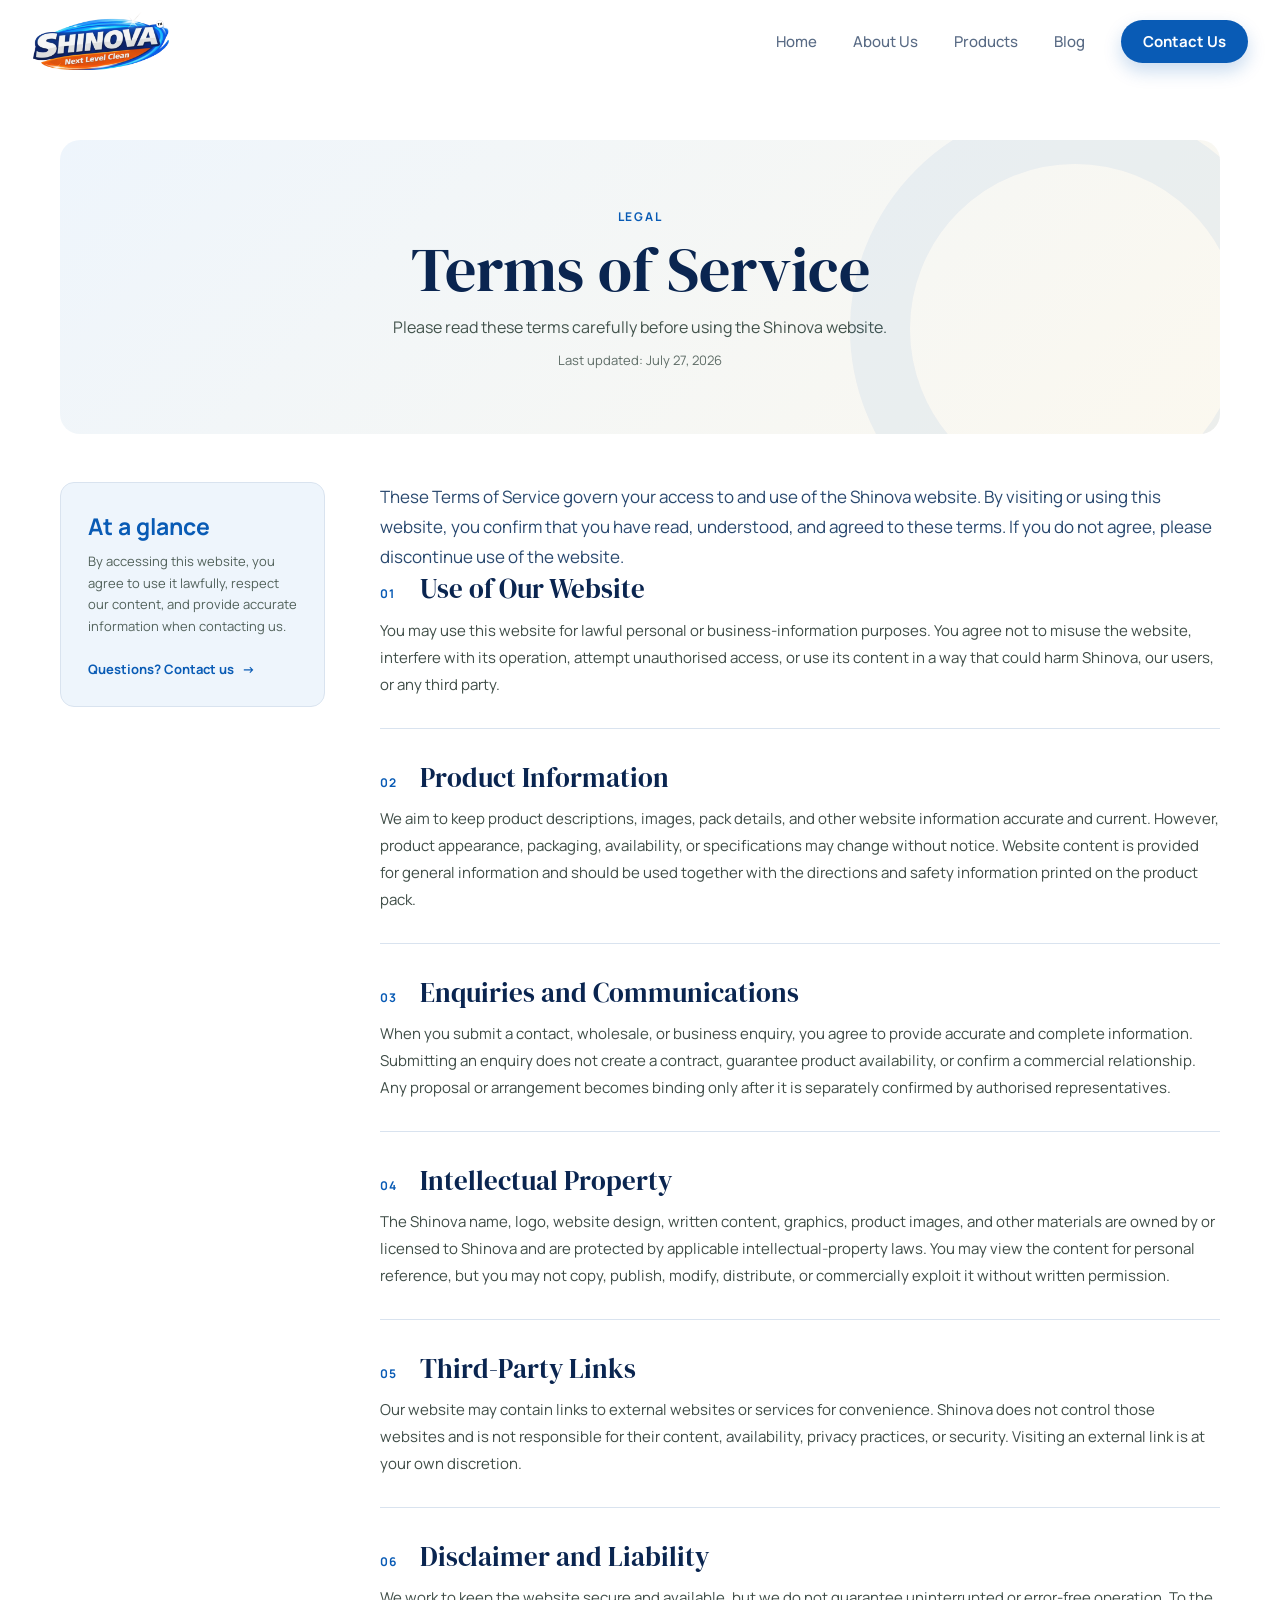
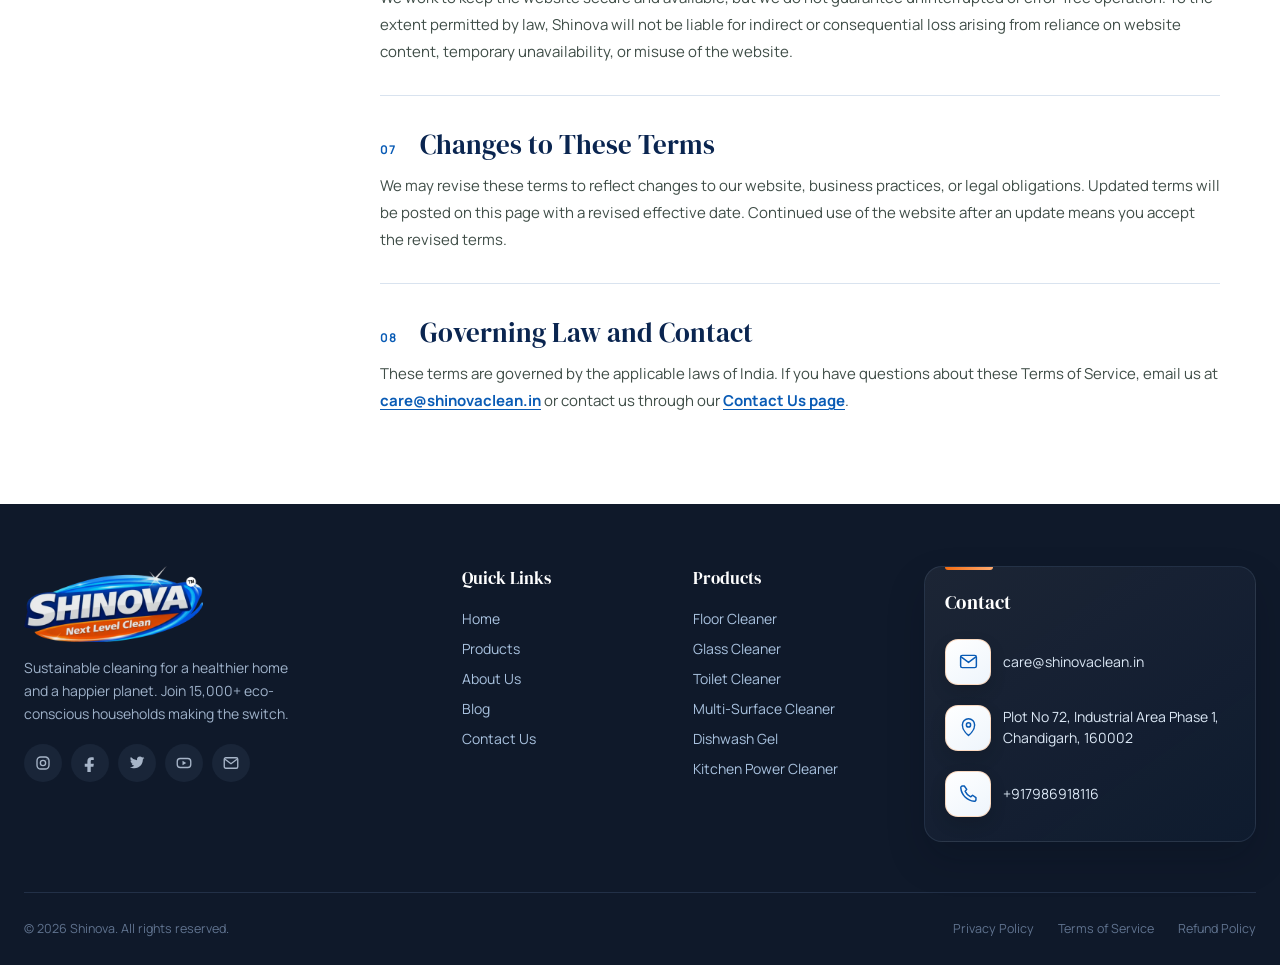
<file: term.html>
<!DOCTYPE html>
<html lang="en">
<head>
    <meta charset="UTF-8">
    <meta name="viewport" content="width=device-width, initial-scale=1.0">
    <meta name="description" content="Read the terms and conditions governing your use of the Shinova website and services.">
    <title>Terms of Service | Shinova</title>
    <link rel="icon" href="favicon.ico" sizes="any">
    <link rel="preconnect" href="https://fonts.googleapis.com">
    <link rel="preconnect" href="https://fonts.gstatic.com" crossorigin>
    <link href="https://fonts.googleapis.com/css2?family=DM+Serif+Display&family=Manrope:wght@400;500;600;700&display=swap" rel="stylesheet">
    <link rel="stylesheet" href="assects/stylesheet/contact.css">
    <link rel="stylesheet" href="assects/stylesheet/header.css">
    <link rel="stylesheet" href="assects/stylesheet/term.css">
</head>
<body class="inner-page">
    <header class="site-header">
        <nav class="navbar">
            <a href="index.html" class="brand-logo" aria-label="Shinova home">
                <img class="brand-logo__image" src="assects/imagess/SHINOVA LOGO (2).webp" alt="Shinova">
                <span class="brand-mark" aria-hidden="true"><svg viewBox="0 0 100 100" fill="currentColor"><path d="M50 8c17 0 31 14 31 31 0 17-14 31-31 31S19 56 19 39 33 8 50 8Z"/><path d="M62 24c8 5 14 14 14 24 0 11-6 21-16 27-2-4-4-8-5-12 5-3 8-8 9-12-4-7-10-13-18-17 5-3 10-5 16-10Z"/></svg></span>
                <span class="brand-name">Shinova</span>
            </a>
            <button class="nav-toggle" type="button" aria-label="Open navigation menu" aria-controls="primary-navigation" aria-expanded="false"><span></span><span></span><span></span></button>
            <ul class="nav-menu" id="primary-navigation">
                <li><a href="index.html">Home</a></li>
                <li><a href="about.html">About Us</a></li>
                <li><a href="product.html">Products</a></li>
                <li><a href="blog.html">Blog</a></li>
                <li><a href="contact.html" class="nav-contact-btn">Contact Us</a></li>
            </ul>
        </nav>
    </header>

    <main class="terms-page">
        <header class="terms-hero">
            <span>Legal</span>
            <h1>Terms of Service</h1>
            <p>Please read these terms carefully before using the Shinova website.</p>
            <time datetime="2026-07-27">Last updated: July 27, 2026</time>
        </header>

        <div class="terms-layout">
            <aside class="terms-summary" aria-label="Terms summary">
                <strong>At a glance</strong>
                <p>By accessing this website, you agree to use it lawfully, respect our content, and provide accurate information when contacting us.</p>
                <a href="contact.html">Questions? Contact us <span>→</span></a>
            </aside>

            <article class="terms-content">
                <p class="terms-intro">These Terms of Service govern your access to and use of the Shinova website. By visiting or using this website, you confirm that you have read, understood, and agreed to these terms. If you do not agree, please discontinue use of the website.</p>

                <section id="use">
                    <h2><span>01</span> Use of Our Website</h2>
                    <p>You may use this website for lawful personal or business-information purposes. You agree not to misuse the website, interfere with its operation, attempt unauthorised access, or use its content in a way that could harm Shinova, our users, or any third party.</p>
                </section>

                <section id="information">
                    <h2><span>02</span> Product Information</h2>
                    <p>We aim to keep product descriptions, images, pack details, and other website information accurate and current. However, product appearance, packaging, availability, or specifications may change without notice. Website content is provided for general information and should be used together with the directions and safety information printed on the product pack.</p>
                </section>

                <section id="enquiries">
                    <h2><span>03</span> Enquiries and Communications</h2>
                    <p>When you submit a contact, wholesale, or business enquiry, you agree to provide accurate and complete information. Submitting an enquiry does not create a contract, guarantee product availability, or confirm a commercial relationship. Any proposal or arrangement becomes binding only after it is separately confirmed by authorised representatives.</p>
                </section>

                <section id="ownership">
                    <h2><span>04</span> Intellectual Property</h2>
                    <p>The Shinova name, logo, website design, written content, graphics, product images, and other materials are owned by or licensed to Shinova and are protected by applicable intellectual-property laws. You may view the content for personal reference, but you may not copy, publish, modify, distribute, or commercially exploit it without written permission.</p>
                </section>

                <section id="links">
                    <h2><span>05</span> Third-Party Links</h2>
                    <p>Our website may contain links to external websites or services for convenience. Shinova does not control those websites and is not responsible for their content, availability, privacy practices, or security. Visiting an external link is at your own discretion.</p>
                </section>

                <section id="liability">
                    <h2><span>06</span> Disclaimer and Liability</h2>
                    <p>We work to keep the website secure and available, but we do not guarantee uninterrupted or error-free operation. To the extent permitted by law, Shinova will not be liable for indirect or consequential loss arising from reliance on website content, temporary unavailability, or misuse of the website.</p>
                </section>

                <section id="changes">
                    <h2><span>07</span> Changes to These Terms</h2>
                    <p>We may revise these terms to reflect changes to our website, business practices, or legal obligations. Updated terms will be posted on this page with a revised effective date. Continued use of the website after an update means you accept the revised terms.</p>
                </section>

                <section id="contact">
                    <h2><span>08</span> Governing Law and Contact</h2>
                    <p>These terms are governed by the applicable laws of India. If you have questions about these Terms of Service, email us at <a href="mailto:care@shinovaclean.in">care@shinovaclean.in</a> or contact us through our <a href="contact.html">Contact Us page</a>.</p>
                </section>
            </article>
        </div>
    </main>

    <footer class="site-footer">
        <div class="site-footer__inner">
            <div class="footer-main">
                <div class="footer-brand">
                    <a class="footer-logo" href="index.html" aria-label="Shinova home"><img class="footer-logo__image" src="assects/imagess/SHINOVA LOGO (2).webp" alt="Shinova"><span>Shinova</span></a>
                    <p>Sustainable cleaning for a healthier home and a happier planet. Join 15,000+ eco-conscious households making the switch.</p>
                    <div class="footer-socials" aria-label="Social media">
                        <a href="#" aria-label="Instagram"><svg viewBox="0 0 24 24" fill="none" stroke="currentColor" stroke-width="1.8"><rect x="4" y="4" width="16" height="16" rx="5"/><circle cx="12" cy="12" r="3.5"/><circle cx="17.5" cy="6.5" r=".8" fill="currentColor" stroke="none"/></svg></a>
                        <a href="#" aria-label="Facebook"><svg viewBox="0 0 24 24" fill="currentColor"><path d="M14 8h3V4.5c-.6-.1-1.8-.2-3.2-.2-3.2 0-5.3 1.9-5.3 5.5V13H5v4h3.5v7H13v-7h3.5l.6-4H13v-2.8C13 8.8 13.4 8 14 8Z"/></svg></a>
                        <a href="#" aria-label="Twitter"><svg viewBox="0 0 24 24" fill="currentColor"><path d="M19.8 7.2v.5c0 5.3-4 11.3-11.3 11.3-2.2 0-4.3-.7-6-1.8h.9c1.9 0 3.6-.6 4.9-1.7a4 4 0 0 1-3.7-2.8c.6.1 1.2.1 1.8-.1a4 4 0 0 1-3.2-3.9c.6.3 1.2.5 1.8.5A4 4 0 0 1 3.8 4a11.3 11.3 0 0 0 8.2 4.2 4 4 0 0 1 6.8-3.6 7.8 7.8 0 0 0 2.5-1 4 4 0 0 1-1.7 2.2 8 8 0 0 0 2.3-.6 8.5 8.5 0 0 1-2.1 2Z"/></svg></a>
                        <a href="#" aria-label="YouTube"><svg viewBox="0 0 24 24" fill="none" stroke="currentColor" stroke-width="1.8"><rect x="3" y="6" width="18" height="12" rx="4"/><path d="m10 9 5 3-5 3Z" fill="currentColor" stroke="none"/></svg></a>
                        <a href="mailto:care@shinovaclean.in" aria-label="Email"><svg viewBox="0 0 24 24" fill="none" stroke="currentColor" stroke-width="1.8"><rect x="3" y="5" width="18" height="14" rx="2"/><path d="m4 7 8 6 8-6"/></svg></a>
                    </div>
                </div>
                <nav class="footer-links" aria-label="Quick Links">
                    <h3>Quick Links</h3>
                    <a href="index.html">Home</a><a href="product.html">Products</a><a href="about.html">About Us</a><a href="blog.html">Blog</a><a href="contact.html">Contact Us</a>
                </nav>
                <nav class="footer-links" aria-label="Products">
                    <h3>Products</h3>
                    <a href="single.html?product=floor-cleaner">Floor Cleaner</a><a href="single.html?product=glass-cleaner">Glass Cleaner</a><a href="single.html?product=toilet-cleaner">Toilet Cleaner</a><a href="single.html?product=multi-surface">Multi-Surface Cleaner</a><a href="single.html?product=dishwash-gel">Dishwash Gel</a><a href="single.html?product=kitchen-cleaner">Kitchen Power Cleaner</a>
                </nav>
                <address class="footer-contact" aria-label="Contact details">
                    <h3>Contact</h3>
                    <a href="mailto:care@shinovaclean.in"><span class="footer-contact__icon"><svg viewBox="0 0 24 24"><rect x="3" y="5" width="18" height="14" rx="2"/><path d="m4 7 8 6 8-6"/></svg></span><span>care@shinovaclean.in</span></a>
                    <div><span class="footer-contact__icon"><svg viewBox="0 0 24 24"><path d="M12 21s7-5.2 7-12a7 7 0 1 0-14 0c0 6.8 7 12 7 12Z"/><circle cx="12" cy="9" r="2.4"/></svg></span><span>Plot No 72, Industrial Area Phase 1,<br>Chandigarh, 160002</span></div>
                    <a class="footer-contact__phone" href="tel:+917986918116"><span class="footer-contact__icon"><svg viewBox="0 0 24 24"><path d="M7.2 3.5 10 7.3 8.2 9.5c1.3 2.8 3.5 5 6.3 6.3l2.2-1.8 3.8 2.8v2.3c0 1-1 1.8-2 1.7C10.4 20.1 3.9 13.6 3.2 5.5c-.1-1 .7-2 1.7-2h2.3Z"/></svg></span><span>+917986918116</span></a>
                </address>
            </div>
            <div class="footer-bottom">
                <p>&copy; 2026 Shinova. All rights reserved.</p>
                <div class="footer-legal"><a href="privacy.html">Privacy Policy</a><a href="term.html" aria-current="page">Terms of Service</a><a href="refund.html">Refund Policy</a></div>
            </div>
        </div>
    </footer>
    <script src="assects/navigation.js"></script>
</body>
</html>
</file>
<file: assects/stylesheet/product.css>
* {
    margin: 0;
    padding: 0;
    box-sizing: border-box;
}

:root {
    --primary-green: #095bb5;
    --dark-green: #071f42;
    --text-color: #52627a;
    --border-color: #e4e7e2;
    --cream: #f8f6ee;
}

html {
    scroll-behavior: smooth;
}

body {
    font-family: "Inter", sans-serif;
    color: var(--dark-green);
    background: #ffffff;
}

a {
    color: inherit;
    text-decoration: none;
}

img {
    display: block;
    max-width: 100%;
}

ul {
    list-style: none;
}

/* ==========================
   Header
========================== */

.site-header {
    position: absolute;
    top: 0;
    right: 0;
    left: 0;
    width: 100%;
    z-index: 20;
    height: 82px;
    display: flex;
    align-items: center;
    background: transparent;
}

.navbar {
    width: min(1215px, calc(100% - 48px));
    margin: 0 auto;
    display: flex;
    align-items: center;
    justify-content: space-between;
    gap: 30px;
}

/* Logo */

.brand-logo {
    display: flex;
    align-items: center;
    gap: 12px;
    color: #70451f;
    font-family: "Playfair Display", serif;
    font-size: 30px;
    line-height: 1;
    font-weight: 700;
    letter-spacing: 1.2px;
}

.brand-mark {
    width: 42px;
    height: 42px;
    display: flex;
    align-items: center;
    justify-content: center;
    color: #ffffff;
    background: linear-gradient(135deg, var(--primary-green), #073e7a);
    border-radius: 14px;
    box-shadow: 0 10px 22px rgba(9, 91, 181, 0.24);
}

.brand-mark svg {
    width: 24px;
    height: 24px;
}

.brand-name {
    color: #0a2550;
    font-size: 24px;
    letter-spacing: 0.8px;
}

/* Navigation */

.nav-menu {
    margin-left: auto;
    display: flex;
    align-items: center;
    justify-content: center;
    gap: 36px;
}

.nav-menu a {
    display: flex;
    align-items: center;
    gap: 7px;
    color: #596b85;
    font-size: 15px;
    font-weight: 500;
    transition: color 0.25s ease;
}

.nav-menu a:hover {
    color: var(--primary-green);
}

.nav-menu .nav-contact-btn {
    padding: 11px 22px;
    color: #ffffff;
    background: var(--primary-green);
    border-radius: 999px;
    font-weight: 700;
    box-shadow: 0 8px 18px rgba(9, 91, 181, .22);
}

.nav-menu .nav-contact-btn:hover {
    color: #ffffff;
    background: #064789;
}

.chevron {
    width: 8px;
    height: 8px;
    border-right: 1.7px solid currentColor;
    border-bottom: 1.7px solid currentColor;
    transform: rotate(45deg) translateY(-2px);
}

.nav-toggle {
    width: 44px;
    height: 44px;
    padding: 0;
    display: none;
    align-items: center;
    justify-content: center;
    flex-direction: column;
    gap: 5px;
    color: #0a2550;
    background: #ffffff;
    border: 1px solid #d9e3ef;
    border-radius: 12px;
    cursor: pointer;
    box-shadow: 0 6px 16px rgba(15, 34, 23, .08);
}

.nav-toggle span {
    width: 20px;
    height: 2px;
    display: block;
    background: currentColor;
    border-radius: 2px;
    transition: transform .25s ease, opacity .2s ease;
}

.nav-toggle.is-active span:nth-child(1) {
    transform: translateY(7px) rotate(45deg);
}

.nav-toggle.is-active span:nth-child(2) {
    opacity: 0;
}

.nav-toggle.is-active span:nth-child(3) {
    transform: translateY(-7px) rotate(-45deg);
}

/* Header Actions */

.header-actions {
    display: flex;
    align-items: center;
    gap: 21px;
    color: #61728a;
}

.action-link {
    display: flex;
    align-items: center;
    justify-content: center;
}

.action-icon {
    width: 19px;
    height: 19px;
    transition: color 0.25s ease;
}

.action-link:hover {
    color: var(--primary-green);
}

.get-started-btn {
    padding: 11px 25px;
    color: #ffffff;
    background: var(--primary-green);
    border-radius: 30px;
    font-size: 14px;
    font-weight: 700;
    box-shadow: 0 12px 22px rgba(9, 91, 181, 0.27);
    transition: background 0.3s ease, transform 0.3s ease;
}

.get-started-btn:hover {
    background: #064789;
    transform: translateY(-2px);
}
/* ==========================
   Product Hero
========================== */

.product-hero {
    position: relative;
    height: 420px;
    overflow: hidden;
    background: #e7e8df;
}

.product-hero__image {
    position: absolute;
    inset: 0;
    width: 100%;
    height: 100%;
    object-fit: cover;
    object-position: center;
}

.product-hero__overlay {
    position: absolute;
    inset: 0;
    background: linear-gradient(90deg, rgba(245, 244, 236, .97) 0%, rgba(245, 244, 236, .82) 28%, rgba(245, 244, 236, .18) 57%, transparent 76%);
}

.product-hero__content {
    position: relative;
    z-index: 2;
    width: 100%;
    height: 100%;
    margin: 0 auto;
    padding: 0 40px;
    display: flex;
    flex-direction: column;
    align-items: flex-start;
    justify-content: center;
}

.product-hero__content > span {
    margin-bottom: 14px;
    color: #095bb5;
    font-size: 12px;
    font-weight: 700;
    letter-spacing: .14em;
    text-transform: uppercase;
}

.product-hero__content h1 {
    max-width: 580px;
    color: #071f42;
    font-family: "Playfair Display", Georgia, serif;
    font-size: clamp(46px, 5vw, 66px);
    line-height: 1.02;
    font-weight: 600;
    letter-spacing: -2px;
}

.product-hero__content p {
    max-width: 540px;
    margin-top: 18px;
    color: #455d52;
    font-size: 16px;
    line-height: 1.8;
}

.product-hero__content > a {
    margin-top: 24px;
    padding: 12px 21px;
    color: #fff;
    background: #095bb5;
    border-radius: 999px;
    font-size: 12px;
    font-weight: 700;
    box-shadow: 0 8px 18px rgba(9, 91, 181, .22);
    transition: background .2s ease, transform .2s ease;
}

.product-hero__content > a:hover {
    background: #064789;
    transform: translateY(-2px);
}

/* ==========================
   Shop
========================== */

.shop-section {
    padding: 62px 0 90px;
    background: #f8f6ee;
}

.shop-heading {
    margin: 0 auto 50px;
    padding: 0 24px;
    text-align: center;
}

.shop-eyebrow {
    margin-bottom: 8px;
    color: var(--primary-green) !important;
    font-size: 12px !important;
    font-weight: 700;
    letter-spacing: .13em;
    text-transform: uppercase;
}

.shop-heading h1 {
    margin-bottom: 9px;
    color: #15291f;
    font-family: "Playfair Display", Georgia, serif;
    font-size: clamp(36px, 4vw, 52px);
    line-height: 1.08;
}

.shop-heading > p {
    color: #61728a;
    font-size: 14px;
    line-height: 1.55;
}

.shop-layout {
    width: min(100% - 48px, 1215px);
    margin: 0 auto;
    display: grid;
    grid-template-columns: minmax(0, 1fr);
    align-items: start;
}

.product-search {
    height: 42px;
    padding: 0 13px;
    display: flex;
    align-items: center;
    gap: 9px;
    background: #fff;
    border: 1px solid #dedfd9;
    border-radius: 9px;
    box-shadow: 0 2px 5px rgba(31, 50, 40, .05);
}

.product-search svg {
    width: 16px;
    flex: 0 0 16px;
    fill: none;
    stroke: #718097;
    stroke-width: 1.7;
}

.product-search input {
    width: 100%;
    color: #35483e;
    background: transparent;
    border: 0;
    outline: 0;
    font: inherit;
    font-size: 12px;
}

.product-search input::placeholder {
    color: #8995a6;
}

.category-filter {
    margin-top: 24px;
}

.category-filter h2 {
    margin-bottom: 12px;
    font-family: "Playfair Display", Georgia, serif;
    font-size: 15px;
}

.category-filter a {
    min-height: 38px;
    padding: 0 11px;
    display: flex;
    align-items: center;
    justify-content: space-between;
    color: #64768b;
    border-radius: 10px;
    font-size: 12px;
    transition: color .2s ease, background .2s ease;
}

.category-filter a:hover,
.category-filter a.active {
    color: #095bb5;
    background: #dfeada;
}

.category-filter a.active {
    font-weight: 700;
}

.category-filter span {
    font-size: 10px;
    opacity: .75;
}

.products-toolbar {
    min-height: 42px;
    margin-bottom: 15px;
    display: flex;
    align-items: center;
    justify-content: space-between;
    gap: 20px;
    color: #68788d;
    font-size: 11px;
}

.products-toolbar strong {
    color: #35483e;
}

.sort-control {
    display: flex;
    align-items: center;
    gap: 8px;
}

.sort-control select {
    height: 34px;
    padding: 0 30px 0 12px;
    color: #34463d;
    background: #fff;
    border: 1px solid #dfe2dd;
    border-radius: 8px;
    outline: none;
    font: inherit;
    cursor: pointer;
}

.product-grid {
    display: grid;
    grid-template-columns: repeat(4, minmax(0, 1fr));
    gap: 22px 18px;
}

.product-grid .product-card:nth-child(5) {
    grid-column: 2;
}

.product-grid .product-card:nth-child(6) {
    grid-column: 3;
}

.product-card {
    position: relative;
    overflow: hidden;
    display: flex;
    flex-direction: column;
    background: #fff;
    border: 1px solid #e0e1dc;
    border-radius: 17px;
    box-shadow: 0 2px 0 rgba(41, 52, 46, .1);
    transition: transform .25s ease, box-shadow .25s ease;
}

.product-card:hover {
    transform: translateY(-5px);
    box-shadow: 0 14px 30px rgba(35, 53, 43, .12);
}

.product-image {
    position: relative;
    width: 100%;
    aspect-ratio: 1 / 1;
    display: block;
    overflow: hidden;
    background: #edf1e9;
}

.product-image img {
    width: 100%;
    height: 100%;
    object-fit: cover;
    object-position: center;
    transition: transform .4s ease;
}

.product-card:hover .product-image img {
    transform: scale(1.035);
}

.product-info {
    position: relative;
    min-height: 172px;
    padding: 16px;
    display: flex;
    flex: 1;
    flex-direction: column;
}

.product-info h3 {
    padding-right: 5px;
    overflow: hidden;
    color: #20362b;
    font-family: "Playfair Display", Georgia, serif;
    font-size: 15px;
    font-weight: 600;
    line-height: 1.3;
    text-overflow: ellipsis;
    white-space: nowrap;
}

.product-info h3 a:hover {
    color: var(--primary-green);
}

.product-info > p {
    margin-top: 4px;
    color: #73849a;
    font-size: 11px;
}

.product-info > .product-info__category {
    color: #151816;
    font-size: 11px;
}

.product-info > .product-info__description {
    margin-top: 8px;
    display: -webkit-box;
    overflow: hidden;
    color: #151816;
    font-family: "DM Sans", sans-serif;
    font-size: 13.5px;
    line-height: 1.55;
    -webkit-box-orient: vertical;
    -webkit-line-clamp: 2;
    line-clamp: 2;
}

.product-info__button {
    width: fit-content;
    min-height: 36px;
    margin-top: auto;
    padding: 0 17px;
    display: inline-flex;
    align-items: center;
    justify-content: center;
    color: #fff;
    background: #095bb5;
    border-radius: 999px;
    font-family: "DM Sans", sans-serif;
    font-size: 11px;
    font-weight: 700;
    box-shadow: 0 7px 16px rgba(9, 91, 181, .18);
    transition: background .22s ease, transform .22s ease;
}

.product-info__button:hover {
    color: #fff;
    background: #064789;
    transform: translateY(-2px);
}

.product-badge {
    position: absolute;
    top: 14px;
    left: 14px;
    z-index: 2;
    padding: 7px 11px;
    color: #fff;
    background: #095bb5;
    border-radius: 999px;
    font-size: 10px;
    font-weight: 700;
    letter-spacing: .04em;
    text-transform: uppercase;
}

.product-price {
    margin-top: 14px;
    display: flex;
    align-items: center;
    gap: 7px;
}

.product-price strong {
    color: #162b21;
    font-size: 16px;
}

.product-price del {
    color: #89958d;
    font-size: 11px;
}

.product-price button {
    width: 30px;
    height: 30px;
    margin-left: auto;
    display: grid;
    place-items: center;
    color: #fff;
    background: var(--primary-green);
    border: 0;
    border-radius: 50%;
    font-size: 20px;
    line-height: 1;
    cursor: pointer;
    transition: background .2s ease, transform .2s ease;
}

.product-price button:hover {
    background: #064789;
    transform: rotate(90deg);
}

/* ==========================
   Footer
========================== */

.site-footer {
    padding: 62px 0 28px;
    color: #9fb2ca;
    background: #0f192a;
}

.site-footer__inner {
    width: min(100% - 48px, 1440px);
    margin: 0 auto;
}

.footer-main {
    display: grid;
    grid-template-columns: 1.8fr repeat(3, 0.75fr);
    gap: 64px;
    padding-bottom: 50px;
}

.footer-logo {
    display: inline-flex;
    align-items: center;
    gap: 8px;
    margin-bottom: 14px;
    color: #ffffff;
    font-size: 32px;
    line-height: 1;
    font-weight: 700;
    letter-spacing: 0.16em;
}

.footer-logo__mark {
    color: #ff8a32;
    font-size: 29px;
    letter-spacing: 0;
}

.footer-brand p {
    max-width: 285px;
    font-size: 12px;
    line-height: 1.55;
}

.footer-socials {
    display: flex;
    gap: 9px;
    margin-top: 19px;
}

.footer-socials a {
    width: 32px;
    height: 32px;
    display: grid;
    place-items: center;
    color: #a7b5c8;
    background: #192538;
    border-radius: 50%;
    transition: color .2s ease, background .2s ease, transform .2s ease;
}

.footer-socials a:hover {
    color: #ffffff;
    background: #f36b11;
    transform: translateY(-2px);
}

.footer-socials svg {
    width: 14px;
    height: 14px;
}

.footer-links {
    display: flex;
    flex-direction: column;
    align-items: flex-start;
    gap: 11px;
}

.footer-links h3,
.footer-newsletter h3 {
    margin-bottom: 8px;
    color: #ffffff;
    font-family: "Playfair Display", Georgia, serif;
    font-size: 15px;
}

.footer-links a {
    color: #a9c2df;
    font-size: 12px;
    transition: color .2s ease;
}

.footer-links a:hover,
.footer-legal a:hover {
    color: #ff8a32;
}

.footer-newsletter {
    padding: 38px 0 30px;
    display: grid;
    grid-template-columns: 1fr 1.35fr;
    gap: 50px;
    align-items: center;
    border-top: 1px solid #223047;
    border-bottom: 1px solid #223047;
}

.footer-newsletter h3 {
    margin-bottom: 7px;
}

.footer-newsletter p,
.footer-bottom {
    font-size: 11px;
}

.newsletter-form {
    display: grid;
    grid-template-columns: 1fr auto;
    gap: 10px;
}

.newsletter-form input {
    min-width: 0;
    height: 36px;
    padding: 0 13px;
    color: #ffffff;
    background: #1d2a3d;
    border: 1px solid #34445b;
    border-radius: 8px;
    outline: none;
}

.newsletter-form input:focus {
    border-color: #f36b11;
    box-shadow: 0 0 0 3px rgba(243, 107, 17, .14);
}

.newsletter-form button {
    height: 36px;
    padding: 0 22px;
    color: #ffffff;
    background: #f36b11;
    border: 0;
    border-radius: 8px;
    font-weight: 700;
    cursor: pointer;
}

.newsletter-form button:hover {
    background: #c94d00;
}

.footer-bottom {
    padding-top: 27px;
    display: flex;
    justify-content: space-between;
    gap: 24px;
    color: #60738f;
    border-top: 1px solid #223047;
}

.footer-legal {
    display: flex;
    flex-wrap: wrap;
    justify-content: flex-end;
    gap: 24px;
}

.footer-legal a {
    color: inherit;
    transition: color .2s ease;
}

.sr-only {
    position: absolute;
    width: 1px;
    height: 1px;
    padding: 0;
    margin: -1px;
    overflow: hidden;
    clip: rect(0, 0, 0, 0);
    white-space: nowrap;
    border: 0;
}
</file>
<file: assects/stylesheet/about.css>
* {
    margin: 0;
    padding: 0;
    box-sizing: border-box;
}

:root {
    --primary-green: #095bb5;
    --dark-green: #071f42;
    --text-color: #52627a;
    --border-color: #e4e7e2;
    --cream: #f8f6ee;
}

html {
    scroll-behavior: smooth;
}

body {
    font-family: "Inter", sans-serif;
    color: var(--dark-green);
    background: #ffffff;
}

a {
    color: inherit;
    text-decoration: none;
}

img {
    display: block;
    max-width: 100%;
}

ul {
    list-style: none;
}

/* ==========================
   Header
========================== */

.site-header {
    position: absolute;
    top: 0;
    right: 0;
    left: 0;
    width: 100%;
    z-index: 20;
    height: 82px;
    display: flex;
    align-items: center;
    background: transparent;
}

.navbar {
    width: min(1215px, calc(100% - 48px));
    margin: 0 auto;
    display: flex;
    align-items: center;
    justify-content: space-between;
    gap: 30px;
}

/* Logo */

.brand-logo {
    display: flex;
    align-items: center;
    gap: 12px;
    color: #70451f;
    font-family: "Playfair Display", serif;
    font-size: 30px;
    line-height: 1;
    font-weight: 700;
    letter-spacing: 1.2px;
}

.brand-mark {
    width: 42px;
    height: 42px;
    display: flex;
    align-items: center;
    justify-content: center;
    color: #ffffff;
    background: linear-gradient(135deg, var(--primary-green), #073e7a);
    border-radius: 14px;
    box-shadow: 0 10px 22px rgba(9, 91, 181, 0.24);
}

.brand-mark svg {
    width: 24px;
    height: 24px;
}

.brand-name {
    color: #0a2550;
    font-size: 24px;
    letter-spacing: 0.8px;
}

/* Navigation */

.nav-menu {
    margin-left: auto;
    display: flex;
    align-items: center;
    justify-content: center;
    gap: 36px;
}

.nav-menu a {
    display: flex;
    align-items: center;
    gap: 7px;
    color: #596b85;
    font-size: 15px;
    font-weight: 500;
    transition: color 0.25s ease;
}

.nav-menu a:hover {
    color: var(--primary-green);
}

.nav-menu .nav-contact-btn {
    padding: 11px 22px;
    color: #ffffff;
    background: var(--primary-green);
    border-radius: 999px;
    font-weight: 700;
    box-shadow: 0 8px 18px rgba(9, 91, 181, .22);
}

.nav-menu .nav-contact-btn:hover {
    color: #ffffff;
    background: #064789;
}

.chevron {
    width: 8px;
    height: 8px;
    border-right: 1.7px solid currentColor;
    border-bottom: 1.7px solid currentColor;
    transform: rotate(45deg) translateY(-2px);
}

.nav-toggle {
    width: 44px;
    height: 44px;
    padding: 0;
    display: none;
    align-items: center;
    justify-content: center;
    flex-direction: column;
    gap: 5px;
    color: #0a2550;
    background: #ffffff;
    border: 1px solid #d9e3ef;
    border-radius: 12px;
    cursor: pointer;
    box-shadow: 0 6px 16px rgba(15, 34, 23, .08);
}

.nav-toggle span {
    width: 20px;
    height: 2px;
    display: block;
    background: currentColor;
    border-radius: 2px;
    transition: transform .25s ease, opacity .2s ease;
}

.nav-toggle.is-active span:nth-child(1) {
    transform: translateY(7px) rotate(45deg);
}

.nav-toggle.is-active span:nth-child(2) {
    opacity: 0;
}

.nav-toggle.is-active span:nth-child(3) {
    transform: translateY(-7px) rotate(-45deg);
}

/* Header Actions */

.header-actions {
    display: flex;
    align-items: center;
    gap: 21px;
    color: #61728a;
}

.action-link {
    display: flex;
    align-items: center;
    justify-content: center;
}

.action-icon {
    width: 19px;
    height: 19px;
    transition: color 0.25s ease;
}

.action-link:hover {
    color: var(--primary-green);
}

.get-started-btn {
    padding: 11px 25px;
    color: #ffffff;
    background: var(--primary-green);
    border-radius: 30px;
    font-size: 14px;
    font-weight: 700;
    box-shadow: 0 12px 22px rgba(9, 91, 181, 0.27);
    transition: background 0.3s ease, transform 0.3s ease;
}

.get-started-btn:hover {
    background: #064789;
    transform: translateY(-2px);
}

/* ==========================
   Footer
========================== */

.site-footer {
    padding: 62px 0 28px;
    color: #9fb2ca;
    background: #0f192a;
}

.site-footer__inner {
    width: min(100% - 48px, 1440px);
    margin: 0 auto;
}

.footer-main {
    display: grid;
    grid-template-columns: 1.8fr repeat(3, 0.75fr);
    gap: 64px;
    padding-bottom: 50px;
}

.footer-logo {
    display: inline-flex;
    align-items: center;
    gap: 8px;
    margin-bottom: 14px;
    color: #ffffff;
    font-size: 32px;
    line-height: 1;
    font-weight: 700;
    letter-spacing: 0.16em;
}

.footer-logo__mark {
    color: #ff8a32;
    font-size: 29px;
    letter-spacing: 0;
}

.footer-brand p {
    max-width: 285px;
    font-size: 12px;
    line-height: 1.55;
}

.footer-socials {
    display: flex;
    gap: 9px;
    margin-top: 19px;
}

.footer-socials a {
    width: 32px;
    height: 32px;
    display: grid;
    place-items: center;
    color: #a7b5c8;
    background: #192538;
    border-radius: 50%;
    transition: color .2s ease, background .2s ease, transform .2s ease;
}

.footer-socials a:hover {
    color: #ffffff;
    background: #f36b11;
    transform: translateY(-2px);
}

.footer-socials svg {
    width: 14px;
    height: 14px;
}

.footer-links {
    display: flex;
    flex-direction: column;
    align-items: flex-start;
    gap: 11px;
}

.footer-links h3,
.footer-newsletter h3 {
    margin-bottom: 8px;
    color: #ffffff;
    font-family: "Playfair Display", Georgia, serif;
    font-size: 15px;
}

.footer-links a {
    color: #a9c2df;
    font-size: 12px;
    transition: color .2s ease;
}

.footer-links a:hover,
.footer-legal a:hover {
    color: #ff8a32;
}

.footer-newsletter {
    padding: 38px 0 30px;
    display: grid;
    grid-template-columns: 1fr 1.35fr;
    gap: 50px;
    align-items: center;
    border-top: 1px solid #223047;
    border-bottom: 1px solid #223047;
}

.footer-newsletter h3 {
    margin-bottom: 7px;
}

.footer-newsletter p,
.footer-bottom {
    font-size: 11px;
}

.newsletter-form {
    display: grid;
    grid-template-columns: 1fr auto;
    gap: 10px;
}

.newsletter-form input {
    min-width: 0;
    height: 36px;
    padding: 0 13px;
    color: #ffffff;
    background: #1d2a3d;
    border: 1px solid #34445b;
    border-radius: 8px;
    outline: none;
}

.newsletter-form input:focus {
    border-color: #f36b11;
    box-shadow: 0 0 0 3px rgba(243, 107, 17, .14);
}

.newsletter-form button {
    height: 36px;
    padding: 0 22px;
    color: #ffffff;
    background: #f36b11;
    border: 0;
    border-radius: 8px;
    font-weight: 700;
    cursor: pointer;
}

.newsletter-form button:hover {
    background: #c94d00;
}

.footer-bottom {
    padding-top: 27px;
    display: flex;
    justify-content: space-between;
    gap: 24px;
    color: #60738f;
    border-top: 1px solid #223047;
}

.footer-legal {
    display: flex;
    flex-wrap: wrap;
    justify-content: flex-end;
    gap: 24px;
}

.footer-legal a {
    color: inherit;
    transition: color .2s ease;
}

.sr-only {
    position: absolute;
    width: 1px;
    height: 1px;
    padding: 0;
    margin: -1px;
    overflow: hidden;
    clip: rect(0, 0, 0, 0);
    white-space: nowrap;
    border: 0;
}
.about-page {
    padding: 68px 0 88px;
    background: #f8f6ee;
}

.about-story {
    width: min(100% - 48px, 1215px);
    margin: 0 auto;
}

.about-story__header {
    max-width: 650px;
    margin: 0 auto 38px;
    text-align: center;
}

.about-story__header > span,
.about-story__eyebrow {
    display: block;
    margin-bottom: 8px;
    color: #095bb5;
    font-family: "DM Sans", sans-serif;
    font-size: 11px;
    font-weight: 700;
    letter-spacing: .18em;
    text-transform: uppercase;
}

.about-story__header h1,
.about-story__content h2 {
    color: #0a2550;
    font-family: "Playfair Display", Georgia, serif;
    font-weight: 600;
    letter-spacing: -.03em;
}

.about-story__header h1 {
    font-size: clamp(42px, 5vw, 64px);
    line-height: 1;
}

.about-story__grid {
    position: relative;
    padding: clamp(22px, 3.2vw, 42px);
    display: grid;
    grid-template-columns: minmax(0, 1.05fr) minmax(360px, .95fr);
    gap: clamp(36px, 5vw, 68px);
    align-items: center;
    background:
        radial-gradient(circle at 0% 100%, rgba(9, 91, 181, .06), transparent 28%),
        rgba(255, 255, 255, .78);
    border: 1px solid #d9e3ef;
    border-radius: 30px;
    box-shadow: 0 24px 55px rgba(28, 48, 37, .09);
    overflow: hidden;
}

.about-story__grid::before {
    content: "";
    position: absolute;
    top: 0;
    left: clamp(22px, 3.2vw, 42px);
    width: 64px;
    height: 4px;
    background: linear-gradient(90deg, #095bb5, #ff9a4a);
    border-radius: 0 0 999px 999px;
}

.about-story__visual {
    position: relative;
    padding: 10px;
    background: #f2f5f0;
    border: 1px solid #e2e8e1;
    border-radius: 24px;
}

.about-story__visual img {
    width: 100%;
    min-height: 0;
    aspect-ratio: 16 / 9;
    display: block;
    object-fit: contain;
    object-position: center;
    background: #f6f3eb;
    border-radius: 18px;
    box-shadow: 0 14px 35px rgba(28, 48, 37, .1);
}

.about-story__badge {
    position: absolute;
    right: 22px;
    bottom: 22px;
    padding: 14px 18px;
    display: flex;
    flex-direction: column;
    color: #fff;
    background: rgba(9, 91, 181, .94);
    border-radius: 14px;
    backdrop-filter: blur(8px);
}

.about-story__badge strong {
    font-family: "Playfair Display", Georgia, serif;
    font-size: 19px;
}

.about-story__badge span {
    margin-top: 2px;
    font-family: "DM Sans", sans-serif;
    font-size: 10px;
}

.about-story__content h2 {
    max-width: 590px;
    font-size: clamp(31px, 3.3vw, 46px);
    line-height: 1.08;
}

.about-story__content > p {
    max-width: 650px;
    margin-top: 18px;
    color: #5c6f65;
    font-family: "DM Sans", sans-serif;
    font-size: 14px;
    line-height: 1.75;
}

.about-story__values {
    margin-top: 26px;
    padding: 0;
    display: grid;
    grid-template-columns: repeat(3, minmax(0, 1fr));
    gap: 10px;
}

.about-story__values div {
    min-height: 82px;
    padding: 14px 12px;
    display: flex;
    flex-direction: column;
    gap: 4px;
    background: #f5f9f6;
    border: 1px solid #dfe8f2;
    border-radius: 13px;
    transition: background .22s ease, transform .22s ease;
}

.about-story__values div:hover {
    background: #eef5fc;
    transform: translateY(-2px);
}

.about-story__values strong {
    color: #102f5d;
    font-family: "Playfair Display", Georgia, serif;
    font-size: 17px;
    font-weight: 600;
}

.about-story__values span {
    color: #75837c;
    font-family: "DM Sans", sans-serif;
    font-size: 10px;
    line-height: 1.4;
}

.about-story__cta {
    min-width: 128px;
    height: 44px;
    margin-top: 26px;
    padding: 0 21px;
    display: inline-flex;
    align-items: center;
    justify-content: center;
    color: #fff;
    background: #095bb5;
    border-radius: 999px;
    font-family: "DM Sans", sans-serif;
    font-size: 13px;
    font-weight: 700;
    box-shadow: 0 8px 18px rgba(9, 91, 181, .2);
    transition: background .2s ease, transform .2s ease;
}

.about-story__cta:hover {
    background: #064789;
    transform: translateY(-2px);
}

@media screen and (max-width: 900px) {
    .about-page {
        padding: 54px 0 68px;
    }

    .about-story {
        width: calc(100% - 32px);
    }

    .about-story__grid {
        grid-template-columns: 1fr;
        gap: 34px;
    }

    .about-story__visual img {
        min-height: 0;
    }
}

@media screen and (max-width: 560px) {
    .about-page {
        padding: 42px 0 54px;
    }

    .about-story {
        width: calc(100% - 24px);
    }

    .about-story__header {
        margin-bottom: 26px;
    }

    .about-story__grid {
        padding: 16px;
        border-radius: 22px;
    }

    .about-story__visual {
        padding: 7px;
        border-radius: 19px;
    }

    .about-story__visual img {
        min-height: 0;
        aspect-ratio: 16 / 10;
        object-fit: contain;
        border-radius: 18px;
    }

    .about-story__badge {
        right: 12px;
        bottom: 12px;
    }

    .about-story__values {
        grid-template-columns: 1fr;
    }

    .about-story__cta {
        width: 100%;
    }
}

/* ==========================
   Why Shinova
========================== */

.why-shinova {
    width: min(100% - 48px, 1440px);
    margin: 92px auto 0;
}

.why-shinova__header {
    max-width: 710px;
    margin: 0 auto 42px;
    text-align: center;
}

.why-shinova__header > span,
.about-contact-cta > span {
    display: block;
    margin-bottom: 8px;
    color: #095bb5;
    font-family: "DM Sans", sans-serif;
    font-size: 11px;
    font-weight: 700;
    letter-spacing: .18em;
    text-transform: uppercase;
}

.why-shinova__header h2,
.about-contact-cta h2 {
    color: #0a2550;
    font-family: "Playfair Display", Georgia, serif;
    font-weight: 600;
    letter-spacing: -.03em;
}

.why-shinova__header h2 {
    font-size: clamp(36px, 4vw, 52px);
}

.why-shinova__header p,
.about-contact-cta p {
    margin-top: 10px;
    color: #66776e;
    font-family: "DM Sans", sans-serif;
    font-size: 14px;
    line-height: 1.65;
}

.why-shinova__grid {
    display: grid;
    grid-template-columns: repeat(2, minmax(0, 1fr));
    gap: 24px;
}

.why-card {
    position: relative;
    min-height: 168px;
    padding: 35px 30px 27px;
    background: #f0f1ed;
    border: 1px solid #e3e5df;
    border-radius: 18px;
    transition: transform .25s ease, background .25s ease, box-shadow .25s ease;
}

.why-card:hover {
    background: #fff;
    transform: translateY(-4px);
    box-shadow: 0 15px 35px rgba(30, 49, 38, .09);
}

.why-card__icon {
    position: absolute;
    top: -20px;
    left: 25px;
    width: 46px;
    height: 46px;
    display: grid;
    place-items: center;
    color: #095bb5;
    background: #fff;
    border: 1px solid #dbe3da;
    border-radius: 13px;
    box-shadow: 0 7px 16px rgba(30, 50, 38, .08);
}

.why-card__icon svg {
    width: 21px;
    height: 21px;
    fill: none;
    stroke: currentColor;
    stroke-width: 1.7;
    stroke-linecap: round;
    stroke-linejoin: round;
}

.why-card h3 {
    margin-top: 10px;
    color: #193127;
    font-family: "Playfair Display", Georgia, serif;
    font-size: 20px;
    font-weight: 600;
}

.why-card p {
    max-width: 570px;
    margin-top: 9px;
    color: #66776e;
    font-family: "DM Sans", sans-serif;
    font-size: 13px;
    line-height: 1.6;
}

.about-contact-cta {
    width: min(100% - 48px, 1440px);
    margin: 92px auto 0;
    padding: 58px 30px;
    text-align: center;
    background: #eef2e9;
    border: 1px solid #dee4da;
    border-radius: 26px;
}

.about-contact-cta h2 {
    font-size: clamp(34px, 4vw, 52px);
}

.about-contact-cta p {
    max-width: 620px;
    margin-right: auto;
    margin-left: auto;
}

.about-contact-cta a {
    min-width: 130px;
    height: 44px;
    margin-top: 24px;
    padding: 0 22px;
    display: inline-flex;
    align-items: center;
    justify-content: center;
    color: #fff;
    background: #095bb5;
    border-radius: 999px;
    font-family: "DM Sans", sans-serif;
    font-size: 13px;
    font-weight: 700;
    box-shadow: 0 8px 18px rgba(9, 91, 181, .2);
    transition: background .2s ease, transform .2s ease;
}

.about-contact-cta a:hover {
    background: #064789;
    transform: translateY(-2px);
}

@media screen and (max-width: 900px) {
    .why-shinova,
    .about-contact-cta {
        width: calc(100% - 32px);
        margin-top: 70px;
    }
}

@media screen and (max-width: 650px) {
    .why-shinova,
    .about-contact-cta {
        width: calc(100% - 24px);
        margin-top: 58px;
    }

    .why-shinova__grid {
        grid-template-columns: 1fr;
        gap: 34px;
    }

    .why-card {
        padding: 33px 22px 24px;
    }

    .about-contact-cta {
        padding: 44px 20px;
        border-radius: 20px;
    }

    .about-contact-cta a {
        width: 100%;
    }
}
</file>
<file: assects/stylesheet/header.css>
/* Shared Shinova header: this is the single visual source used by every page. */
.site-header {
    position: absolute;
    top: 0;
    right: 0;
    left: 0;
    width: 100%;
    z-index: 100;
    height: 82px;
    display: flex;
    align-items: center;
    background: transparent;
    border: 0 !important;
    box-shadow: none !important;
}

.site-header::before,
.site-header::after {
    display: none !important;
    content: none !important;
}

body.inner-page .site-header {
    position: relative !important;
    top: auto !important;
    right: auto !important;
    left: auto !important;
}

/* Match the homepage header with the solid header used on inner pages. */
body:not(.inner-page) .site-header {
    position: relative !important;
    top: auto !important;
    right: auto !important;
    left: auto !important;
    background: #ffffff !important;
}

.site-header .navbar {
    width: min(1215px, calc(100% - 48px));
    margin: 0 auto;
    display: flex;
    align-items: center;
    justify-content: space-between;
    gap: 30px;
}

.site-header .brand-logo {
    display: flex;
    align-items: center;
    gap: 12px;
    color: #0a2550;
    font-family: "Playfair Display", Georgia, serif;
    font-size: 30px;
    line-height: 1;
    font-weight: 700;
    letter-spacing: 1.2px;
}

.site-header .brand-logo__image {
    display: block;
    width: auto;
    height: 58px;
    max-width: 220px;
    object-fit: contain;
}

.site-header .brand-logo > .brand-mark,
.site-header .brand-logo > .brand-name,
.site-footer .footer-logo > span {
    display: none;
}

.site-header .brand-mark {
    width: 42px;
    height: 42px;
    display: flex;
    align-items: center;
    justify-content: center;
    flex: 0 0 auto;
    color: #fff;
    background: linear-gradient(135deg, #095bb5, #073e7a);
    border-radius: 14px;
    box-shadow: 0 10px 22px rgba(9, 91, 181, .24);
}

.site-header .brand-mark svg {
    width: 24px;
    height: 24px;
}

.site-header .brand-name {
    color: #0a2550;
    font-size: 24px;
    letter-spacing: .8px;
}

.site-footer .footer-logo__image {
    display: block;
    width: auto;
    height: 76px;
    max-width: 240px;
    object-fit: contain;
}

@media (max-width: 600px) {
    .site-header .brand-logo__image {
        height: 48px;
        max-width: 180px;
    }

    .site-footer .footer-logo__image {
        height: 64px;
        max-width: 210px;
    }
}

.site-header .nav-menu {
    margin-left: auto;
    display: flex;
    align-items: center;
    justify-content: center;
    gap: 36px;
    list-style: none;
}

.site-header .nav-menu a {
    position: relative;
    display: flex;
    align-items: center;
    gap: 7px;
    color: #596b85;
    font-family: "DM Sans", sans-serif;
    font-size: 15px;
    font-weight: 500;
    text-decoration: none;
    transition: color .25s ease;
}

.site-header .nav-menu a:hover,
.site-header .nav-menu a[aria-current="page"] {
    color: #095bb5;
}

.site-header .nav-menu a[aria-current="page"]:not(.nav-contact-btn)::after {
    content: "";
    position: absolute;
    right: 0;
    bottom: -9px;
    left: 0;
    height: 2px;
    background: #095bb5;
    border-radius: 999px;
}

.site-header .nav-menu .nav-contact-btn {
    padding: 11px 22px;
    color: #fff;
    background: #095bb5;
    border-radius: 999px;
    font-weight: 700;
    box-shadow: 0 8px 18px rgba(9, 91, 181, .22);
}

.site-header .nav-menu .nav-contact-btn:hover,
.site-header .nav-menu .nav-contact-btn[aria-current="page"] {
    color: #fff;
    background: #064789;
}

.site-header .nav-toggle {
    width: 44px;
    height: 44px;
    padding: 0;
    display: none;
    align-items: center;
    justify-content: center;
    flex-direction: column;
    gap: 5px;
    color: #0a2550;
    background: #fff;
    border: 1px solid #d9e3ef;
    border-radius: 12px;
    cursor: pointer;
    box-shadow: 0 6px 16px rgba(15, 34, 23, .08);
}

.site-header .nav-toggle span {
    width: 20px;
    height: 2px;
    display: block;
    background: currentColor;
    border-radius: 2px;
    transition: transform .25s ease, opacity .2s ease;
}

.site-header .nav-toggle.is-active span:nth-child(1) {
    transform: translateY(7px) rotate(45deg);
}

.site-header .nav-toggle.is-active span:nth-child(2) {
    opacity: 0;
}

.site-header .nav-toggle.is-active span:nth-child(3) {
    transform: translateY(-7px) rotate(-45deg);
}

@media screen and (max-width: 1100px) {
    .site-header .nav-menu {
        gap: 20px;
    }
}

@media screen and (max-width: 900px) {
    .site-header {
        height: 72px;
    }

    .site-header .navbar {
        position: relative;
        width: min(100% - 32px, 1215px);
    }

    .site-header .nav-toggle {
        display: flex;
        margin-left: auto;
    }

    .site-header .nav-menu {
        position: absolute;
        top: calc(100% + 14px);
        right: 0;
        left: 0;
        z-index: 50;
        margin: 0;
        padding: 10px;
        display: flex;
        flex-direction: column;
        align-items: stretch;
        gap: 4px;
        background: rgba(255, 255, 255, .98);
        border: 1px solid #e2e7df;
        border-radius: 18px;
        box-shadow: 0 20px 45px rgba(15, 34, 23, .16);
        opacity: 0;
        visibility: hidden;
        transform: translateY(-10px) scale(.98);
        transform-origin: top;
        transition: opacity .22s ease, visibility .22s ease, transform .22s ease;
    }

    .site-header .nav-menu.is-open {
        opacity: 1;
        visibility: visible;
        transform: translateY(0) scale(1);
    }

    .site-header .nav-menu li,
    .site-header .nav-menu a {
        width: 100%;
    }

    .site-header .nav-menu a {
        min-height: 46px;
        padding: 0 14px;
        justify-content: space-between;
        color: #253b30;
        border-radius: 12px;
    }

    .site-header .nav-menu a:hover,
    .site-header .nav-menu a[aria-current="page"] {
        color: #095bb5;
        background: #eef5fc;
    }

    .site-header .nav-menu a[aria-current="page"]::after {
        display: none;
    }

    .site-header .nav-menu .nav-contact-btn {
        margin-top: 4px;
        justify-content: center;
        color: #fff;
        background: #095bb5;
    }
}

@media screen and (max-width: 520px) {
    .site-header .navbar {
        width: calc(100% - 24px);
    }

    .site-header .brand-logo {
        gap: 9px;
    }

    .site-header .brand-mark {
        width: 38px;
        height: 38px;
        border-radius: 12px;
    }

    .site-header .brand-name {
        font-size: 22px;
    }
}

/* Shared inner-page hero based on the home/product visual language. */
.page-breadcrumb {
    margin-bottom: 22px;
    display: flex;
    align-items: center;
    gap: 12px;
    color: #52685d;
    font-family: "DM Sans", sans-serif;
    font-size: 13px;
    font-weight: 600;
}

.page-breadcrumb a {
    display: inline-flex;
    align-items: center;
    gap: 7px;
    color: #52685d;
    text-decoration: none;
    transition: color .22s ease;
}

.page-breadcrumb a:hover {
    color: #095bb5;
}

.page-breadcrumb a svg {
    width: 15px;
    height: 15px;
    fill: none;
    stroke: currentColor;
    stroke-width: 1.8;
    stroke-linecap: round;
    stroke-linejoin: round;
}

.page-breadcrumb > span[aria-current="page"] {
    color: #102f5d;
    font-weight: 700;
}

.page-breadcrumb__separator {
    width: 7px;
    height: 7px;
    border-top: 1.5px solid #819086;
    border-right: 1.5px solid #819086;
    transform: rotate(45deg);
}

.page-hero {
    position: relative;
    min-height: 414px;
    display: flex;
    align-items: center;
    overflow: hidden;
    isolation: isolate;
    background: #f3f1e8;
}

.page-hero__image {
    position: absolute;
    inset: 0;
    z-index: -2;
    width: 100%;
    height: 100%;
    object-fit: cover;
    object-position: center;
}

.about-page-hero .page-hero__image {
    object-position: center;
}

.page-hero__overlay {
    position: absolute;
    inset: 0;
    z-index: -1;
    background: linear-gradient(
        90deg,
        rgba(248, 247, 240, .98) 0%,
        rgba(248, 247, 240, .94) 29%,
        rgba(248, 247, 240, .55) 48%,
        rgba(248, 247, 240, .04) 72%
    );
}

.page-hero__content {
    width: 100%;
    margin: 0 auto;
    padding: 0 40px;
}

.page-hero__content > span {
    display: block;
    margin-bottom: 14px;
    color: #095bb5;
    font-family: "DM Sans", sans-serif;
    font-size: 12px;
    font-weight: 700;
    letter-spacing: .16em;
    text-transform: uppercase;
}

.page-hero__content h1 {
    max-width: 580px;
    margin: 0;
    color: #071f42;
    font-family: "Playfair Display", Georgia, serif;
    font-size: clamp(46px, 5vw, 66px);
    line-height: 1.02;
    font-weight: 600;
    letter-spacing: -2px;
}

.page-hero__content p {
    max-width: 540px;
    margin: 18px 0 0;
    color: #455d52;
    font-family: "Inter", "DM Sans", sans-serif;
    font-size: 16px;
    line-height: 1.8;
}

.page-hero__content > a {
    width: fit-content;
    min-height: 40px;
    margin-top: 24px;
    padding: 0 21px;
    display: inline-flex;
    align-items: center;
    justify-content: center;
    color: #fff;
    background: #095bb5;
    border-radius: 999px;
    font-family: "DM Sans", sans-serif;
    font-size: 13px;
    font-weight: 700;
    text-decoration: none;
    box-shadow: 0 9px 22px rgba(9, 91, 181, .2);
    transition: background .25s ease, transform .25s ease;
}

.page-hero__content > a:hover {
    color: #fff;
    background: #064789;
    transform: translateY(-2px);
}

@media screen and (max-width: 900px) {
    .page-hero {
        min-height: 390px;
    }

    .page-hero__image {
        object-position: 62% center;
    }

    .page-hero__overlay {
        background: linear-gradient(
            90deg,
            rgba(248, 247, 240, .97) 0%,
            rgba(248, 247, 240, .88) 50%,
            rgba(248, 247, 240, .2) 100%
        );
    }

    .page-hero__content {
        width: 100%;
        padding: 0 24px;
    }

    .page-hero__content h1 {
        max-width: 520px;
        font-size: clamp(42px, 8vw, 58px);
    }
}

@media screen and (max-width: 620px) {
    .page-hero {
        min-height: 410px;
        align-items: flex-end;
        padding: 58px 0 38px;
    }

    .page-hero__image {
        object-position: 68% center;
    }

    .page-hero__overlay {
        background:
            linear-gradient(0deg, rgba(248, 247, 240, .98) 0%, rgba(248, 247, 240, .82) 58%, rgba(248, 247, 240, .3) 100%);
    }

    .page-hero__content {
        width: 100%;
        padding: 0 16px;
    }

    .page-hero__content h1 {
        max-width: 370px;
        font-size: clamp(38px, 12vw, 50px);
        letter-spacing: -1.3px;
    }

    .page-hero__content p {
        max-width: 390px;
        font-size: 14px;
        line-height: 1.5;
    }
}

/* About banner: preserve the product composition at every breakpoint. */
.about-page-hero {
    min-height: clamp(414px, 31vw, 500px);
}

.about-page-hero .page-hero__image {
    object-position: center center;
}

@media screen and (max-width: 900px) {
    .about-page-hero .page-hero__image {
        object-position: 64% center;
    }
}

/* Shared footer contact block. */
.site-footer .footer-main {
    grid-template-columns: 1.4fr .65fr .65fr 1.2fr;
    gap: clamp(28px, 4vw, 64px);
}

.site-footer .footer-brand p {
    font-size: 14px;
    line-height: 1.65;
}

.site-footer .footer-links h3 {
    font-size: 17px;
}

.site-footer .footer-links a {
    font-size: 14px;
}

.site-footer .footer-socials a {
    width: 38px;
    height: 38px;
}

.site-footer .footer-socials svg {
    width: 18px;
    height: 18px;
}

.site-footer .footer-bottom,
.site-footer .footer-legal a {
    font-size: 12.5px;
}

.footer-contact {
    position: relative;
    min-width: 0;
    padding: 20px;
    display: flex;
    flex-direction: column;
    align-items: flex-start;
    gap: 12px;
    color: #dce8f6;
    background:
        linear-gradient(145deg, rgba(255, 255, 255, .055), rgba(9, 91, 181, .035));
    border: 1px solid rgba(133, 164, 194, .15);
    border-radius: 18px;
    box-shadow: 0 18px 38px rgba(3, 10, 22, .18);
    font-family: "DM Sans", sans-serif;
    font-size: 14px;
    font-style: normal;
    line-height: 1.45;
    overflow: hidden;
}

.footer-contact::before {
    content: "";
    position: absolute;
    top: 0;
    left: 20px;
    width: 48px;
    height: 3px;
    background: linear-gradient(90deg, #f36b11, #ffab70);
    border-radius: 0 0 999px 999px;
}

.footer-contact h3 {
    margin: 2px 0 6px;
    color: #fff;
    font-family: "Playfair Display", Georgia, serif;
    font-size: 19px;
    letter-spacing: .01em;
}

.footer-contact > a,
.footer-contact > div {
    width: 100%;
    min-height: 46px;
    padding: 4px 6px 4px 0;
    display: flex;
    align-items: center;
    gap: 12px;
    color: #dce8f6;
    border-radius: 12px;
    text-decoration: none;
    transition: color .22s ease, background .22s ease, transform .22s ease;
}

.footer-contact__phone {
    color: #ff8a32;
}

.footer-contact > a:hover {
    color: #ffab70;
    background: rgba(255, 255, 255, .045);
    transform: translateX(3px);
}

.footer-contact__icon {
    width: 46px;
    height: 46px;
    display: grid;
    place-items: center;
    flex: 0 0 46px;
    color: #095bb5;
    background: linear-gradient(145deg, #fff, #eef5fc);
    border: 1px solid rgba(255, 154, 74, .34);
    border-radius: 13px;
    box-shadow: 0 7px 16px rgba(0, 0, 0, .15);
    transition: transform .22s ease, box-shadow .22s ease;
}

.footer-contact > a:hover .footer-contact__icon {
    transform: translateY(-2px);
    box-shadow: 0 10px 20px rgba(9, 91, 181, .2);
}

.footer-contact__icon svg {
    width: 21px;
    height: 21px;
    fill: none;
    stroke: currentColor;
    stroke-width: 1.7;
    stroke-linecap: round;
    stroke-linejoin: round;
}

@media screen and (max-width: 620px) {
    .site-footer .footer-main {
        grid-template-columns: 1fr;
    }

    .footer-contact {
        width: 100%;
        min-width: 0;
        padding: 18px;
    }
}

@media screen and (min-width: 621px) and (max-width: 900px) {
    .site-footer .footer-main {
        grid-template-columns: repeat(2, minmax(0, 1fr));
    }
}
/* Global website typography */
body,
body * {
    font-family: "Manrope", sans-serif !important;
}

body h1:nth-child(n),
body h2:nth-child(n),
body h3:nth-child(n),
body h4:nth-child(n),
body h5:nth-child(n),
body h6:nth-child(n) {
    font-family: "DM Serif Display", Georgia, serif !important;
    font-weight: 400 !important;
}

body .product-info h3:nth-child(n) {
    font-weight: 600 !important;
}
</file>
<file: assects/stylesheet/media.css>
/* Shared header typography across every page. */
.brand-logo,
.brand-name {
    color: #0a2550;
    font-family: "Playfair Display", Georgia, serif;
    font-weight: 700;
}

.brand-name {
    font-size: 24px;
    letter-spacing: .8px;
}

.nav-menu a {
    color: #596b85;
    font-family: "DM Sans", sans-serif;
    font-size: 15px;
    font-weight: 500;
}

.nav-menu a:hover {
    color: #095bb5;
}

.nav-menu .nav-contact-btn {
    color: #fff;
    font-weight: 700;
}

.nav-menu .nav-contact-btn:hover {
    color: #fff;
}

/* ==========================
   Small Desktop / Laptop
========================== */

@media screen and (max-width: 1100px) {

    .nav-menu {
        gap: 20px;
    }

    .hero-product-visual {
        right: -120px;
        width: 66%;
    }

    .hero-content {
        width: 52%;
    }

    .hero-title {
        font-size: 56px;
    }

    .hero-features {
        width: 535px;
    }

    .feature-item {
        padding: 15px 18px;
    }
}

/* ==========================
   Tablet
========================== */

@media screen and (max-width: 900px) {

    .footer-main {
        grid-template-columns: 1.5fr repeat(3, 1fr);
        gap: 28px;
    }

    .footer-newsletter {
        grid-template-columns: 1fr;
        gap: 20px;
    }

    .site-header {
        height: 72px;
    }

    .navbar {
        width: min(100% - 32px, 1215px);
    }

    .brand-logo {
        font-size: 34px;
    }

    .brand-symbol {
        width: 27px;
        height: 27px;
    }

    .navbar {
        position: relative;
    }

    .nav-toggle {
        display: flex;
        margin-left: auto;
    }

    .nav-menu {
        position: absolute;
        top: calc(100% + 14px);
        right: 0;
        left: 0;
        z-index: 50;
        margin: 0;
        padding: 10px;
        display: flex;
        flex-direction: column;
        align-items: stretch;
        gap: 4px;
        background: rgba(255, 255, 255, .98);
        border: 1px solid #e2e7df;
        border-radius: 18px;
        box-shadow: 0 20px 45px rgba(15, 34, 23, .16);
        opacity: 0;
        visibility: hidden;
        transform: translateY(-10px) scale(.98);
        transform-origin: top;
        transition: opacity .22s ease, visibility .22s ease, transform .22s ease;
    }

    .nav-menu.is-open {
        opacity: 1;
        visibility: visible;
        transform: translateY(0) scale(1);
    }

    .nav-menu li,
    .nav-menu a {
        width: 100%;
    }

    .nav-menu a {
        min-height: 46px;
        padding: 0 14px;
        justify-content: space-between;
        color: #253b30;
        border-radius: 12px;
    }

    .nav-menu a:hover {
        background: #eef5fc;
    }

    .nav-menu .nav-contact-btn {
        margin-top: 4px;
        justify-content: center;
        color: #ffffff;
        background: #095bb5;
    }

    .nav-menu .nav-contact-btn:hover {
        color: #ffffff;
        background: #064789;
    }

    .cleaning-hero {
        min-height: auto;
        padding: 55px 0 30px;
    }

    .hero-container {
        width: calc(100% - 32px);
        min-height: auto;
        flex-direction: column;
        align-items: stretch;
    }

    .hero-content {
        width: 100%;
        padding-bottom: 20px;
    }

    .breadcrumb {
        margin-bottom: 25px;
    }

    .hero-title {
        max-width: 650px;
        font-size: 54px;
    }

    .hero-description {
        max-width: 620px;
    }

    .hero-product-visual {
        position: relative;
        right: auto;
        bottom: auto;
        width: 100%;
        height: auto;
        min-height: 360px;
        justify-content: center;
    }

    .product-group-image {
        width: min(720px, 100%);
        max-height: 430px;
        object-position: center bottom;
    }

    .cleanliness-badge {
        top: 28%;
        right: 5%;
    }

    .hero-features {
        position: relative;
        left: auto;
        bottom: auto;
        width: 100%;
        margin-top: -20px;
    }

    .brand-showcase__inner {
        flex-direction: column;
        align-items: flex-start;
    }

    .value-grid {
        grid-template-columns: 1fr;
    }

    .site-footer__inner {
        flex-direction: column;
        align-items: flex-start;
    }
}

/* ==========================
   Mobile
========================== */

@media screen and (max-width: 620px) {

    .site-footer {
        padding-top: 44px;
    }

    .site-footer__inner {
        width: calc(100% - 40px);
    }

    .footer-main {
        grid-template-columns: repeat(2, minmax(0, 1fr));
        gap: 34px 24px;
    }

    .footer-brand {
        grid-column: 1 / -1;
    }

    .footer-brand p {
        max-width: 420px;
    }

    .newsletter-form {
        grid-template-columns: 1fr;
    }

    .footer-bottom {
        flex-direction: column;
    }

    .footer-legal {
        justify-content: flex-start;
        gap: 12px 20px;
    }

    .navbar {
        width: calc(100% - 24px);
    }

    .brand-logo {
        gap: 9px;
        font-size: 25px;
        letter-spacing: 1px;
    }

    .brand-mark {
        width: 38px;
        height: 38px;
        border-radius: 12px;
    }

    .brand-name {
        font-size: 21px;
    }

    .brand-symbol {
        width: 23px;
        height: 23px;
    }

    .header-actions {
        gap: 13px;
    }

    .header-actions .action-link:nth-child(2),
    .header-actions .action-link:nth-child(3) {
        display: none;
    }

    .get-started-btn {
        padding: 10px 15px;
        font-size: 12px;
    }

    .cleaning-hero {
        padding-top: 38px;
    }

    .hero-container {
        width: calc(100% - 28px);
    }

    .breadcrumb {
        gap: 10px;
        font-size: 11px;
    }

    .hero-title {
        font-size: 42px;
        line-height: 1.05;
        letter-spacing: -1px;
    }

    .hero-description {
        font-size: 14px;
        line-height: 1.7;
    }

    .hero-product-visual {
        min-height: 290px;
    }

    .product-group-image {
        max-height: 315px;
    }

    .cleanliness-badge {
        top: 27%;
        right: 0;
        width: 95px;
        height: 95px;
    }

    .badge-inner svg {
        width: 19px;
        height: 19px;
        margin-bottom: 3px;
    }

    .badge-number {
        font-size: 10px;
    }

    .badge-text {
        font-size: 7px;
    }

    .hero-features {
        grid-template-columns: 1fr;
        margin-top: 0;
        border-radius: 15px;
    }

    .feature-item {
        padding: 15px 20px;
    }

    .feature-item:not(:last-child)::after {
        top: auto;
        right: 20px;
        bottom: 0;
        left: 20px;
        width: auto;
        height: 1px;
    }
}

/* ==========================
   Small Mobile
========================== */

@media screen and (max-width: 420px) {

    .site-header {
        height: 65px;
    }

    .brand-logo {
        font-size: 24px;
    }

    .get-started-btn {
        padding: 9px 12px;
        font-size: 11px;
    }

    .hero-title {
        font-size: 36px;
    }

    .hero-description {
        font-size: 13px;
    }

    .hero-product-visual {
        min-height: 250px;
    }

    .product-group-image {
        max-height: 270px;
    }

    .cleanliness-badge {
        width: 82px;
        height: 82px;
    }

    .feature-text {
        font-size: 12px;
    }

    .brand-showcase__inner {
        padding: 20px;
    }

    .brand-showcase__text h2 {
        font-size: 20px;
    }
}

@media screen and (max-width: 620px) {
    .value-section,
    .products-showcase,
    .brand-benefits-section,
    .faq-section,
    .contact-split-section {
        padding-top: 48px;
        padding-bottom: 48px;
    }

    .hero-title,
    .hero-description {
        margin-left: 0;
        text-align: left;
    }

    .hero-title {
        margin-top: 120px;
    }
}

/* Shared responsive safety for every page. */
@media screen and (max-width: 900px) {
    html,
    body {
        max-width: 100%;
        overflow-x: hidden;
    }

    img,
    svg,
    video {
        max-width: 100%;
    }

    input,
    select,
    textarea,
    button {
        max-width: 100%;
    }

    .nav-toggle {
        display: flex;
        flex: 0 0 auto;
    }

    .navbar {
        position: relative;
    }
}

@media screen and (max-width: 620px) {
    .brand-name {
        font-size: 21px;
    }

    .brand-mark {
        width: 38px;
        height: 38px;
        border-radius: 12px;
    }

    .footer-main {
        grid-template-columns: 1fr;
    }

    .footer-bottom {
        align-items: flex-start;
        flex-direction: column;
    }

    .footer-legal {
        justify-content: flex-start;
        gap: 14px 18px;
    }

    .contact-main-heading {
        width: calc(100% - 28px);
        margin-right: auto;
        margin-left: auto;
        text-align: left;
    }
}

@media screen and (max-width: 420px) {
    .contact-main-heading {
        width: calc(100% - 20px);
    }
}

/* ==========================================================
   Product page responsive styles
========================================================== */

@media screen and (max-width: 1100px) {
    .shop-layout {
        grid-template-columns: minmax(0, 1fr);
    }

    .product-grid {
        grid-template-columns: repeat(2, minmax(0, 1fr));
    }

    .product-grid .product-card:nth-child(5),
    .product-grid .product-card:nth-child(6) {
        grid-column: auto;
    }

    .footer-main {
        gap: 38px;
    }
}

@media screen and (max-width: 800px) {
    .site-header {
        height: auto;
        min-height: 72px;
        padding: 14px 0;
    }

    .navbar {
        width: calc(100% - 32px);
    }

    .brand-logo {
        font-size: 24px;
    }

    .brand-mark {
        width: 38px;
        height: 38px;
    }

    .product-hero {
        height: 420px;
    }

    .product-hero__image {
        object-position: 62% center;
    }

    .product-hero__overlay {
        background: linear-gradient(90deg, rgba(245, 244, 236, .96) 0%, rgba(245, 244, 236, .78) 55%, rgba(245, 244, 236, .18) 100%);
    }

    .product-hero__content {
        width: calc(100% - 32px);
    }

    .product-hero__content h1 {
        max-width: 470px;
        font-size: clamp(42px, 8vw, 58px);
    }

    .product-hero__content p {
        max-width: 430px;
    }

    .shop-section {
        padding: 48px 0 68px;
    }

    .shop-heading {
        margin-bottom: 34px;
    }

    .shop-layout {
        width: calc(100% - 32px);
        grid-template-columns: 1fr;
    }

    .category-filter {
        margin-top: 15px;
        display: flex;
        flex-wrap: wrap;
        gap: 7px;
    }

    .category-filter h2 {
        width: 100%;
        margin-bottom: 2px;
    }

    .category-filter a {
        min-height: 36px;
        padding: 0 13px;
        background: #fff;
        border: 1px solid #e1e3de;
    }

    .category-filter span {
        margin-left: 8px;
    }

    .footer-main {
        grid-template-columns: repeat(2, minmax(0, 1fr));
        gap: 36px 28px;
    }
}

@media screen and (max-width: 560px) {
    .navbar,
    .product-hero__content,
    .shop-layout,
    .site-footer__inner {
        width: calc(100% - 24px);
    }

    .product-hero {
        height: 470px;
    }

    .product-hero__image {
        object-position: 68% center;
    }

    .product-hero__overlay {
        background: linear-gradient(90deg, rgba(245, 244, 236, .94), rgba(245, 244, 236, .65) 68%, rgba(245, 244, 236, .14));
    }

    .product-hero__content {
        justify-content: flex-end;
        padding-bottom: 38px;
    }

    .product-hero__content > span {
        font-size: 10px;
    }

    .product-hero__content h1 {
        max-width: 390px;
        font-size: clamp(38px, 11vw, 50px);
    }

    .product-hero__content p {
        max-width: 360px;
        font-size: 13px;
    }

    .shop-heading {
        padding: 0 12px;
    }

    .desktop-break {
        display: none;
    }

    .products-toolbar {
        align-items: flex-start;
        flex-direction: column;
        gap: 12px;
    }

    .sort-control {
        width: 100%;
        justify-content: space-between;
    }

    .sort-control select {
        flex: 1;
        max-width: 190px;
    }

    .product-grid {
        grid-template-columns: 1fr;
    }

    .footer-main {
        grid-template-columns: 1fr;
    }

    .footer-brand p {
        max-width: 100%;
    }

    .footer-bottom {
        flex-direction: column;
    }

    .footer-legal {
        justify-content: flex-start;
        gap: 14px 20px;
    }
}

@media screen and (max-width: 380px) {
    .product-hero__content h1 {
        font-size: 36px;
    }

    .product-hero__content > a {
        margin-top: 18px;
    }

    .category-filter a {
        width: 100%;
    }

    .shop-heading h1 {
        font-size: 34px;
    }
}

@media screen and (max-width: 1000px) {
    .value-features-strip {
        grid-template-columns: repeat(2, minmax(0, 1fr));
    }
}

@media screen and (max-width: 620px) {
    .value-section__inner {
        width: calc(100% - 32px);
        padding: 0;
        overflow: hidden;
    }

    .value-features-strip {
        width: 100%;
        display: grid;
        grid-template-columns: minmax(0, 1fr);
    }

    .value-features-strip .feature-item {
        width: 100%;
        min-height: 0;
        padding: 24px;
        display: flex;
        flex-direction: column;
        align-items: flex-start;
        justify-content: flex-start;
        gap: 14px;
        visibility: visible;
        opacity: 1;
    }

    .value-features-strip .feature-item:not(:last-child)::after {
        top: auto;
        right: 24px;
        bottom: 0;
        left: 24px;
        width: auto;
        height: 1px;
    }

    .value-features-strip .feature-icon {
        width: 48px;
        height: 48px;
        flex: 0 0 48px;
    }

    .value-feature-content {
        min-width: 0;
        flex: 1;
    }

    .value-feature-content h3,
    .value-feature-content p {
        display: block;
        text-align: left;
    }
}

@media screen and (max-width: 620px) {
    .value-features-strip {
        grid-template-columns: 1fr;
    }

    .value-features-strip .feature-item {
        justify-content: flex-start;
    }
}

@media screen and (max-width: 1200px) {
    .products-showcase__grid .product-card {
        flex-basis: calc((100% - 44px) / 3);
    }
}

@media screen and (max-width: 800px) {
    .products-showcase__grid .product-card {
        flex-basis: calc((100% - 22px) / 2);
    }
}

@media screen and (max-width: 520px) {
    .products-showcase__header {
        align-items: center;
    }

    .products-showcase__header h2 {
        font-size: 21px;
    }

    .products-carousel__button {
        width: 38px;
        height: 38px;
    }

    .products-showcase__grid .product-card {
        flex-basis: 88%;
        scroll-snap-align: center;
    }

    .products-showcase__grid {
        padding-inline: 6%;
        scroll-padding-inline: 6%;
    }

    .products-showcase__grid .product-content {
        min-height: 150px;
        padding: 18px 16px;
    }
}

/* ==========================
   Final Mobile Polish
========================== */

@media screen and (max-width: 620px) {
    body.menu-open {
        overflow: hidden;
    }

    .site-header {
        height: 68px;
        position: absolute;
        top: 0;
        background: transparent;
    }

    .navbar {
        width: calc(100% - 28px);
    }

    .nav-menu {
        position: fixed;
        top: 76px;
        right: 14px;
        left: 14px;
        max-height: calc(100vh - 92px);
        overflow-y: auto;
    }

    .cleaning-hero,
    .hero-container {
        min-height: 470px;
    }

    .hero-container {
        width: 100%;
    }

    .hero-bg-image {
        object-position: 62% center;
    }

    .hero-slider-controls {
        inset: 0;
    }

    .hero-slider-btn {
        width: 42px;
        height: 42px;
    }

    .hero-slider-btn:first-child {
        left: 10px;
    }

    .hero-slider-btn:last-child {
        right: 10px;
    }

    .hero-slider-dots {
        bottom: 12px;
    }

    .hero-content,
    .hero-slide-content {
        width: 100%;
        padding: 42px 20px 150px;
        background: linear-gradient(90deg, rgba(244, 247, 242, .93), rgba(244, 247, 242, .42));
    }

    .hero-title {
        max-width: 340px;
        font-size: clamp(34px, 10vw, 44px);
    }

    .hero-description {
        max-width: 330px;
    }

    .hero-features {
        width: calc(100% - 24px);
        margin: 0 12px;
    }

    .products-showcase__header {
        margin-bottom: 22px;
    }

    .products-showcase__grid {
        gap: 18px;
    }

    .product-card {
        border-radius: 18px;
    }

    .product-image-wrapper {
        height: auto;
        aspect-ratio: 16 / 10;
    }

    .product-content {
        padding: 16px;
    }

    .product-title {
        font-size: 18px;
    }

    .product-purchase {
        margin-top: 2px;
        gap: 10px;
    }

    .product-cart-overlay {
        min-height: 38px;
        padding: 9px 17px;
        white-space: nowrap;
    }

    .contact-split-section__inner {
        padding: 0;
    }

    .contact-form-card {
        padding: 22px;
    }

    .contact-form input,
    .contact-form textarea {
        font-size: 16px;
    }

    .contact-form button {
        width: 100%;
        justify-content: center;
    }

    .contact-slider-card__header {
        padding: 22px 20px 14px;
    }

    .slider-slide {
        min-height: 0;
        aspect-ratio: 4 / 3;
    }

    .slider-caption {
        left: 12px;
        bottom: 12px;
        padding: 7px 11px;
    }

    .slider-controls {
        right: 12px;
        bottom: 12px;
        gap: 7px;
    }

    .slider-btn {
        width: 32px;
        height: 32px;
    }

    .footer-main {
        padding-bottom: 36px;
    }

    .footer-newsletter {
        padding: 30px 0;
    }

    .newsletter-form input,
    .newsletter-form button {
        height: 44px;
    }
}

@media screen and (max-width: 420px) {
    .brand-name {
        font-size: 19px;
    }

    .nav-toggle {
        width: 40px;
        height: 40px;
    }

    .value-section__inner,
    .products-showcase__inner,
    .info-banner__inner,
    .product-text-section__inner,
    .image-style-section__inner,
    .final-cta-section__inner,
    .feature-split-section__inner {
        width: calc(100% - 20px);
        padding: 0;
    }

    .contact-split-section__inner {
        width: calc(100% - 20px);
        padding: 0;
    }

    .contact-form-card {
        padding: 18px;
    }

    .value-section__inner {
        padding: 20px;
    }

    .value-section__heading h2 {
        max-width: 100%;
        font-size: 22px;
        line-height: 1.3;
        overflow-wrap: anywhere;
    }

    .value-section__heading .brand-showcase__eyebrow {
        line-height: 1.5;
    }

    .product-image-wrapper {
        height: 220px;
    }

    .product-price {
        font-size: 18px;
    }

    .product-cart-overlay {
        padding: 8px 14px;
    }

    .footer-main {
        grid-template-columns: 1fr 1fr;
        gap: 30px 18px;
    }

    .footer-links a {
        font-size: 13px;
    }

    .footer-logo {
        font-size: 28px;
    }
}



/* ==========================
   Small Desktop
========================== */

@media screen and (max-width: 1200px) {

    .products-container {
        width: calc(100% - 40px);
    }

    .products-grid {
        gap: 20px;
    }

    .product-image-wrapper {
        height: 315px;
    }

    .product-title {
        font-size: 16px;
    }
}

/* ==========================
   Laptop / Large Tablet
========================== */

@media screen and (max-width: 1024px) {

    .products-layout {
        grid-template-columns: 1fr;
    }

    .products-sidebar {
        position: static;
    }

    .products-grid {
        grid-template-columns: repeat(2, minmax(0, 1fr));
    }

    .product-image-wrapper {
        height: 220px;
    }
}

/* ==========================
   Tablet
========================== */

@media screen and (max-width: 768px) {

    .products-section {
        padding: 24px 0 45px;
    }

    .products-container {
        width: calc(100% - 32px);
    }

    .products-toolbar {
        margin-bottom: 22px;
        align-items: center;
    }

    .products-grid {
        grid-template-columns: 1fr;
        gap: 18px;
    }

    .product-image-wrapper {
        height: 220px;
    }

    .product-content {
        padding: 17px 15px;
    }

    .product-title {
        font-size: 16px;
    }
}

/* ==========================
   Mobile
========================== */

@media screen and (max-width: 576px) {

    .products-section {
        padding-top: 20px;
    }

    .products-container {
        width: calc(100% - 24px);
    }

    .products-toolbar {
        min-height: auto;
        margin-bottom: 20px;
        flex-direction: column;
        align-items: stretch;
        gap: 13px;
    }

    .products-result {
        font-size: 12px;
    }

    .products-sort {
        justify-content: space-between;
    }

    .sort-select {
        min-width: 150px;
    }

    .products-grid {
        grid-template-columns: 1fr;
        gap: 20px;
    }

    .product-card {
        border-radius: 16px;
    }

    .product-image-wrapper {
        height: 220px;
    }

    .product-content {
        min-height: auto;
        padding: 18px 16px;
    }

    .product-title {
        white-space: normal;
        font-size: 18px;
    }

    .product-category {
        font-size: 13px;
    }

    .product-price {
        font-size: 19px;
    }
}

/* ==========================
   Small Mobile
========================== */

@media screen and (max-width: 420px) {

    .product-image-wrapper {
        height: 340px;
    }

    .product-cart-overlay {
        right: 12px;
        bottom: 12px;
        left: 12px;
    }
}

/* ==========================
   Large Layout Adjustments
========================== */

@media screen and (max-width: 1200px) {

    .value-grid,
    .products-showcase__grid,
    .image-style-grid {
        grid-template-columns: repeat(2, minmax(0, 1fr));
    }

    .product-text-list {
        grid-template-columns: repeat(2, minmax(0, 1fr));
    }

    .feature-split-section__inner {
        grid-template-columns: 1fr;
        gap: 24px;
    }

    .feature-split-visual {
        min-height: 260px;
    }
}

/* ==========================
   Tablet Layout Adjustments
========================== */

@media screen and (max-width: 900px) {

    .value-section__inner,
    .products-showcase__inner,
    .info-banner__inner,
    .product-text-section__inner,
    .image-style-section__inner,
    .final-cta-section__inner,
    .feature-split-section__inner,
    .contact-split-section__inner {
        width: calc(100% - 32px);
    }

    .info-banner__inner,
    .final-cta-section__inner {
        flex-direction: column;
        align-items: flex-start;
    }

    .contact-split-section__inner {
        grid-template-columns: 1fr;
    }

    .contact-form-card {
        border-top: 0;
        border-left: 1px solid #e7e2d6;
        border-radius: 0 0 24px 24px;
    }

    .contact-slider-card {
        border-bottom: 0;
        border-left: 1px solid #e7e2d6;
        border-radius: 24px 24px 0 0;
    }

    .slider-slide {
        min-height: 280px;
    }
}

/* ==========================
   Mobile Layout Adjustments
========================== */

@media screen and (max-width: 620px) {

    .value-section,
    .products-showcase,
    .info-banner,
    .product-text-section,
    .image-style-section,
    .final-cta-section,
    .feature-split-section,
    .contact-split-section {
        padding-bottom: 40px;
    }

    .value-section__inner,
    .products-showcase__inner,
    .info-banner__inner,
    .product-text-section__inner,
    .image-style-section__inner,
    .final-cta-section__inner,
    .feature-split-section__inner,
    .contact-split-section__inner {
        width: calc(100% - 24px);
    }

    .value-grid,
    .products-showcase__grid,
    .image-style-grid,
    .product-text-list {
        grid-template-columns: 1fr;
    }

    .image-style-card img {
        height: 220px;
    }

    .form-row {
        grid-template-columns: 1fr;
    }

    .contact-form-card,
    .contact-slider-card {
        padding: 22px;
    }

    .contact-slider-card {
        padding: 0;
    }

    .feature-split-content h2,
    .products-showcase__header h2,
    .image-style-section__header h2,
    .contact-form-card h2,
    .contact-slider-card__header h3 {
        font-size: 22px;
    }

    .slider-slide {
        min-height: 240px;
    }

    .slider-controls {
        margin-top: 10px;
    }
}

/* ==========================
   Small Mobile Layout Adjustments
========================== */

@media screen and (max-width: 420px) {

    .value-section__inner,
    .products-showcase__inner,
    .info-banner__inner,
    .product-text-section__inner,
    .image-style-section__inner,
    .final-cta-section__inner,
    .feature-split-section__inner,
    .contact-split-section__inner {
        width: calc(100% - 20px);
        padding: 20px;
    }

    .contact-form-card,
    .contact-slider-card {
        padding: 18px;
    }

    .contact-slider-card {
        padding: 0;
    }

    .slider-slide {
        min-height: 210px;
    }

    .product-cart-overlay {
        left: 12px;
        right: 12px;
        padding: 8px 12px;
        font-size: 12px;
    }
}

/* Keep these last so legacy breakpoints cannot override the mobile layout. */
@media screen and (max-width: 620px) {
    .contact-split-section__inner {
        padding: 0;
    }

    .product-image-wrapper {
        height: auto;
        aspect-ratio: 16 / 10;
    }

    .product-cart-overlay {
        position: static;
        left: auto;
        right: auto;
    }

    .slider-slide {
        min-height: 0;
        aspect-ratio: 4 / 3;
    }

    .product-static-image {
        aspect-ratio: 4 / 3;
    }
}

@media screen and (max-width: 420px) {
    .value-section__inner,
    .products-showcase__inner,
    .info-banner__inner,
    .product-text-section__inner,
    .image-style-section__inner,
    .final-cta-section__inner,
    .feature-split-section__inner,
    .contact-split-section__inner {
        padding: 0;
    }

    .contact-form-card {
        padding: 18px;
    }

    .contact-slider-card {
        padding: 0;
    }

    .product-image-wrapper {
        height: auto;
        aspect-ratio: 16 / 10;
    }

    .value-section__inner {
        padding: 20px;
    }

    .value-section__heading h2 {
        max-width: 100%;
        font-size: 22px;
        line-height: 1.3;
        overflow-wrap: anywhere;
    }
}

/* Unified responsive gutters: keep every section on the same vertical grid. */
@media screen and (max-width: 900px) {
    .navbar,
    .value-section__inner,
    .products-showcase__inner,
    .info-banner__inner,
    .product-text-section__inner,
    .image-style-section__inner,
    .final-cta-section__inner,
    .feature-split-section__inner,
    .contact-split-section__inner,
    .products-container,
    .site-footer__inner {
        width: calc(100% - 32px);
        margin-right: auto;
        margin-left: auto;
    }

    .faq-section__inner {
        width: calc(100% - 32px);
        padding: 28px;
    }

    .faq-list {
        grid-template-columns: 1fr;
        gap: 12px;
    }

    .brand-benefits-section__inner {
        width: calc(100% - 32px);
    }

    .brand-benefits-grid {
        grid-template-columns: 1fr;
        gap: 18px;
    }

    .brand-benefit-card {
        min-height: 0;
    }
}

@media screen and (max-width: 620px) {
    .navbar,
    .value-section__inner,
    .products-showcase__inner,
    .info-banner__inner,
    .product-text-section__inner,
    .image-style-section__inner,
    .final-cta-section__inner,
    .feature-split-section__inner,
    .contact-split-section__inner,
    .products-container,
    .site-footer__inner {
        width: calc(100% - 24px);
    }

    .faq-section {
        padding-bottom: 40px;
    }

    .brand-benefits-section {
        padding: 8px 0 40px;
    }

    .brand-benefits-section__inner {
        width: calc(100% - 24px);
    }

    .brand-benefits-section__header {
        margin-bottom: 26px;
    }

    .brand-benefits-section__header h2 {
        font-size: 29px;
    }

    .brand-benefit-card {
        padding: 24px;
    }

    .brand-benefit-card__icon {
        margin-bottom: 20px;
    }

    .faq-section__inner {
        width: calc(100% - 24px);
        padding: 22px;
        border-radius: 20px;
    }

    .faq-section__header h2 {
        font-size: 24px;
    }

    .faq-item summary {
        padding: 17px 48px 17px 16px;
        font-size: 15px;
    }

    .faq-item summary::before,
    .faq-item summary::after {
        right: 17px;
    }

    .faq-item p {
        padding: 0 16px 17px;
        font-size: 13px;
    }

    .nav-menu {
        right: 12px;
        left: 12px;
    }
}

@media screen and (max-width: 420px) {
    .navbar,
    .value-section__inner,
    .products-showcase__inner,
    .info-banner__inner,
    .product-text-section__inner,
    .image-style-section__inner,
    .final-cta-section__inner,
    .feature-split-section__inner,
    .contact-split-section__inner,
    .products-container,
    .site-footer__inner {
        width: calc(100% - 20px);
    }

    .faq-section__inner {
        width: calc(100% - 20px);
        padding: 18px;
    }

    .brand-benefits-section__inner {
        width: calc(100% - 20px);
    }

    .brand-benefits-section__header h2 {
        font-size: 26px;
    }

    .nav-menu {
        right: 10px;
        left: 10px;
    }
}

/* Remove excess mobile hero whitespace. */
@media screen and (max-width: 620px) {
    .cleaning-hero {
        min-height: 0;
        padding: 0;
    }

    .hero-container {
        min-height: 0;
        height: auto;
    }

    .hero-content {
        min-height: 0;
        padding: 34px 16px 18px;
    }

    .hero-features {
        width: 100%;
        margin: 20px 0 0;
    }

    .hero-bg-image {
        inset: auto 0 0;
        height: 138%;
        object-position: 68% bottom;
    }
}

@media screen and (max-width: 420px) {
    .hero-content {
        padding: 28px 12px 14px;
    }

    .hero-features {
        margin-top: 16px;
    }

    .hero-bg-image {
        height: 145%;
        object-position: 70% bottom;
    }
}

@media screen and (max-width: 620px) {
    .value-section,
    .products-showcase,
    .brand-benefits-section,
    .faq-section,
    .contact-split-section {
        padding-top: 48px;
        padding-bottom: 48px;
    }
}

/* Keep the absolutely positioned home banner from collapsing on phones. */
@media screen and (max-width: 620px) {
    .cleaning-hero,
    .hero-container {
        width: 100%;
        height: clamp(520px, 145vw, 640px);
        min-height: 520px;
        padding: 0;
    }

    .hero-bg-slider,
    .hero-bg-slide {
        height: 100%;
    }

    .hero-bg-image {
        inset: 0;
        width: 100%;
        height: 100%;
        object-fit: cover;
        object-position: 66% center;
    }

    .hero-content,
    .hero-slide-content {
        width: 100%;
        height: 100%;
        padding: 82px 54px 82px 20px;
        justify-content: center;
        background: linear-gradient(
            90deg,
            rgba(244, 247, 242, .96) 0%,
            rgba(244, 247, 242, .78) 48%,
            rgba(244, 247, 242, .12) 100%
        );
    }

    .hero-title {
        max-width: 310px;
        margin: 0 0 14px;
        font-size: clamp(34px, 10vw, 44px);
        line-height: 1.04;
    }

    .hero-description {
        max-width: 300px;
        margin: 0 0 22px;
        font-size: 14px;
        line-height: 1.55;
    }

    .hero-slider-btn {
        top: auto;
        bottom: 14px;
        width: 38px;
        height: 38px;
        transform: none;
    }

    .hero-slider-btn:hover {
        transform: scale(1.06);
    }

    .hero-slider-btn:first-child {
        left: calc(50% - 92px);
    }

    .hero-slider-btn:last-child {
        right: calc(50% - 92px);
    }

    .hero-slider-dots {
        --swiper-pagination-bottom: 14px;
        bottom: 14px;
        min-height: 38px;
    }
}

@media screen and (max-width: 380px) {
    .cleaning-hero,
    .hero-container {
        height: 540px;
    }

    .hero-content,
    .hero-slide-content {
        padding-right: 18px;
    }

    .hero-title {
        max-width: 280px;
        font-size: 34px;
    }

    .hero-description {
        max-width: 270px;
        font-size: 13px;
    }
}
</file>
<file: assects/stylesheet/contact.css>
* {
    margin: 0;
    padding: 0;
    box-sizing: border-box;
}

:root {
    --primary-green: #095bb5;
    --dark-green: #071f42;
    --text-color: #52627a;
    --border-color: #e4e7e2;
    --cream: #f8f6ee;
}

html {
    scroll-behavior: smooth;
}

body {
    font-family: "Inter", sans-serif;
    color: var(--dark-green);
    background: #ffffff;
}

a {
    color: inherit;
    text-decoration: none;
}

img {
    display: block;
    max-width: 100%;
}

ul {
    list-style: none;
}

/* ==========================
   Header
========================== */

.site-header {
    position: absolute;
    top: 0;
    right: 0;
    left: 0;
    width: 100%;
    z-index: 20;
    height: 82px;
    display: flex;
    align-items: center;
    background: transparent;
}

.navbar {
    width: min(1215px, calc(100% - 48px));
    margin: 0 auto;
    display: flex;
    align-items: center;
    justify-content: space-between;
    gap: 30px;
}

/* Logo */

.brand-logo {
    display: flex;
    align-items: center;
    gap: 12px;
    color: #70451f;
    font-family: "Playfair Display", serif;
    font-size: 30px;
    line-height: 1;
    font-weight: 700;
    letter-spacing: 1.2px;
}

.brand-mark {
    width: 42px;
    height: 42px;
    display: flex;
    align-items: center;
    justify-content: center;
    color: #ffffff;
    background: linear-gradient(135deg, var(--primary-green), #073e7a);
    border-radius: 14px;
    box-shadow: 0 10px 22px rgba(9, 91, 181, 0.24);
}

.brand-mark svg {
    width: 24px;
    height: 24px;
}

.brand-name {
    color: #0a2550;
    font-size: 24px;
    letter-spacing: 0.8px;
}

/* Navigation */

.nav-menu {
    margin-left: auto;
    display: flex;
    align-items: center;
    justify-content: center;
    gap: 36px;
}

.nav-menu a {
    display: flex;
    align-items: center;
    gap: 7px;
    color: #596b85;
    font-size: 15px;
    font-weight: 500;
    transition: color 0.25s ease;
}

.nav-menu a:hover {
    color: var(--primary-green);
}

.nav-menu .nav-contact-btn {
    padding: 11px 22px;
    color: #ffffff;
    background: var(--primary-green);
    border-radius: 999px;
    font-weight: 700;
    box-shadow: 0 8px 18px rgba(9, 91, 181, .22);
}

.nav-menu .nav-contact-btn:hover {
    color: #ffffff;
    background: #064789;
}

.chevron {
    width: 8px;
    height: 8px;
    border-right: 1.7px solid currentColor;
    border-bottom: 1.7px solid currentColor;
    transform: rotate(45deg) translateY(-2px);
}

.nav-toggle {
    width: 44px;
    height: 44px;
    padding: 0;
    display: none;
    align-items: center;
    justify-content: center;
    flex-direction: column;
    gap: 5px;
    color: #0a2550;
    background: #ffffff;
    border: 1px solid #d9e3ef;
    border-radius: 12px;
    cursor: pointer;
    box-shadow: 0 6px 16px rgba(15, 34, 23, .08);
}

.nav-toggle span {
    width: 20px;
    height: 2px;
    display: block;
    background: currentColor;
    border-radius: 2px;
    transition: transform .25s ease, opacity .2s ease;
}

.nav-toggle.is-active span:nth-child(1) {
    transform: translateY(7px) rotate(45deg);
}

.nav-toggle.is-active span:nth-child(2) {
    opacity: 0;
}

.nav-toggle.is-active span:nth-child(3) {
    transform: translateY(-7px) rotate(-45deg);
}

/* Header Actions */

.header-actions {
    display: flex;
    align-items: center;
    gap: 21px;
    color: #61728a;
}

.action-link {
    display: flex;
    align-items: center;
    justify-content: center;
}

.action-icon {
    width: 19px;
    height: 19px;
    transition: color 0.25s ease;
}

.action-link:hover {
    color: var(--primary-green);
}

.get-started-btn {
    padding: 11px 25px;
    color: #ffffff;
    background: var(--primary-green);
    border-radius: 30px;
    font-size: 14px;
    font-weight: 700;
    box-shadow: 0 12px 22px rgba(9, 91, 181, 0.27);
    transition: background 0.3s ease, transform 0.3s ease;
}

.get-started-btn:hover {
    background: #064789;
    transform: translateY(-2px);
}



/* ==========================
   Footer
========================== */

.site-footer {
    padding: 62px 0 28px;
    color: #9fb2ca;
    background: #0f192a;
}

.site-footer__inner {
    width: min(100% - 48px, 1440px);
    margin: 0 auto;
}

.footer-main {
    display: grid;
    grid-template-columns: 1.8fr repeat(3, 0.75fr);
    gap: 64px;
    padding-bottom: 50px;
}

.footer-logo {
    display: inline-flex;
    align-items: center;
    gap: 8px;
    margin-bottom: 14px;
    color: #ffffff;
    font-size: 32px;
    line-height: 1;
    font-weight: 700;
    letter-spacing: 0.16em;
}

.footer-logo__mark {
    color: #ff8a32;
    font-size: 29px;
    letter-spacing: 0;
}

.footer-brand p {
    max-width: 285px;
    font-size: 12px;
    line-height: 1.55;
}

.footer-socials {
    display: flex;
    gap: 9px;
    margin-top: 19px;
}

.footer-socials a {
    width: 32px;
    height: 32px;
    display: grid;
    place-items: center;
    color: #a7b5c8;
    background: #192538;
    border-radius: 50%;
    transition: color .2s ease, background .2s ease, transform .2s ease;
}

.footer-socials a:hover {
    color: #ffffff;
    background: #f36b11;
    transform: translateY(-2px);
}

.footer-socials svg {
    width: 14px;
    height: 14px;
}

.footer-links {
    display: flex;
    flex-direction: column;
    align-items: flex-start;
    gap: 11px;
}

.footer-links h3,
.footer-newsletter h3 {
    margin-bottom: 8px;
    color: #ffffff;
    font-family: "Playfair Display", Georgia, serif;
    font-size: 15px;
}

.footer-links a {
    color: #a9c2df;
    font-size: 12px;
    transition: color .2s ease;
}

.footer-links a:hover,
.footer-legal a:hover {
    color: #ff8a32;
}

.footer-newsletter {
    padding: 38px 0 30px;
    display: grid;
    grid-template-columns: 1fr 1.35fr;
    gap: 50px;
    align-items: center;
    border-top: 1px solid #223047;
    border-bottom: 1px solid #223047;
}

.footer-newsletter h3 {
    margin-bottom: 7px;
}

.footer-newsletter p,
.footer-bottom {
    font-size: 11px;
}

.newsletter-form {
    display: grid;
    grid-template-columns: 1fr auto;
    gap: 10px;
}

.newsletter-form input {
    min-width: 0;
    height: 36px;
    padding: 0 13px;
    color: #ffffff;
    background: #1d2a3d;
    border: 1px solid #34445b;
    border-radius: 8px;
    outline: none;
}

.newsletter-form input:focus {
    border-color: #f36b11;
    box-shadow: 0 0 0 3px rgba(243, 107, 17, .14);
}

.newsletter-form button {
    height: 36px;
    padding: 0 22px;
    color: #ffffff;
    background: #f36b11;
    border: 0;
    border-radius: 8px;
    font-weight: 700;
    cursor: pointer;
}

.newsletter-form button:hover {
    background: #c94d00;
}

.footer-bottom {
    padding-top: 27px;
    display: flex;
    justify-content: space-between;
    gap: 24px;
    color: #60738f;
    border-top: 1px solid #223047;
}

.footer-legal {
    display: flex;
    flex-wrap: wrap;
    justify-content: flex-end;
    gap: 24px;
}

.footer-legal a {
    color: inherit;
    transition: color .2s ease;
}

.sr-only {
    position: absolute;
    width: 1px;
    height: 1px;
    padding: 0;
    margin: -1px;
    overflow: hidden;
    clip: rect(0, 0, 0, 0);
    white-space: nowrap;
    border: 0;
}

/* ==========================
   Contact information + form
========================== */

.contact-main {
    padding: 68px 0 80px;
    background: #f8f6ee;
}

.contact-main-grid {
    width: calc(100% - 80px);
    margin: 0 auto;
    display: grid;
    grid-template-columns: minmax(300px, .78fr) minmax(0, 1.22fr);
    gap: 26px;
    align-items: stretch;
}

.contact-main-heading {
    width: min(calc(100% - 80px), 760px);
    margin: 0 auto 44px;
    text-align: center;
}

.contact-main-heading > span {
    display: block;
    margin-bottom: 8px;
    color: #095bb5;
    font-family: "DM Sans", sans-serif;
    font-size: 11px;
    font-weight: 700;
    letter-spacing: .18em;
    text-transform: uppercase;
}

.contact-main-heading h1 {
    color: #0a2550;
    font-family: "Playfair Display", Georgia, serif;
    font-size: clamp(42px, 5vw, 60px);
    line-height: 1;
    font-weight: 600;
    letter-spacing: -.03em;
}

.contact-main-heading p {
    max-width: 620px;
    margin: 14px auto 0;
    color: #5d708a;
    font-family: "DM Sans", sans-serif;
    font-size: 15px;
    line-height: 1.65;
}

.contact-info-panel {
    position: relative;
    min-height: 100%;
    padding: clamp(28px, 3.5vw, 44px);
    color: #0a2550;
    background: rgba(255, 255, 255, .82);
    border: 1px solid #d9e3ef;
    border-radius: 22px;
    box-shadow: 0 20px 45px rgba(28, 48, 37, .1);
    overflow: hidden;
}

.contact-info-panel::after {
    content: "";
    position: absolute;
    right: -65px;
    bottom: -80px;
    width: 210px;
    height: 210px;
    border: 1px solid rgba(9, 91, 181, .08);
    border-radius: 50%;
    box-shadow:
        0 0 0 28px rgba(9, 91, 181, .025),
        0 0 0 58px rgba(9, 91, 181, .018);
    pointer-events: none;
}

.contact-info-panel h1,
.contact-info-panel h2,
.contact-form-panel h2 {
    color: #095bb5;
    font-family: "Playfair Display", Georgia, serif;
    font-weight: 600;
    letter-spacing: -.03em;
}

.contact-info-panel h2 {
    position: relative;
    z-index: 1;
    color: #0a2550;
    font-family: "Playfair Display", Georgia, serif;
    font-size: clamp(30px, 3vw, 40px);
    font-weight: 600;
}

.contact-info-panel h1 {
    font-size: clamp(42px, 4.5vw, 60px);
    line-height: 1;
}

.contact-info-panel > p,
.contact-form-panel > p {
    margin-top: 15px;
    color: #5d708a;
    font-family: "DM Sans", sans-serif;
    font-size: 15px;
    line-height: 1.65;
}

.contact-info-panel > p {
    position: relative;
    z-index: 1;
    color: #5d708a;
}

.contact-info-list {
    position: relative;
    z-index: 1;
    margin-top: 32px;
    display: grid;
    gap: 12px;
}

.contact-info-list a,
.contact-info-row {
    min-height: 58px;
    padding: 8px 10px;
    display: flex;
    align-items: center;
    gap: 14px;
    color: #34483e;
    background: #f7faf8;
    border: 1px solid #dfe8f2;
    border-radius: 14px;
    font-family: "DM Sans", sans-serif;
    font-size: 14px;
    font-weight: 500;
    line-height: 1.5;
    transition: background .22s ease, transform .22s ease;
}

.contact-info-list a:hover {
    color: #095bb5;
    background: #eef5fc;
    transform: translateX(3px);
}

.contact-info-icon {
    width: 42px;
    height: 42px;
    flex: 0 0 42px;
    display: grid;
    place-items: center;
    color: #f36b11;
    background: linear-gradient(145deg, #fff, #fff3ea);
    border: 1px solid #d9e3ef;
    border-radius: 12px;
    box-shadow: 0 8px 18px rgba(1, 20, 14, .18);
}

.contact-info-icon svg {
    width: 18px;
    height: 18px;
    fill: none;
    stroke: currentColor;
    stroke-width: 1.8;
    stroke-linecap: round;
    stroke-linejoin: round;
}

.contact-form-panel h2 {
    color: #0a2550;
    font-size: clamp(30px, 3vw, 40px);
    line-height: 1.08;
}

.contact-form-panel {
    position: relative;
    padding: clamp(26px, 3.5vw, 44px);
    background: rgba(255, 255, 255, .82);
    border: 1px solid #d9e3ef;
    border-radius: 22px;
    box-shadow: 0 20px 45px rgba(28, 48, 37, .1);
    overflow: hidden;
}

.contact-form-panel::before {
    content: "";
    position: absolute;
    top: 0;
    right: 0;
    left: 0;
    height: 4px;
    background: linear-gradient(90deg, #095bb5, #ff9a4a);
}

.contact-form-panel__eyebrow {
    display: block;
    margin-bottom: 8px;
    color: #095bb5;
    font-family: "DM Sans", sans-serif;
    font-size: 11px;
    font-weight: 700;
    letter-spacing: .16em;
    text-transform: uppercase;
}

.contact-form-panel > p {
    max-width: 680px;
    margin-top: 12px;
}

.contact-page-form {
    margin-top: 24px;
    display: grid;
    gap: 9px;
}

.contact-page-form__row {
    display: grid;
    grid-template-columns: repeat(2, minmax(0, 1fr));
    gap: 18px;
}

.contact-page-form__field {
    display: grid;
    gap: 9px;
}

.contact-page-form label {
    margin-top: 9px;
    color: #172b21;
    font-family: "DM Sans", sans-serif;
    font-size: 13px;
    font-weight: 600;
}

.contact-page-form input,
.contact-page-form textarea {
    width: 100%;
    color: #34483e;
    background: transparent;
    border: 1px solid #d8dfdc;
    border-radius: 12px;
    outline: 0;
    font-family: "DM Sans", sans-serif;
    font-size: 14px;
    box-shadow: 0 2px 4px rgba(31, 48, 39, .06);
}

.contact-page-form input {
    height: 48px;
    padding: 0 14px;
}

.contact-page-form textarea {
    min-height: 138px;
    padding: 14px;
    resize: vertical;
}

.contact-page-form input:focus,
.contact-page-form textarea:focus {
    border-color: #095bb5;
    box-shadow: 0 0 0 3px rgba(9, 91, 181, .1);
}

.contact-page-form button {
    width: fit-content;
    min-width: 132px;
    height: 43px;
    margin-top: 12px;
    padding: 0 20px;
    color: #fff;
    background: #095bb5;
    border: 0;
    border-radius: 10px;
    font-family: "DM Sans", sans-serif;
    font-size: 13px;
    font-weight: 700;
    cursor: pointer;
}

.contact-page-form button:hover {
    background: #064789;
}

@media screen and (max-width: 860px) {
    .contact-main {
        padding: 52px 0 60px;
    }

    .contact-main-grid {
        width: calc(100% - 28px);
        grid-template-columns: 1fr;
        gap: 24px;
    }

    .contact-main-heading {
        width: calc(100% - 28px);
        margin-bottom: 32px;
    }
}

@media screen and (max-width: 420px) {
    .contact-main-grid {
        width: calc(100% - 20px);
    }

    .contact-page-form button {
        width: 100%;
    }

    .contact-form-panel {
        padding: 22px 18px;
        border-radius: 18px;
    }

    .contact-page-form__row {
        grid-template-columns: 1fr;
        gap: 9px;
    }
}
/* Keep the complete product visible instead of cropping the tall bottle to the
   hero's wide aspect ratio. The source artwork already contains the open space
   needed behind the copy, so it can be anchored to the right at full height. */
.contact-page-hero .page-hero__image {
    right: 0;
    left: auto;
    width: auto;
    max-width: none;
    height: 100%;
    object-fit: contain;
    object-position: right center;
}
</file>
<file: assects/stylesheet/blog.css>
.blog-content {
    padding: 76px 0 92px;
    background: #f8f6ee;
}

.blog-heading {
    width: min(calc(100% - 48px), 760px);
    margin: 0 auto 46px;
    text-align: center;
}

.blog-heading > span {
    display: block;
    margin-bottom: 9px;
    color: #095bb5;
    font-family: "DM Sans", sans-serif;
    font-size: 11px;
    font-weight: 700;
    letter-spacing: .17em;
    text-transform: uppercase;
}

.blog-heading h2 {
    color: #0a2550;
    font-family: "Playfair Display", Georgia, serif;
    font-size: clamp(38px, 4.5vw, 58px);
    line-height: 1.05;
    font-weight: 600;
    letter-spacing: -.03em;
}

.blog-heading p {
    max-width: 650px;
    margin: 14px auto 0;
    color: #61728a;
    font-family: "DM Sans", sans-serif;
    font-size: 14px;
    line-height: 1.7;
}

.blog-grid {
    width: min(calc(100% - 48px), 1215px);
    margin: 0 auto;
    display: grid;
    grid-template-columns: repeat(3, minmax(0, 1fr));
    gap: 26px;
}

.blog-card {
    min-width: 0;
    overflow: hidden;
    background: #fff;
    border: 1px solid #dde4de;
    border-radius: 20px;
    box-shadow: 0 6px 20px rgba(31, 49, 39, .06);
    transition: transform .25s ease, box-shadow .25s ease, border-color .25s ease;
}

.blog-card:hover {
    border-color: rgba(9, 91, 181, .32);
    box-shadow: 0 18px 38px rgba(31, 49, 39, .11);
    transform: translateY(-5px);
}

.blog-card__image {
    position: relative;
    height: 235px;
    display: block;
    overflow: hidden;
    background: #edf2eb;
}

.blog-card__image img {
    width: 100%;
    height: 100%;
    display: block;
    object-fit: cover;
    transition: transform .45s ease;
}

.blog-card:hover .blog-card__image img {
    transform: scale(1.045);
}

.blog-card__image > span {
    position: absolute;
    top: 14px;
    left: 14px;
    padding: 7px 11px;
    color: #fff;
    background: rgba(9, 91, 181, .94);
    border-radius: 999px;
    font-family: "DM Sans", sans-serif;
    font-size: 10px;
    font-weight: 700;
    letter-spacing: .05em;
    text-transform: uppercase;
    box-shadow: 0 7px 16px rgba(9, 91, 181, .2);
}

.blog-card__content {
    padding: 22px 21px 24px;
}

.blog-card__meta {
    display: flex;
    align-items: center;
    gap: 8px;
    color: #7b8a82;
    font-family: "DM Sans", sans-serif;
    font-size: 10px;
    font-weight: 600;
    text-transform: uppercase;
    letter-spacing: .06em;
}

.blog-card__meta > span {
    width: 4px;
    height: 4px;
    background: #095bb5;
    border-radius: 50%;
}

.blog-card h3 {
    margin-top: 11px;
    color: #142b20;
    font-family: "Playfair Display", Georgia, serif;
    font-size: 21px;
    line-height: 1.22;
    font-weight: 600;
}

.blog-card h3 a {
    transition: color .2s ease;
}

.blog-card h3 a:hover {
    color: #095bb5;
}

.blog-card__content > p:not(.blog-card__meta) {
    margin-top: 11px;
    color: #63756c;
    font-family: "DM Sans", sans-serif;
    font-size: 13px;
    line-height: 1.65;
}

.blog-card__link {
    margin-top: 18px;
    display: inline-flex;
    align-items: center;
    gap: 8px;
    color: #095bb5;
    font-family: "DM Sans", sans-serif;
    font-size: 12px;
    font-weight: 700;
}

.blog-card__link span {
    font-size: 17px;
    transition: transform .2s ease;
}

.blog-card__link:hover span {
    transform: translateX(4px);
}

@media screen and (max-width: 1000px) {
    .blog-grid {
        grid-template-columns: repeat(2, minmax(0, 1fr));
    }
}

@media screen and (max-width: 650px) {
    .blog-content {
        padding: 54px 0 66px;
    }

    .blog-heading,
    .blog-grid {
        width: calc(100% - 24px);
    }

    .blog-heading {
        margin-bottom: 32px;
    }

    .blog-grid {
        grid-template-columns: 1fr;
        gap: 20px;
    }

    .blog-card__image {
        height: auto;
        aspect-ratio: 16 / 10;
    }
}
</file>
<file: assects/stylesheet/privacy.css>
:root {
    --privacy-ink: #0a2550;
    --privacy-muted: #5f6d67;
    --privacy-green: #095bb5;
    --privacy-soft: #eef7f1;
    --privacy-line: #d9e3ef;
}

* { box-sizing: border-box; }

body {
    margin: 0;
    color: var(--privacy-ink);
    background: #fff;
    font-family: "DM Sans", sans-serif;
}

.privacy-page {
    width: min(1120px, calc(100% - 48px));
    margin: 0 auto;
    padding: 58px 0 90px;
}

.privacy-hero {
    margin-bottom: 44px;
    padding: 54px 40px;
    border-radius: 18px;
    text-align: center;
    background: linear-gradient(135deg, #f4f8fd 0%, #f8f5ec 100%);
}

.privacy-hero > span {
    display: inline-block;
    margin-bottom: 10px;
    color: var(--privacy-green);
    font-size: 12px;
    font-weight: 700;
    letter-spacing: .14em;
    text-transform: uppercase;
}

.privacy-hero h1 {
    margin: 0;
    font-family: "Playfair Display", serif;
    font-size: clamp(40px, 5vw, 60px);
    line-height: 1.1;
}

.privacy-hero p {
    margin: 14px 0 0;
    color: var(--privacy-muted);
    font-size: 14px;
}

.privacy-content {
    max-width: 960px;
    margin: 0 auto;
    color: #3f4d47;
    font-size: 15px;
    line-height: 1.8;
}

.privacy-intro {
    margin: 0 0 38px;
    padding: 22px 24px;
    border-left: 4px solid var(--privacy-green);
    border-radius: 0 10px 10px 0;
    color: #29496f;
    background: var(--privacy-soft);
    font-size: 16px;
}

.privacy-content section {
    padding: 0 0 32px;
    margin-bottom: 32px;
    border-bottom: 1px solid var(--privacy-line);
}

.privacy-content section:last-child {
    padding-bottom: 0;
    margin-bottom: 0;
    border-bottom: 0;
}

.privacy-content h2 {
    margin: 0 0 10px;
    color: var(--privacy-ink);
    font-family: "Playfair Display", serif;
    font-size: 27px;
    line-height: 1.3;
}

.privacy-content h2 span { color: var(--privacy-green); }
.privacy-content p { margin: 0 0 12px; }
.privacy-content ul { margin: 8px 0 14px; padding-left: 22px; }
.privacy-content li { margin-bottom: 7px; padding-left: 5px; }
.privacy-content li::marker { color: var(--privacy-green); }
.privacy-content a { color: var(--privacy-green); font-weight: 700; text-decoration: underline; text-underline-offset: 3px; }

@media (max-width: 700px) {
    .privacy-page { width: min(100% - 30px, 1120px); padding: 32px 0 65px; }
    .privacy-hero { margin-bottom: 34px; padding: 40px 20px; }
    .privacy-content { font-size: 14px; }
    .privacy-content h2 { font-size: 24px; }
    .privacy-intro { padding: 18px; font-size: 15px; }
}
</file>
<file: assects/stylesheet/refund.css>
:root { --refund-ink: #0a2550; --refund-muted: #5c6c65; --refund-green: #095bb5; --refund-dark: #073e7a; --refund-soft: #eef5fc; --refund-line: #d9e3ef; }
* { box-sizing: border-box; }
body { margin: 0; color: var(--refund-ink); background: #fff; font-family: "DM Sans", sans-serif; }
.refund-page { width: min(1160px, calc(100% - 48px)); margin: 0 auto; padding: 58px 0 90px; }

.refund-hero { position: relative; overflow: hidden; padding: 58px 40px; border-radius: 20px; color: #fff; text-align: center; background: linear-gradient(135deg, #095bb5, #073e7a); }
.refund-hero::before, .refund-hero::after { position: absolute; width: 250px; height: 250px; border: 50px solid rgba(255,255,255,.06); border-radius: 50%; content: ""; }
.refund-hero::before { left: -110px; top: -130px; }
.refund-hero::after { right: -100px; bottom: -145px; }
.refund-hero__icon { position: relative; z-index: 1; display: grid; place-items: center; width: 48px; height: 48px; margin: 0 auto 15px; border: 1px solid rgba(255,255,255,.35); border-radius: 50%; background: rgba(255,255,255,.1); }
.refund-hero__icon svg { width: 24px; fill: none; stroke: currentColor; stroke-width: 1.7; stroke-linecap: round; stroke-linejoin: round; }
.refund-hero > span { position: relative; z-index: 1; font-size: 12px; font-weight: 700; letter-spacing: .14em; text-transform: uppercase; }
.refund-hero h1 { position: relative; z-index: 1; margin: 8px 0 12px; font-family: "Playfair Display", serif; font-size: clamp(42px, 5vw, 62px); line-height: 1.1; }
.refund-hero p { position: relative; z-index: 1; margin: 0 0 11px; color: rgba(255,255,255,.84); font-size: 16px; }
.refund-hero time { position: relative; z-index: 1; color: rgba(255,255,255,.65); font-size: 12px; }

.policy-highlights { display: grid; grid-template-columns: repeat(3, 1fr); gap: 18px; margin: -1px 28px 52px; padding: 24px; border: 1px solid var(--refund-line); border-top: 0; border-radius: 0 0 16px 16px; background: #fff; box-shadow: 0 14px 35px rgba(16,37,31,.06); }
.policy-highlights article { padding: 8px 18px; border-right: 1px solid var(--refund-line); }
.policy-highlights article:last-child { border-right: 0; }
.policy-highlights strong { display: block; margin-bottom: 5px; color: var(--refund-green); font-size: 14px; }
.policy-highlights p { margin: 0; color: var(--refund-muted); font-size: 12px; line-height: 1.55; }

.refund-layout { display: grid; grid-template-columns: minmax(0, 1fr) 300px; gap: 55px; align-items: start; }
.refund-content { color: #3f4d47; font-size: 15px; line-height: 1.8; }
.refund-intro { margin: 0 0 38px; color: #29496f; font-size: 17px; line-height: 1.75; }
.refund-content section { padding: 0 0 30px; margin-bottom: 31px; border-bottom: 1px solid var(--refund-line); }
.refund-content section:last-child { border-bottom: 0; }
.refund-content h2 { display: flex; gap: 13px; align-items: baseline; margin: 0 0 10px; color: var(--refund-ink); font-family: "Playfair Display", serif; font-size: 27px; line-height: 1.3; }
.refund-content h2 span { min-width: 27px; color: var(--refund-green); font-family: "DM Sans", sans-serif; font-size: 12px; font-weight: 700; letter-spacing: .08em; }
.refund-content p { margin: 0; }
.refund-content a { color: var(--refund-green); font-weight: 700; text-decoration: underline; text-underline-offset: 3px; }
.eligible-list { display: flex; flex-wrap: wrap; gap: 8px; margin-top: 16px; }
.eligible-list span { padding: 7px 11px; border-radius: 50px; color: var(--refund-green); background: var(--refund-soft); font-size: 12px; font-weight: 700; }

.refund-help { position: sticky; top: 110px; padding: 32px 28px; border-radius: 16px; color: #fff; background: linear-gradient(145deg, #095bb5, #073e7a); }
.refund-help > span { font-size: 11px; font-weight: 700; letter-spacing: .12em; text-transform: uppercase; }
.refund-help h2 { margin: 9px 0; font-family: "Playfair Display", serif; font-size: 29px; }
.refund-help p { margin: 0 0 22px; color: rgba(255,255,255,.78); font-size: 13px; line-height: 1.65; }
.refund-help a { display: inline-flex; gap: 9px; padding: 11px 17px; border-radius: 50px; color: var(--refund-green); background: #fff; font-size: 12px; font-weight: 700; }
.refund-help a span { transition: transform .2s ease; }
.refund-help a:hover span { transform: translateX(3px); }

@media (max-width: 900px) {
    .refund-layout { grid-template-columns: 1fr; }
    .refund-help { position: static; }
}
@media (max-width: 720px) {
    .refund-page { width: min(100% - 30px, 1160px); padding: 32px 0 65px; }
    .refund-hero { padding: 45px 20px; }
    .refund-hero p { font-size: 14px; }
    .policy-highlights { grid-template-columns: 1fr; margin: -1px 10px 40px; padding: 14px 20px; }
    .policy-highlights article { padding: 12px 0; border-right: 0; border-bottom: 1px solid var(--refund-line); }
    .policy-highlights article:last-child { border-bottom: 0; }
    .refund-content { font-size: 14px; }
    .refund-content h2 { gap: 9px; font-size: 23px; }
    .refund-intro { font-size: 15px; }
}
</file>
<file: assects/stylesheet/single.css>
.single-product {
    padding: 28px 0 88px;
    color: #0a2550;
    background: #f8f6ee;
}

.single-breadcrumb,
.single-product__layout,
.product-guide {
    width: min(calc(100% - 48px), 1215px);
    margin-right: auto;
    margin-left: auto;
}

.single-breadcrumb {
    margin-bottom: 26px;
    display: flex;
    align-items: center;
    flex-wrap: wrap;
    gap: 11px;
    color: #6d7f94;
    font-family: "DM Sans", sans-serif;
    font-size: 12px;
}

.single-breadcrumb a {
    transition: color .2s ease;
}

.single-breadcrumb a:hover {
    color: #095bb5;
}

.single-breadcrumb > span {
    width: 7px;
    height: 7px;
    border-top: 1px solid #829088;
    border-right: 1px solid #829088;
    transform: rotate(45deg);
}

.single-breadcrumb strong {
    color: #20362b;
    font-weight: 700;
}

.single-product__layout {
    display: grid;
    grid-template-columns: minmax(0, .95fr) minmax(0, 1.05fr);
    gap: clamp(44px, 6vw, 84px);
    align-items: start;
}

.product-gallery {
    position: sticky;
    top: 104px;
}

.product-gallery__main {
    position: relative;
    aspect-ratio: 1 / 1;
    overflow: hidden;
    background: #ededeb;
    border: 1px solid #d9e3ef;
    border-radius: 24px;
    box-shadow: 0 16px 38px rgba(28, 48, 37, .1);
}

.product-gallery__main img {
    width: 100%;
    height: 100%;
    display: block;
    object-fit: cover;
    transition: transform .35s ease;
}

.product-gallery__main img[data-view="2"] {
    object-fit: contain;
    transform: none;
}

.product-gallery__main img[data-view="3"] {
    object-fit: contain;
    transform: none;
}

.product-gallery__main img[data-view="4"] {
    object-fit: contain;
    transform: none;
}

.product-gallery__badge {
    position: absolute;
    top: 18px;
    left: 18px;
    z-index: 2;
    width: 82px;
    height: 82px;
    display: grid;
    place-items: center;
    align-content: center;
    gap: 4px;
    color: #064789;
    background: rgba(255, 255, 255, .94);
    border: 1px solid rgba(9, 91, 181, .2);
    border-radius: 50%;
    font-family: "DM Sans", sans-serif;
    font-size: 9px;
    line-height: 1.25;
    font-weight: 700;
    text-align: center;
    text-transform: uppercase;
    box-shadow: 0 10px 24px rgba(20, 48, 33, .14);
}

.product-gallery__badge svg {
    width: 20px;
    height: 20px;
    fill: none;
    stroke: currentColor;
    stroke-width: 1.7;
}

.product-gallery__thumbs {
    margin-top: 14px;
    display: grid;
    grid-template-columns: repeat(4, 68px);
    gap: 12px;
}

.product-gallery__thumbs[hidden] {
    display: none;
}

.product-gallery__thumbs button {
    aspect-ratio: 1;
    padding: 0;
    overflow: hidden;
    background: #fff;
    border: 2px solid transparent;
    border-radius: 13px;
    cursor: pointer;
}

.product-gallery__thumbs button.is-active {
    border-color: #095bb5;
}

.product-gallery__thumbs img {
    width: 100%;
    height: 100%;
    display: block;
    object-fit: cover;
}

.product-gallery__thumbs button:nth-child(2) img {
    transform: scale(1.1);
}

.product-gallery__thumbs button:nth-child(3) img {
    transform: scale(1.2);
}

.product-gallery__thumbs button:nth-child(4) img {
    transform: scale(1.12) translateX(-3%);
}

.product-gallery.has-detail-images .product-gallery__thumbs button:nth-child(n + 2) img {
    object-fit: contain;
    transform: none;
}

.single-product__details {
    padding-top: 4px;
}

.single-product__label {
    width: fit-content;
    padding: 6px 11px;
    display: block;
    color: #064789;
    background: #eef5fc;
    border-radius: 999px;
    font-family: "DM Sans", sans-serif;
    font-size: 9px;
    font-weight: 700;
    letter-spacing: .1em;
    text-transform: uppercase;
}

.single-product__details h1 {
    max-width: 650px;
    margin-top: 15px;
    color: #0a2550;
    font-family: "Playfair Display", Georgia, serif;
    font-size: clamp(42px, 4.6vw, 64px);
    line-height: 1.02;
    font-weight: 600;
    letter-spacing: -.035em;
}

.single-product__description {
    max-width: 650px;
    margin-top: 22px;
    color: #5c7089;
    font-family: "DM Sans", sans-serif;
    font-size: 15px;
    line-height: 1.75;
}

.single-product__price {
    margin-top: 24px;
    display: flex;
    align-items: center;
    gap: 13px;
    font-family: "DM Sans", sans-serif;
}

.single-product__price strong {
    color: #142b20;
    font-size: 29px;
}

.single-product__price del {
    color: #9aa5b4;
    font-size: 16px;
}

.single-product__price span {
    padding: 5px 10px;
    color: #064789;
    background: #e0efff;
    border-radius: 999px;
    font-size: 10px;
    font-weight: 700;
}

.single-product__divider {
    height: 1px;
    margin: 25px 0;
    background: #dfe5e0;
}

.single-product__option > span {
    display: block;
    margin-bottom: 11px;
    color: #53675d;
    font-family: "DM Sans", sans-serif;
    font-size: 10px;
    font-weight: 700;
    letter-spacing: .1em;
    text-transform: uppercase;
}

.single-product__pills {
    display: flex;
    flex-wrap: wrap;
    gap: 10px;
}

.single-product__pills button {
    min-height: 42px;
    padding: 0 20px;
    color: #223b2f;
    background: #fff;
    border: 1px solid #d8e0da;
    border-radius: 999px;
    font-family: "DM Sans", sans-serif;
    font-size: 12px;
    font-weight: 600;
    cursor: pointer;
}

.single-product__pills button.is-active {
    color: #064789;
    border: 2px solid #095bb5;
}

.single-product__quote {
    width: fit-content;
    min-width: 138px;
    min-height: 44px;
    margin-top: 16px;
    padding: 0 22px;
    display: inline-flex;
    align-items: center;
    justify-content: center;
    color: #fff;
    background: #095bb5;
    border: 1px solid #095bb5;
    border-radius: 999px;
    font-family: "DM Sans", sans-serif;
    font-size: 12px;
    font-weight: 700;
    box-shadow: 0 8px 18px rgba(9, 91, 181, .2);
    transition: background .22s ease, transform .22s ease;
    cursor: pointer;
}

.single-product__quote:hover {
    color: #fff;
    background: #064789;
    transform: translateY(-2px);
}

body.quote-modal-open {
    overflow: hidden;
}

.quote-modal[hidden] {
    display: none;
}

.quote-modal {
    position: fixed;
    inset: 0;
    z-index: 1000;
    display: grid;
    place-items: center;
    padding: 22px;
}

.quote-modal__backdrop {
    position: absolute;
    inset: 0;
    width: 100%;
    height: 100%;
    padding: 0;
    background: rgba(5, 18, 38, .62);
    border: 0;
    cursor: pointer;
}

.quote-modal__dialog {
    position: relative;
    z-index: 1;
    width: min(100%, 520px);
    max-height: calc(100vh - 44px);
    padding: 34px;
    overflow-y: auto;
    background: #fff;
    border-radius: 18px;
    box-shadow: 0 28px 70px rgba(0, 17, 45, .3);
}

.quote-modal__close {
    position: absolute;
    top: 14px;
    right: 17px;
    padding: 0;
    color: #728095;
    background: transparent;
    border: 0;
    font-size: 30px;
    font-weight: 300;
    line-height: 1;
    cursor: pointer;
}

.quote-modal__eyebrow {
    margin-bottom: 10px;
    color: #095bb5;
    font-size: 12px;
    font-weight: 700;
    letter-spacing: .14em;
    text-transform: uppercase;
}

.quote-modal__dialog h2 {
    margin-bottom: 28px;
    color: #111b2e;
    font-size: 30px;
    line-height: 1.15;
}

.quote-modal__form {
    display: grid;
    gap: 15px;
}

.quote-modal__row {
    display: grid;
    grid-template-columns: repeat(2, minmax(0, 1fr));
    gap: 15px;
}

.quote-modal__form input,
.quote-modal__form select,
.quote-modal__form textarea {
    width: 100%;
    min-height: 52px;
    padding: 0 16px;
    color: #263951;
    background: #fff;
    border: 1px solid #d7dee8;
    border-radius: 8px;
    outline: 0;
    font: inherit;
}

.quote-modal__form textarea {
    min-height: 112px;
    padding-top: 15px;
    resize: vertical;
}

.quote-modal__form input:focus,
.quote-modal__form select:focus,
.quote-modal__form textarea:focus {
    border-color: #095bb5;
    box-shadow: 0 0 0 3px rgba(9, 91, 181, .1);
}

.quote-modal__submit {
    min-height: 50px;
    margin-top: 7px;
    color: #fff;
    background: #095bb5;
    border: 0;
    border-radius: 8px;
    font-size: 13px;
    font-weight: 700;
    text-transform: uppercase;
    cursor: pointer;
}

.quote-modal__submit:hover {
    background: #064789;
}

@media screen and (max-width: 560px) {
    .quote-modal {
        padding: 12px;
    }

    .quote-modal__dialog {
        max-height: calc(100vh - 24px);
        padding: 28px 20px 22px;
        border-radius: 14px;
    }

    .quote-modal__dialog h2 {
        margin-bottom: 22px;
        font-size: 26px;
    }

    .quote-modal__row {
        grid-template-columns: 1fr;
    }
}

.single-product__actions {
    margin-top: 24px;
    display: flex;
    align-items: center;
    gap: 12px;
}

.single-product__purchase {
    margin-top: 16px;
    display: grid;
    gap: 10px;
}

.single-product__purchase button,
.single-product__purchase a {
    width: 100%;
    min-height: 46px;
    display: inline-flex;
    align-items: center;
    justify-content: center;
    gap: 9px;
    border-radius: 10px;
    font-family: "DM Sans", sans-serif;
    font-size: 13px;
    font-weight: 700;
    cursor: pointer;
    transition: background .22s ease, border-color .22s ease, transform .22s ease;
}

.single-product__purchase svg {
    width: 17px;
    height: 17px;
    fill: none;
    stroke: currentColor;
    stroke-width: 1.8;
    stroke-linecap: round;
    stroke-linejoin: round;
}

.single-product__cart {
    color: #fff;
    background: #073e7a;
    border: 1px solid #073e7a;
}

.single-product__cart:hover {
    background: #073e7a;
    transform: translateY(-1px);
}

.single-product__buy {
    color: #102f5d;
    background: #fff;
    border: 1px solid #d7dfd9;
}

.single-product__buy:hover {
    border-color: #095bb5;
}

.quantity-control {
    width: 116px;
    height: 46px;
    display: grid;
    grid-template-columns: 36px 1fr 36px;
    overflow: hidden;
    background: #fff;
    border: 1px solid #d9e3ef;
    border-radius: 999px;
    box-shadow: 0 3px 8px rgba(30, 48, 39, .07);
}

.quantity-control button,
.quantity-control input {
    width: 100%;
    color: #254035;
    background: transparent;
    border: 0;
    outline: 0;
    font: 600 14px "DM Sans", sans-serif;
    text-align: center;
}

.quantity-control button {
    color: #75879b;
    cursor: pointer;
}

.quantity-control input {
    appearance: textfield;
}

.quantity-control input::-webkit-outer-spin-button,
.quantity-control input::-webkit-inner-spin-button {
    margin: 0;
    appearance: none;
}

.single-product__delivery {
    margin-top: 25px;
    padding: 14px 16px;
    display: flex;
    align-items: center;
    gap: 13px;
    background: #fff;
    border: 1px solid #d9e3ef;
    border-radius: 14px;
    box-shadow: 0 6px 18px rgba(30, 48, 39, .05);
}

.single-product__delivery > span {
    width: 38px;
    height: 38px;
    display: grid;
    place-items: center;
    flex: 0 0 38px;
    color: #095bb5;
    background: #eef5fc;
    border-radius: 50%;
}

.single-product__delivery svg {
    width: 19px;
    height: 19px;
    fill: none;
    stroke: currentColor;
    stroke-width: 1.7;
    stroke-linecap: round;
    stroke-linejoin: round;
}

.single-product__delivery p {
    color: #667970;
    font: 400 11px/1.5 "DM Sans", sans-serif;
}

.single-product__delivery strong {
    display: block;
    margin-bottom: 2px;
    color: #20392d;
    font-size: 12px;
}

.single-product__benefits {
    margin-top: 25px;
    display: grid;
    grid-template-columns: repeat(4, minmax(0, 1fr));
    gap: 10px;
}

.single-product__benefits li {
    padding: 8px 5px;
    display: flex;
    align-items: center;
    flex-direction: column;
    gap: 7px;
    color: #5a6d63;
    background: transparent;
    border: 0;
    border-radius: 0;
    font-family: "DM Sans", sans-serif;
    font-size: 9px;
    line-height: 1.4;
    text-align: center;
}

.single-product__benefits li > span {
    width: 36px;
    height: 36px;
    display: grid;
    place-items: center;
    color: #095bb5;
    background: #eef5fc;
    border: 1px solid #d9e3ef;
    border-radius: 50%;
}

.single-product__benefits svg {
    width: 17px;
    height: 17px;
    fill: none;
    stroke: currentColor;
    stroke-width: 1.7;
    stroke-linecap: round;
    stroke-linejoin: round;
}

.single-product__benefits strong {
    color: #53675d;
    font-weight: 600;
}

.product-guide {
    margin-top: 86px;
    padding-top: 58px;
    border-top: 1px solid #d9e3ef;
}

.product-guide > div:first-child {
    max-width: 650px;
    margin: 0 auto 34px;
    text-align: center;
}

.product-guide > div:first-child > span {
    color: #095bb5;
    font: 700 10px "DM Sans", sans-serif;
    letter-spacing: .16em;
    text-transform: uppercase;
}

.product-guide h2 {
    margin-top: 9px;
    color: #0a2550;
    font: 600 clamp(34px, 4vw, 48px)/1.08 "Playfair Display", Georgia, serif;
    letter-spacing: -.03em;
}

.product-guide__cards {
    display: grid;
    grid-template-columns: repeat(4, minmax(0, 1fr));
    gap: 18px;
}

.product-guide__cards article {
    min-height: 210px;
    padding: 24px;
    background: #fff;
    border: 1px solid #d9e3ef;
    border-radius: 18px;
    box-shadow: 0 8px 24px rgba(30, 49, 38, .06);
    transition: transform .24s ease, box-shadow .24s ease, border-color .24s ease;
}

.product-guide__cards article:hover {
    border-color: rgba(9, 91, 181, .3);
    box-shadow: 0 16px 34px rgba(30, 49, 38, .1);
    transform: translateY(-4px);
}

.product-guide__card-top {
    display: flex;
    align-items: center;
    justify-content: space-between;
}

.product-guide__icon {
    width: 46px;
    height: 46px;
    display: grid;
    place-items: center;
    color: #095bb5;
    background: #eef5fc;
    border: 1px solid #d9e3ef;
    border-radius: 13px;
}

.product-guide__icon svg {
    width: 22px;
    height: 22px;
    fill: none;
    stroke: currentColor;
    stroke-width: 1.7;
    stroke-linecap: round;
    stroke-linejoin: round;
}

.product-guide__cards strong {
    color: #095bb5;
    font: 700 12px "DM Sans", sans-serif;
}

.product-guide__cards h3 {
    margin-top: 18px;
    color: #183126;
    font: 600 22px "Playfair Display", Georgia, serif;
}

.product-guide__cards p {
    margin-top: 8px;
    color: #64766d;
    font: 400 13px/1.65 "DM Sans", sans-serif;
}

.sr-only {
    position: absolute;
    width: 1px;
    height: 1px;
    padding: 0;
    margin: -1px;
    overflow: hidden;
    clip: rect(0, 0, 0, 0);
    white-space: nowrap;
    border: 0;
}

@media screen and (max-width: 900px) {
    .single-product__layout {
        grid-template-columns: 1fr;
        gap: 38px;
    }

    .product-gallery {
        position: static;
        max-width: 620px;
        margin: 0 auto;
    }

    .single-product__details {
        max-width: 700px;
        margin: 0 auto;
    }

    .product-guide__cards {
        grid-template-columns: repeat(2, minmax(0, 1fr));
    }
}

@media screen and (max-width: 620px) {
    .single-product {
        padding-top: 20px;
    }

    .single-breadcrumb,
    .single-product__layout,
    .product-guide {
        width: calc(100% - 24px);
    }

    .product-gallery__main {
        border-radius: 18px;
    }

    .product-gallery__badge {
        top: 12px;
        left: 12px;
        width: 68px;
        height: 68px;
        font-size: 8px;
    }

    .product-gallery__thumbs {
        grid-template-columns: repeat(4, minmax(0, 1fr));
        gap: 8px;
    }

    .single-product__details h1 {
        font-size: clamp(38px, 12vw, 50px);
    }

    .single-product__actions {
        align-items: stretch;
        flex-direction: column;
    }

    .quantity-control {
        width: 100%;
    }

    .product-guide__cards {
        grid-template-columns: 1fr;
    }

    .single-product__benefits {
        grid-template-columns: repeat(4, minmax(0, 1fr));
        gap: 4px;
    }

    .single-product__benefits li {
        padding-inline: 2px;
        font-size: 8px;
    }

    .product-guide {
        margin-top: 62px;
        padding-top: 44px;
    }
}
</file>
<file: assects/stylesheet/singleblog.css>
:root {
    --ink: #0a2550;
    --muted: #6c7772;
    --green: #073e7a;
    --green-light: #e8f3ed;
    --cream: #f6f2e8;
    --gold: #b68a3b;
    --line: #dfe5e1;
}

* { box-sizing: border-box; }

body {
    margin: 0;
    color: var(--ink);
    background: #fff;
    font-family: "DM Sans", sans-serif;
}

img { max-width: 100%; display: block; }
a { color: inherit; text-decoration: none; }

.article-page {
    width: min(1180px, calc(100% - 48px));
    margin: 0 auto;
    padding: 38px 0 80px;
}

.article-breadcrumb {
    display: flex;
    gap: 10px;
    align-items: center;
    margin-bottom: 34px;
    color: #7a847f;
    font-size: 13px;
}

.article-breadcrumb a:hover { color: var(--green); }

.article-layout {
    display: grid;
    grid-template-columns: minmax(0, 1fr) 330px;
    gap: 58px;
    align-items: start;
}

.article-category {
    display: inline-flex;
    padding: 7px 12px;
    border-radius: 99px;
    color: var(--green);
    background: var(--green-light);
    font-size: 12px;
    font-weight: 700;
    letter-spacing: .08em;
    text-transform: uppercase;
}

.article-header h1 {
    max-width: 820px;
    margin: 16px 0 14px;
    color: #0a2550;
    font-family: "Playfair Display", serif;
    font-size: 48px;
    line-height: 1.08;
    letter-spacing: -.025em;
}

.article-meta {
    display: flex;
    flex-wrap: wrap;
    align-items: center;
    gap: 10px;
    color: var(--muted);
    font-size: 13px;
}

.article-meta i { width: 4px; height: 4px; border-radius: 50%; background: #b6bfba; }

.article-hero {
    position: relative;
    isolation: isolate;
    min-height: 390px;
    margin: 34px 0 36px;
    padding: 48px;
    overflow: hidden;
    border-radius: 18px;
    background: linear-gradient(125deg, #f5f0e3 0%, #fbf9f3 62%, #e7eee8 100%);
}

.article-hero__copy { position: relative; z-index: 2; width: 57%; }
.article-hero__copy span { color: var(--gold); font-size: 12px; font-weight: 700; letter-spacing: .13em; }
.article-hero__copy h2 { margin: 20px 0 12px; font-family: "Playfair Display", serif; font-size: 45px; line-height: 1; }
.article-hero__copy p { max-width: 330px; color: #5d6863; line-height: 1.65; }
.article-hero img { position: absolute; z-index: 2; right: 4%; bottom: -12%; width: 35%; max-height: 370px; object-fit: contain; filter: drop-shadow(0 20px 16px rgba(16, 37, 31, .18)); }
.article-hero__shape { position: absolute; right: -40px; top: -80px; width: 360px; height: 360px; border: 70px solid rgba(7, 62, 122, .07); border-radius: 50%; }

.article-body { color: #34423d; font-size: 16px; line-height: 1.82; }
.article-body p { margin: 0 0 20px; }
.article-body .article-intro { color: #1c322a; font-size: 19px; line-height: 1.65; }
.article-body h2 { margin: 38px 0 12px; color: var(--ink); font-family: "Playfair Display", serif; font-size: 30px; line-height: 1.25; }
.article-body ol { margin: 10px 0 26px; padding-left: 22px; }
.article-body li { margin-bottom: 12px; padding-left: 6px; }
.article-body li::marker { color: var(--green); font-weight: 700; }

.article-tip {
    margin: 30px 0;
    padding: 24px 26px;
    border-left: 4px solid var(--green);
    border-radius: 0 12px 12px 0;
    background: var(--green-light);
}
.article-tip strong { display: block; margin-bottom: 5px; color: var(--green); text-transform: uppercase; letter-spacing: .08em; font-size: 12px; }
.article-tip p { margin: 0; color: #29453b; }

.article-footer { display: flex; justify-content: space-between; gap: 20px; margin-top: 42px; padding-top: 24px; border-top: 1px solid var(--line); font-size: 13px; }
.article-footer div { display: flex; flex-wrap: wrap; gap: 8px; align-items: center; }
.article-footer div > span { font-weight: 700; }
.article-footer div a { padding: 6px 10px; border-radius: 50px; background: #f1f4f2; }
.article-footer a:hover { color: var(--green); }
.back-to-blog { color: var(--green); font-weight: 700; white-space: nowrap; }

.article-sidebar { position: sticky; top: 110px; }
.latest-blogs { border-top: 3px solid var(--green); }
.sidebar-title { display: flex; justify-content: space-between; align-items: center; padding: 18px 0 13px; border-bottom: 1px solid var(--line); }
.sidebar-title span { font-family: "Playfair Display", serif; font-size: 23px; font-weight: 700; }
.sidebar-title a { color: var(--green); font-size: 12px; font-weight: 700; }
.latest-card { display: grid; grid-template-columns: 86px 1fr; gap: 13px; padding: 15px 0; border-bottom: 1px solid var(--line); }
.latest-card img { width: 86px; height: 72px; padding: 5px; border-radius: 7px; background: #f5f2e9; object-fit: contain; }
.latest-card strong { display: -webkit-box; overflow: hidden; color: #1a2b25; font-size: 14px; line-height: 1.35; -webkit-line-clamp: 2; -webkit-box-orient: vertical; }
.latest-card small { display: block; margin-top: 7px; color: #8b9490; font-size: 10px; }
.latest-card:hover strong { color: var(--green); }

.help-card { margin-top: 30px; padding: 32px 28px; border-radius: 12px; color: #fff; text-align: center; background: linear-gradient(140deg, #095bb5, #073e7a); }
.help-card__icon { display: grid; place-items: center; width: 36px; height: 36px; margin: 0 auto 13px; border: 2px solid rgba(255,255,255,.8); border-radius: 50%; font-weight: 700; }
.help-card h2 { margin: 0 0 8px; font-family: "Playfair Display", serif; font-size: 27px; }
.help-card p { margin: 0 auto 21px; color: rgba(255,255,255,.82); font-size: 13px; line-height: 1.55; }
.help-card a { display: inline-flex; gap: 10px; padding: 11px 18px; border-radius: 99px; color: var(--green); background: #fff; font-size: 12px; font-weight: 700; transition: transform .2s ease, background-color .2s ease; }
.help-card a:hover { transform: translateY(-2px); background: #eef5fc; }

@media (max-width: 920px) {
    .article-layout { grid-template-columns: 1fr; gap: 60px; }
    .article-sidebar { position: static; display: grid; grid-template-columns: 1.2fr .8fr; gap: 28px; }
    .help-card { margin-top: 0; align-self: start; }
}

@media (max-width: 640px) {
    .article-page { width: min(100% - 30px, 1180px); padding-top: 24px; }
    .article-breadcrumb { margin-bottom: 25px; }
    .article-header h1 { font-size: 48px; }
    .article-hero { min-height: 410px; margin-top: 26px; padding: 30px 24px; }
    .article-hero__copy { width: 100%; }
    .article-hero__copy h2 { font-size: 45px; }
    .article-hero__copy p { max-width: 245px; }
    .article-hero img { right: 3%; width: 42%; }
    .article-body h2 { font-size: 26px; }
    .article-footer { flex-direction: column; }
    .article-sidebar { grid-template-columns: 1fr; }
}
</file>
<file: assects/stylesheet/term.css>
:root { --term-ink: #0a2550; --term-muted: #5f6d67; --term-green: #095bb5; --term-soft: #eef5fc; --term-line: #d9e3ef; }
* { box-sizing: border-box; }
body { margin: 0; color: var(--term-ink); background: #fff; font-family: "DM Sans", sans-serif; }

.terms-page { width: min(1160px, calc(100% - 48px)); margin: 0 auto; padding: 58px 0 90px; }
.terms-hero { position: relative; overflow: hidden; margin-bottom: 48px; padding: 64px 48px; border-radius: 20px; text-align: center; background: linear-gradient(135deg, #eef5fc, #fbf8ef); }
.terms-hero::after { position: absolute; right: -80px; bottom: -120px; width: 330px; height: 330px; border: 60px solid rgba(9,91,181,.06); border-radius: 50%; content: ""; }
.terms-hero > span { color: var(--term-green); font-size: 12px; font-weight: 700; letter-spacing: .14em; text-transform: uppercase; }
.terms-hero h1 { position: relative; z-index: 1; margin: 10px 0 12px; font-family: "Playfair Display", serif; font-size: clamp(42px, 5vw, 62px); line-height: 1.1; }
.terms-hero p { margin: 0 0 10px; color: #42534c; font-size: 16px; }
.terms-hero time { color: var(--term-muted); font-size: 13px; }

.terms-layout { display: grid; grid-template-columns: 265px minmax(0, 1fr); gap: 55px; align-items: start; }
.terms-summary { position: sticky; top: 110px; padding: 27px; border: 1px solid #d9e3ef; border-radius: 14px; background: var(--term-soft); }
.terms-summary strong { display: block; margin-bottom: 9px; color: var(--term-green); font-family: "Playfair Display", serif; font-size: 23px; }
.terms-summary p { margin: 0 0 20px; color: #51615a; font-size: 13px; line-height: 1.65; }
.terms-summary a { color: var(--term-green); font-size: 13px; font-weight: 700; }
.terms-summary a span { margin-left: 5px; transition: margin-left .2s ease; }
.terms-summary a:hover span { margin-left: 9px; }

.terms-content { color: #3f4d47; font-size: 15px; line-height: 1.8; }
.terms-intro { margin: 0 0 38px; color: #29496f; font-size: 17px; line-height: 1.75; }
.terms-content section { padding: 0 0 30px; margin-bottom: 31px; border-bottom: 1px solid var(--term-line); }
.terms-content section:last-child { padding-bottom: 0; margin-bottom: 0; border-bottom: 0; }
.terms-content h2 { display: flex; gap: 13px; align-items: baseline; margin: 0 0 10px; color: var(--term-ink); font-family: "Playfair Display", serif; font-size: 27px; line-height: 1.3; }
.terms-content h2 span { min-width: 27px; color: var(--term-green); font-family: "DM Sans", sans-serif; font-size: 12px; font-weight: 700; letter-spacing: .08em; }
.terms-content p { margin: 0; }
.terms-content a { color: var(--term-green); font-weight: 700; text-decoration: underline; text-underline-offset: 3px; }

@media (max-width: 850px) {
    .terms-layout { grid-template-columns: 1fr; gap: 35px; }
    .terms-summary { position: static; }
}

@media (max-width: 640px) {
    .terms-page { width: min(100% - 30px, 1160px); padding: 32px 0 65px; }
    .terms-hero { margin-bottom: 34px; padding: 43px 20px; }
    .terms-hero p { font-size: 14px; }
    .terms-content { font-size: 14px; }
    .terms-content h2 { gap: 9px; font-size: 23px; }
    .terms-intro { font-size: 15px; }
}
</file>
